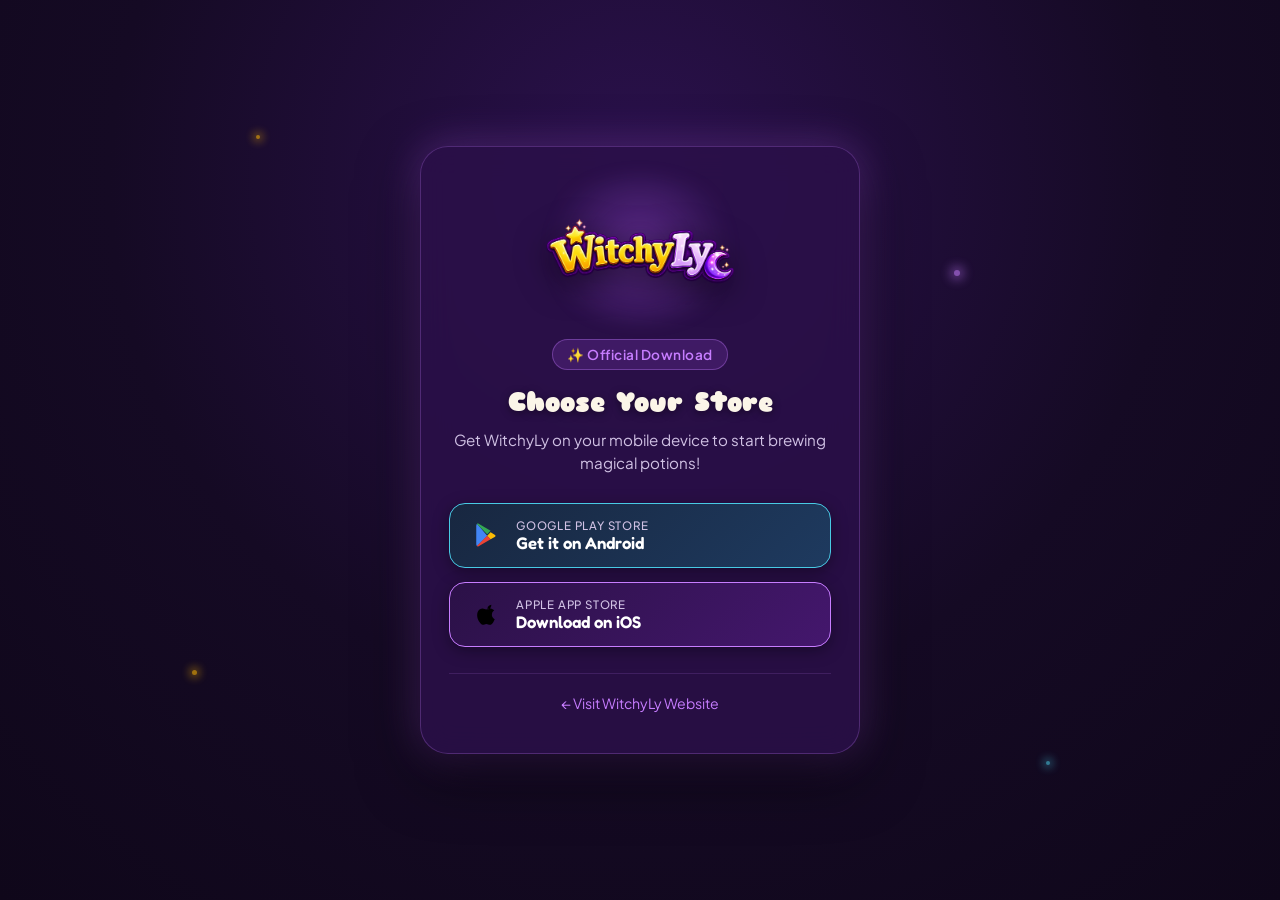
<file: app/index.html>
<!DOCTYPE html>
<html lang="en">
<head>
  <meta charset="UTF-8">
  <meta name="viewport" content="width=device-width, initial-scale=1.0">
  <title>Get WitchyLy — Mobile Game Download</title>
  <meta name="description" content="Download WitchyLy on iOS or Android. Catch falling ingredients, brew potions, explore 8 magical rooms and master 80 levels.">
  <meta name="robots" content="noindex, follow">
  <link rel="canonical" href="https://witchyly.com/app">

  <!-- Open Graph / Social Media Preview -->
  <meta property="og:type" content="website">
  <meta property="og:url" content="https://witchyly.com/app">
  <meta property="og:title" content="Get WitchyLy — Play on iOS & Android">
  <meta property="og:description" content="Enter the magical world of WitchyLy! Available now on Android (Google Play) and iOS (Apple App Store).">
  <meta property="og:image" content="https://witchyly.com/assets/screenshots/app_icon_hero.jpg">
  <meta property="og:site_name" content="WitchyLy">

  <!-- Twitter / X Card -->
  <meta name="twitter:card" content="summary_large_image">
  <meta name="twitter:url" content="https://witchyly.com/app">
  <meta name="twitter:title" content="Get WitchyLy — Play on iOS & Android">
  <meta name="twitter:description" content="Enter the magical world of WitchyLy! Available now on Android (Google Play) and iOS (Apple App Store).">
  <meta name="twitter:image" content="https://witchyly.com/assets/screenshots/app_icon_hero.jpg">

  <!-- Favicons -->
  <link rel="icon" type="image/png" sizes="32x32" href="../assets/logo/favicon-32.png">
  <link rel="icon" type="image/png" sizes="192x192" href="../assets/logo/favicon-192.png">
  <link rel="apple-touch-icon" sizes="180x180" href="../assets/logo/apple-touch-icon.png">

  <!-- Typography -->
  <link rel="preconnect" href="https://fonts.googleapis.com">
  <link rel="preconnect" href="https://fonts.gstatic.com" crossorigin>
  <link href="https://fonts.googleapis.com/css2?family=Fredoka:wght@500;600;700&family=Plus+Jakarta+Sans:wght@400;500;600;700&family=Sniglet:wght@400;800&display=swap" rel="stylesheet">

  <script>
    // Configuration: Official Store Links
    const GOOGLE_PLAY_URL = 'https://play.google.com/store/apps/details?id=com.vespera.witchyly';
    const APPLE_STORE_URL = 'https://apps.apple.com/app/witchyly-witch-potion-maker/id6806779225';

    // Device & Platform Detection
    function getTargetUrl() {
      const urlParams = new URLSearchParams(window.location.search);
      const forced = (urlParams.get('platform') || urlParams.get('store') || urlParams.get('os') || '').toLowerCase();

      if (forced === 'android' || forced === 'google' || forced === 'play') {
        return { target: GOOGLE_PLAY_URL, platform: 'android' };
      }
      if (forced === 'apple' || forced === 'ios' || forced === 'iphone' || forced === 'ipad' || forced === 'mac') {
        return { target: APPLE_STORE_URL, platform: 'apple' };
      }

      const ua = (navigator.userAgent || navigator.vendor || window.opera || '');
      const platform = ((navigator.userAgentData && navigator.userAgentData.platform) || navigator.platform || '');

      // Check Android phone / tablet
      const isAndroid = /android/i.test(ua) || /android/i.test(platform);
      if (isAndroid) {
        return { target: GOOGLE_PLAY_URL, platform: 'android' };
      }

      // Check Apple device (iPhone, iPad, iPod, Mac/macOS, iPadOS)
      const isIOS = /iphone|ipad|ipod/i.test(ua);
      const isIPadOS = (platform === 'MacIntel' || /macintosh/i.test(ua)) && (navigator.maxTouchPoints > 1);
      const isMac = /macintosh|mac os x/i.test(ua) || /mac/i.test(platform);

      if (isIOS || isIPadOS || isMac) {
        return { target: APPLE_STORE_URL, platform: 'apple' };
      }

      return { target: null, platform: 'other' };
    }

    // Execute instant redirection if Android or Apple device
    const detected = getTargetUrl();
    if (detected.target) {
      window.location.replace(detected.target);
    }
  </script>

  <style>
    :root {
      --bg-darkest: #0f071a;
      --bg-deep: #190a2a;
      --bg-surface: #24103c;
      --bg-card: rgba(43, 16, 73, 0.85);
      --accent-gold: #ffb703;
      --accent-gold-hover: #ffca3a;
      --accent-purple-light: #c77dff;
      --accent-purple-vibrant: #9d4edd;
      --accent-purple-glow: rgba(157, 78, 221, 0.45);
      --accent-cyan: #48cae4;
      --text-white: #ffffff;
      --text-cream: #fbf5e8;
      --text-muted: #d0c1e4;
      --border-subtle: rgba(199, 125, 255, 0.25);
    }

    * {
      box-sizing: border-box;
      margin: 0;
      padding: 0;
    }

    body {
      min-height: 100vh;
      display: flex;
      align-items: center;
      justify-content: center;
      font-family: 'Plus Jakarta Sans', system-ui, -apple-system, sans-serif;
      background: radial-gradient(circle at 50% 20%, #2b114d 0%, #150a24 55%, var(--bg-darkest) 100%);
      color: var(--text-white);
      padding: 24px 16px;
      overflow-x: hidden;
      position: relative;
    }

    /* Ambient Magical Sparkles */
    .magic-backdrop {
      position: fixed;
      inset: 0;
      pointer-events: none;
      z-index: 0;
      overflow: hidden;
    }

    .sparkle {
      position: absolute;
      width: 4px;
      height: 4px;
      border-radius: 50%;
      background: var(--accent-gold);
      box-shadow: 0 0 10px 2px var(--accent-gold);
      opacity: 0.6;
      animation: float-sparkle 6s infinite ease-in-out;
    }

    .sparkle:nth-child(1) { top: 15%; left: 20%; animation-delay: 0s; }
    .sparkle:nth-child(2) { top: 30%; right: 25%; animation-delay: 1.5s; width: 6px; height: 6px; background: var(--accent-purple-light); box-shadow: 0 0 12px 3px var(--accent-purple-light); }
    .sparkle:nth-child(3) { bottom: 25%; left: 15%; animation-delay: 3s; width: 5px; height: 5px; }
    .sparkle:nth-child(4) { bottom: 15%; right: 18%; animation-delay: 4.5s; background: var(--accent-cyan); box-shadow: 0 0 10px 2px var(--accent-cyan); }

    @keyframes float-sparkle {
      0%, 100% { transform: translateY(0) scale(0.8); opacity: 0.3; }
      50% { transform: translateY(-20px) scale(1.3); opacity: 0.9; }
    }

    .card {
      position: relative;
      z-index: 1;
      width: 100%;
      max-width: 440px;
      background: var(--bg-card);
      border: 1.5px solid var(--border-subtle);
      border-radius: 28px;
      padding: 40px 28px;
      text-align: center;
      backdrop-filter: blur(16px);
      -webkit-backdrop-filter: blur(16px);
      box-shadow: 0 20px 60px rgba(0, 0, 0, 0.6), 0 0 40px var(--accent-purple-glow);
      animation: card-appear 0.4s ease-out;
    }

    @keyframes card-appear {
      from { opacity: 0; transform: translateY(16px) scale(0.98); }
      to { opacity: 1; transform: translateY(0) scale(1); }
    }

    .logo-wrap {
      display: inline-block;
      margin-bottom: 24px;
      position: relative;
    }

    .logo-wrap::after {
      content: '';
      position: absolute;
      inset: -12px;
      border-radius: 50%;
      background: radial-gradient(circle, var(--accent-purple-glow) 0%, transparent 70%);
      z-index: -1;
      filter: blur(8px);
    }

    .logo-img {
      max-width: 190px;
      height: auto;
      display: block;
      margin: 0 auto;
      filter: drop-shadow(0 8px 16px rgba(0,0,0,0.5));
    }

    .status-badge {
      display: inline-flex;
      align-items: center;
      gap: 8px;
      padding: 6px 14px;
      border-radius: 999px;
      background: rgba(157, 78, 221, 0.2);
      border: 1px solid rgba(199, 125, 255, 0.35);
      color: var(--accent-purple-light);
      font-size: 0.85rem;
      font-weight: 600;
      letter-spacing: 0.5px;
      margin-bottom: 16px;
    }

    .spinner {
      width: 14px;
      height: 14px;
      border: 2px solid rgba(199, 125, 255, 0.3);
      border-top-color: var(--accent-gold);
      border-radius: 50%;
      animation: spin 0.8s linear infinite;
    }

    @keyframes spin {
      to { transform: rotate(360deg); }
    }

    h1 {
      font-family: 'Sniglet', 'Fredoka', cursive;
      font-size: 1.65rem;
      color: var(--text-cream);
      margin-bottom: 10px;
      line-height: 1.25;
      text-shadow: 0 2px 8px rgba(0,0,0,0.4);
    }

    p.subtitle {
      font-size: 0.95rem;
      color: var(--text-muted);
      margin-bottom: 28px;
      line-height: 1.5;
    }

    .buttons-group {
      display: flex;
      flex-direction: column;
      gap: 14px;
    }

    .store-button {
      display: flex;
      align-items: center;
      gap: 14px;
      padding: 14px 20px;
      border-radius: 16px;
      text-decoration: none;
      transition: all 0.25s cubic-bezier(0.2, 0.8, 0.2, 1);
      cursor: pointer;
      border: 1.5px solid transparent;
      box-shadow: 0 4px 16px rgba(0, 0, 0, 0.35);
    }

    .store-button:hover,
    .store-button:focus-visible {
      transform: translateY(-2px) scale(1.02);
      outline: none;
    }

    .store-button-ios {
      background: linear-gradient(135deg, #2b1147 0%, #44176d 100%);
      border-color: var(--accent-purple-light);
    }

    .store-button-ios:hover {
      border-color: #e0aaff;
      box-shadow: 0 8px 24px rgba(157, 78, 221, 0.4);
    }

    .store-button-android {
      background: linear-gradient(135deg, #182740 0%, #1e3a5f 100%);
      border-color: var(--accent-cyan);
    }

    .store-button-android:hover {
      border-color: #90e0ef;
      box-shadow: 0 8px 24px rgba(72, 202, 228, 0.4);
    }

    .store-button-icon {
      width: 32px;
      height: 32px;
      flex-shrink: 0;
      display: flex;
      align-items: center;
      justify-content: center;
    }

    .store-button-icon img {
      width: 26px;
      height: 26px;
      display: block;
    }

    .store-button-texts {
      display: flex;
      flex-direction: column;
      align-items: flex-start;
      text-align: left;
    }

    .store-btn-subtitle {
      font-size: 0.72rem;
      text-transform: uppercase;
      letter-spacing: 0.8px;
      color: var(--text-muted);
      font-weight: 500;
    }

    .store-btn-title {
      font-family: 'Fredoka', sans-serif;
      font-size: 1.05rem;
      color: var(--text-white);
      font-weight: 600;
      line-height: 1.2;
    }

    .redirect-primary-btn {
      display: inline-block;
      width: 100%;
      background: linear-gradient(135deg, var(--accent-gold) 0%, #f77f00 100%);
      color: #1a0826;
      font-family: 'Fredoka', sans-serif;
      font-size: 1.05rem;
      font-weight: 700;
      padding: 15px 20px;
      border-radius: 16px;
      text-decoration: none;
      box-shadow: 0 6px 20px rgba(255, 183, 3, 0.4);
      transition: all 0.25s ease;
      margin-bottom: 14px;
    }

    .redirect-primary-btn:hover {
      transform: translateY(-2px);
      box-shadow: 0 8px 25px rgba(255, 183, 3, 0.6);
      background: linear-gradient(135deg, var(--accent-gold-hover) 0%, #ff8800 100%);
    }

    .footer-actions {
      margin-top: 26px;
      border-top: 1px solid rgba(199, 125, 255, 0.15);
      padding-top: 18px;
    }

    .footer-link {
      color: var(--accent-purple-light);
      font-size: 0.88rem;
      text-decoration: none;
      display: inline-flex;
      align-items: center;
      gap: 6px;
      transition: color 0.2s ease;
    }

    .footer-link:hover {
      color: #ffffff;
      text-decoration: underline;
    }
  </style>
</head>
<body>

  <div class="magic-backdrop" aria-hidden="true">
    <div class="sparkle"></div>
    <div class="sparkle"></div>
    <div class="sparkle"></div>
    <div class="sparkle"></div>
  </div>

  <main class="card" role="main">
    <div class="logo-wrap">
      <img src="../assets/logo/witchyly_logo.png" alt="WitchyLy Logo" class="logo-img" width="190" height="70">
    </div>

    <!-- Active Redirection State (Mobile detected) -->
    <div id="redirect-state" style="display: none;">
      <div class="status-badge">
        <span class="spinner" aria-hidden="true"></span>
        <span>Magic Link</span>
      </div>
      <h1 id="redirect-title">Opening Store...</h1>
      <p class="subtitle" id="redirect-message">
        Redirecting you to the download page. If it doesn't open in a few seconds, tap below:
      </p>

      <a id="direct-store-btn" class="redirect-primary-btn" href="#">Continue to Store</a>

      <div class="footer-actions">
        <a href="../" class="footer-link">← Visit WitchyLy Website</a>
      </div>
    </div>

    <!-- Dual Choice State (Desktop or Unknown device) -->
    <div id="choice-state" style="display: none;">
      <div class="status-badge">
        <span>✨ Official Download</span>
      </div>
      <h1>Choose Your Store</h1>
      <p class="subtitle">
        Get WitchyLy on your mobile device to start brewing magical potions!
      </p>

      <div class="buttons-group">
        <!-- Google Play -->
        <a href="https://play.google.com/store/apps/details?id=com.vespera.witchyly"
           class="store-button store-button-android"
           id="btn-android"
           aria-label="Get it on Google Play">
          <span class="store-button-icon">
            <img src="../assets/icons/google_play_icon.svg" alt="Google Play icon" width="26" height="26">
          </span>
          <span class="store-button-texts">
            <span class="store-btn-subtitle">Google Play Store</span>
            <span class="store-btn-title">Get it on Android</span>
          </span>
        </a>

        <!-- Apple App Store -->
        <a href="https://apps.apple.com/app/witchyly-witch-potion-maker/id6806779225"
           class="store-button store-button-ios"
           id="btn-apple"
           aria-label="Download on the App Store">
          <span class="store-button-icon">
            <img src="../assets/icons/apple_icon.svg" alt="Apple icon" width="24" height="24">
          </span>
          <span class="store-button-texts">
            <span class="store-btn-subtitle">Apple App Store</span>
            <span class="store-btn-title">Download on iOS</span>
          </span>
        </a>
      </div>

      <div class="footer-actions">
        <a href="../" class="footer-link">← Visit WitchyLy Website</a>
      </div>
    </div>

    <noscript>
      <div style="margin-top: 16px;">
        <h1 style="font-size: 1.4rem;">Download WitchyLy</h1>
        <p class="subtitle">Please select your device platform:</p>
        <div class="buttons-group">
          <a href="https://play.google.com/store/apps/details?id=com.vespera.witchyly" class="store-button store-button-android">
            <span class="store-button-icon">
              <img src="../assets/icons/google_play_icon.svg" alt="Google Play icon" width="26" height="26">
            </span>
            <span class="store-button-texts">
              <span class="store-btn-subtitle">Google Play Store</span>
              <span class="store-btn-title">Get it on Android</span>
            </span>
          </a>
          <a href="https://apps.apple.com/app/witchyly-witch-potion-maker/id6806779225" class="store-button store-button-ios">
            <span class="store-button-icon">
              <img src="../assets/icons/apple_icon.svg" alt="Apple icon" width="24" height="24">
            </span>
            <span class="store-button-texts">
              <span class="store-btn-subtitle">Apple App Store</span>
              <span class="store-btn-title">Download on iOS</span>
            </span>
          </a>
        </div>
      </div>
    </noscript>
  </main>

  <script>
    // Setup UI according to detected platform
    (function renderState() {
      const redirectState = document.getElementById('redirect-state');
      const choiceState = document.getElementById('choice-state');
      const directBtn = document.getElementById('direct-store-btn');
      const redirectTitle = document.getElementById('redirect-title');
      const redirectMsg = document.getElementById('redirect-message');

      if (detected.target) {
        redirectState.style.display = 'block';
        directBtn.href = detected.target;

        if (detected.platform === 'android') {
          redirectTitle.textContent = 'Opening Google Play...';
          directBtn.textContent = 'Open Google Play Store';
          redirectMsg.textContent = 'Redirecting to WitchyLy on Google Play. If the store did not open, tap below:';
        } else if (detected.platform === 'apple') {
          redirectTitle.textContent = 'Opening Apple Store...';
          directBtn.textContent = 'Open Apple App Store';
          redirectMsg.textContent = 'Redirecting to WitchyLy on iOS. If the store did not open, tap below:';
        }
      } else {
        choiceState.style.display = 'block';
      }
    })();
  </script>
</body>
</html>
</file>
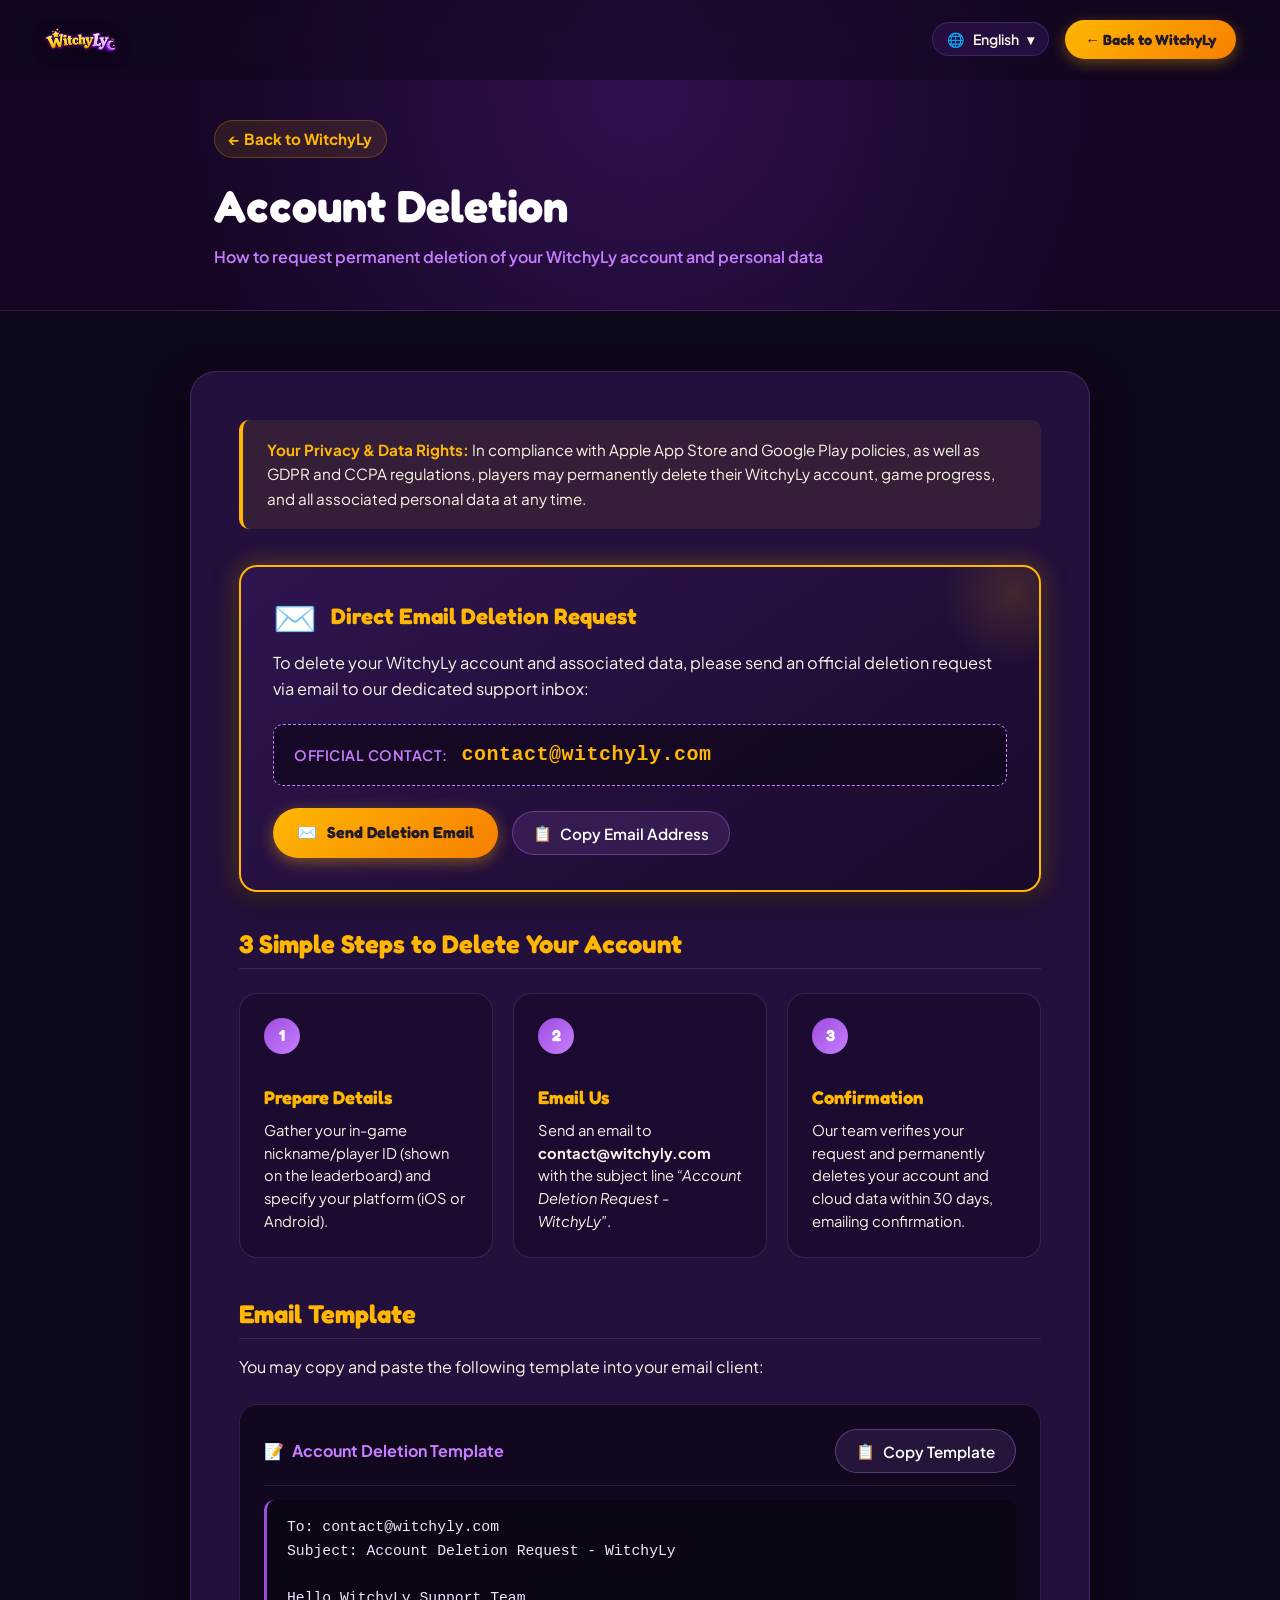
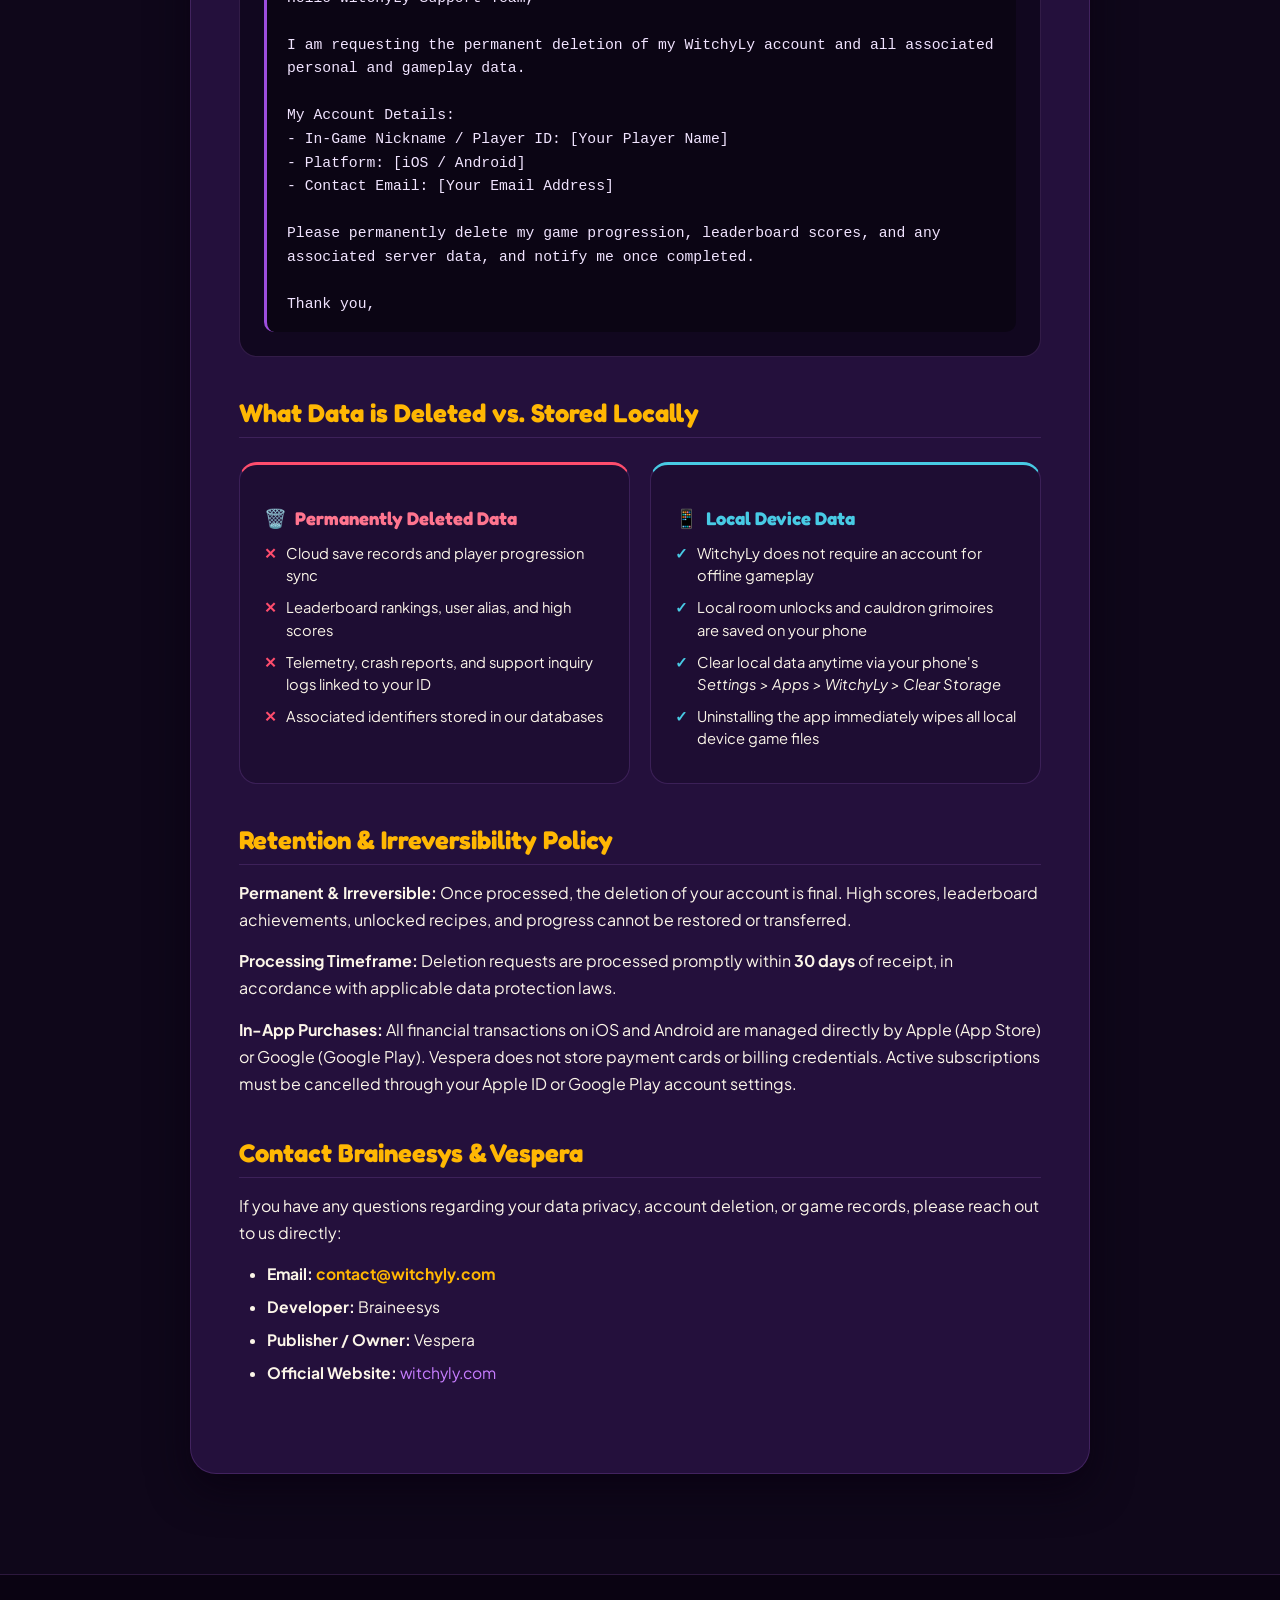
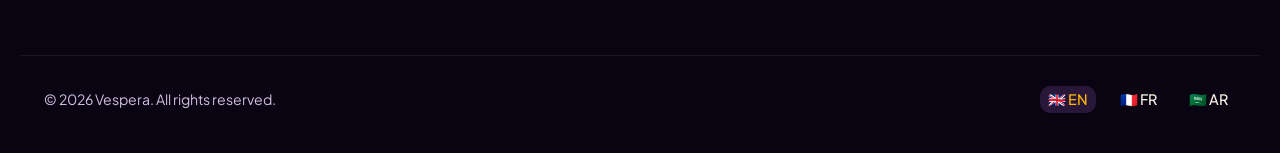
<file: deleteacc/index.html>
<!DOCTYPE html>
<html lang="en" dir="ltr">
<head>
  <meta charset="UTF-8">
  <meta name="viewport" content="width=device-width, initial-scale=1.0">
  <title data-i18n="legal.deleteacc_page_title">Account Deletion — WitchyLy (Vespera)</title>
  <meta name="description" data-i18n="legal.deleteacc_subtitle" content="How to request permanent deletion of your WitchyLy account and personal data.">
  <meta name="robots" content="index, follow">
  <link rel="canonical" href="https://witchyly.com/deleteacc">

  <!-- Favicons -->
  <link rel="icon" type="image/png" sizes="32x32" href="../assets/logo/favicon-32.png">
  <link rel="apple-touch-icon" sizes="180x180" href="../assets/logo/apple-touch-icon.png">

  <!-- Google Fonts -->
  <link rel="preconnect" href="https://fonts.googleapis.com">
  <link rel="preconnect" href="https://fonts.gstatic.com" crossorigin>
  <link href="https://fonts.googleapis.com/css2?family=Cairo:wght@600;700;800&family=Fredoka:wght@500;600;700&family=Plus+Jakarta+Sans:wght@400;500;600;700&family=Tajawal:wght@400;500;700&display=swap" rel="stylesheet">

  <!-- Stylesheets -->
  <link rel="stylesheet" href="../css/style.css">
  <link rel="stylesheet" href="../css/responsive.css">
  <link rel="stylesheet" href="../css/legal.css">

  <style>
    .lang-content { display: none; }
    html[lang="en"] .lang-content-en { display: block; }
    html[lang="fr"] .lang-content-fr { display: block; }
    html[lang="ar"] .lang-content-ar { display: block; }
  </style>
</head>
<body>

  <!-- Site Nav Header -->
  <header class="site-nav" id="main-nav">
    <div class="container nav-container">
      <a href="../index.html" class="nav-brand" aria-label="WitchyLy Home">
        <img src="../assets/logo/witchyly_logo.png" alt="WitchyLy Logo" class="nav-logo-img">
      </a>

      <div class="nav-actions">
        <!-- Language Selector -->
        <div class="lang-dropdown">
          <button class="lang-dropdown-trigger" aria-haspopup="true" aria-expanded="false" aria-label="Select Language">
            <span>🌐</span>
            <span class="current-lang-label">English</span>
            <span>▾</span>
          </button>
          <div class="lang-dropdown-menu" role="menu">
            <button class="lang-option active" data-lang="en" role="menuitem">🇬🇧 English</button>
            <button class="lang-option" data-lang="fr" role="menuitem">🇫🇷 Français</button>
            <button class="lang-option" data-lang="ar" role="menuitem">🇸🇦 العربية</button>
          </div>
        </div>

        <a href="../index.html" class="btn-nav-download" data-i18n="legal.back_home">← Back to WitchyLy</a>
      </div>
    </div>
  </header>

  <!-- Page Banner Header -->
  <section class="legal-page-header">
    <div class="container legal-header-container">
      <a href="../index.html" class="legal-back-link" data-i18n="legal.back_home">← Back to WitchyLy</a>
      <h1 class="legal-doc-title" data-i18n="legal.deleteacc_title">Account Deletion</h1>
      <div class="legal-doc-date" data-i18n="legal.deleteacc_subtitle">How to request permanent deletion of your WitchyLy account and personal data</div>
    </div>
  </section>

  <!-- Main Content -->
  <main class="legal-content-section">
    <div class="container legal-doc-body">

      <!-- ====================================================================
           ENGLISH VERSION
           ==================================================================== -->
      <div class="lang-content lang-content-en">

        <div class="legal-callout-box">
          <strong>Your Privacy &amp; Data Rights:</strong> In compliance with Apple App Store and Google Play policies, as well as GDPR and CCPA regulations, players may permanently delete their WitchyLy account, game progress, and all associated personal data at any time.
        </div>

        <!-- Prominent Deletion Action Card -->
        <div class="deletion-action-card">
          <div class="action-card-header">
            <span class="action-card-icon">✉️</span>
            <h2 class="action-card-title">Direct Email Deletion Request</h2>
          </div>
          <p class="action-card-desc">
            To delete your WitchyLy account and associated data, please send an official deletion request via email to our dedicated support inbox:
          </p>

          <div class="action-email-box">
            <span class="action-email-label">Official Contact:</span>
            <span class="action-email-address" id="email-address-en">contact@witchyly.com</span>
          </div>

          <div class="action-buttons-group">
            <a href="mailto:contact@witchyly.com?subject=Account%20Deletion%20Request%20-%20WitchyLy&body=Hello%20WitchyLy%20Support%20Team%2C%0A%0AI%20would%20like%20to%20request%20the%20permanent%20deletion%20of%20my%20WitchyLy%20account%20and%20all%20associated%20data.%0A%0AAccount%20Details%3A%0A-%20Player%20Nickname%20%2F%20ID%3A%20%0A-%20Platform%20(iOS%20or%20Android)%3A%20%0A-%20Registered%20Email%20(if%20any)%3A%20%0A%0APlease%20confirm%20once%20my%20data%20has%20been%20permanently%20purged.%0A%0AThank%20you!" class="btn-action-primary">
              <span>✉️</span>
              <span>Send Deletion Email</span>
            </a>
            <button type="button" class="btn-action-secondary btn-copy-email" data-email="contact@witchyly.com">
              <span>📋</span>
              <span class="btn-copy-label">Copy Email Address</span>
            </button>
            <span class="copy-feedback-toast" id="copy-toast-en">✨ Copied to clipboard!</span>
          </div>
        </div>

        <!-- Steps to Delete -->
        <div class="legal-section-block">
          <h2>3 Simple Steps to Delete Your Account</h2>
          <div class="steps-grid">
            <div class="step-card">
              <span class="step-badge">1</span>
              <h3>Prepare Details</h3>
              <p>Gather your in-game nickname/player ID (shown on the leaderboard) and specify your platform (iOS or Android).</p>
            </div>
            <div class="step-card">
              <span class="step-badge">2</span>
              <h3>Email Us</h3>
              <p>Send an email to <strong>contact@witchyly.com</strong> with the subject line <em>“Account Deletion Request - WitchyLy”</em>.</p>
            </div>
            <div class="step-card">
              <span class="step-badge">3</span>
              <h3>Confirmation</h3>
              <p>Our team verifies your request and permanently deletes your account and cloud data within 30 days, emailing confirmation.</p>
            </div>
          </div>
        </div>

        <!-- Ready-to-use Template -->
        <div class="legal-section-block">
          <h2>Email Template</h2>
          <p>You may copy and paste the following template into your email client:</p>
          <div class="template-box-wrapper">
            <div class="template-box-header">
              <span class="template-box-title"><span>📝</span> Account Deletion Template</span>
              <button type="button" class="btn-action-secondary btn-copy-template" data-template-id="template-text-en">
                <span>📋</span>
                <span>Copy Template</span>
              </button>
            </div>
            <pre class="template-code-content" id="template-text-en">To: contact@witchyly.com
Subject: Account Deletion Request - WitchyLy

Hello WitchyLy Support Team,

I am requesting the permanent deletion of my WitchyLy account and all associated personal and gameplay data.

My Account Details:
- In-Game Nickname / Player ID: [Your Player Name]
- Platform: [iOS / Android]
- Contact Email: [Your Email Address]

Please permanently delete my game progression, leaderboard scores, and any associated server data, and notify me once completed.

Thank you,</pre>
          </div>
        </div>

        <!-- What Data is Deleted vs Local Storage -->
        <div class="legal-section-block">
          <h2>What Data is Deleted vs. Stored Locally</h2>
          <div class="data-scope-grid">
            <div class="data-scope-card deleted">
              <h3><span>🗑️</span> Permanently Deleted Data</h3>
              <ul>
                <li>Cloud save records and player progression sync</li>
                <li>Leaderboard rankings, user alias, and high scores</li>
                <li>Telemetry, crash reports, and support inquiry logs linked to your ID</li>
                <li>Associated identifiers stored in our databases</li>
              </ul>
            </div>
            <div class="data-scope-card local">
              <h3><span>📱</span> Local Device Data</h3>
              <ul>
                <li>WitchyLy does not require an account for offline gameplay</li>
                <li>Local room unlocks and cauldron grimoires are saved on your phone</li>
                <li>Clear local data anytime via your phone's <em>Settings &gt; Apps &gt; WitchyLy &gt; Clear Storage</em></li>
                <li>Uninstalling the app immediately wipes all local device game files</li>
              </ul>
            </div>
          </div>
        </div>

        <!-- Important Policies -->
        <div class="legal-section-block">
          <h2>Retention &amp; Irreversibility Policy</h2>
          <p><strong>Permanent &amp; Irreversible:</strong> Once processed, the deletion of your account is final. High scores, leaderboard achievements, unlocked recipes, and progress cannot be restored or transferred.</p>
          <p><strong>Processing Timeframe:</strong> Deletion requests are processed promptly within <strong>30 days</strong> of receipt, in accordance with applicable data protection laws.</p>
          <p><strong>In-App Purchases:</strong> All financial transactions on iOS and Android are managed directly by Apple (App Store) or Google (Google Play). Vespera does not store payment cards or billing credentials. Active subscriptions must be cancelled through your Apple ID or Google Play account settings.</p>
        </div>

        <div class="legal-section-block">
          <h2>Contact Braineesys &amp; Vespera</h2>
          <p>If you have any questions regarding your data privacy, account deletion, or game records, please reach out to us directly:</p>
          <ul>
            <li><strong>Email:</strong> <a href="mailto:contact@witchyly.com" style="color: var(--accent-gold); font-weight: 700;">contact@witchyly.com</a></li>
            <li><strong>Developer:</strong> Braineesys</li>
            <li><strong>Publisher / Owner:</strong> Vespera</li>
            <li><strong>Official Website:</strong> <a href="https://witchyly.com" style="color: var(--accent-purple-light);">witchyly.com</a></li>
          </ul>
        </div>

      </div>

      <!-- ====================================================================
           FRENCH VERSION (FRANÇAIS)
           ==================================================================== -->
      <div class="lang-content lang-content-fr">

        <div class="legal-callout-box">
          <strong>Vos droits et confidentialité :</strong> Conformément aux exigences de l'Apple App Store, du Google Play Store et aux réglementations RGPD, les joueurs peuvent demander à tout moment la suppression définitive de leur compte WitchyLy, de leur progression et de l'ensemble de leurs données personnelles.
        </div>

        <!-- Prominent Deletion Action Card FR -->
        <div class="deletion-action-card">
          <div class="action-card-header">
            <span class="action-card-icon">✉️</span>
            <h2 class="action-card-title">Demande de suppression directe par e-mail</h2>
          </div>
          <p class="action-card-desc">
            Pour supprimer votre compte WitchyLy et toutes vos données associées, veuillez envoyer une demande officielle par e-mail à notre support dédié :
          </p>

          <div class="action-email-box">
            <span class="action-email-label">Contact officiel :</span>
            <span class="action-email-address">contact@witchyly.com</span>
          </div>

          <div class="action-buttons-group">
            <a href="mailto:contact@witchyly.com?subject=Demande%20de%20suppression%20de%20compte%20-%20WitchyLy&body=Bonjour%20l%27%C3%A9quipe%20WitchyLy%2C%0A%0AJe%20souhaite%20demander%20la%20suppression%20d%C3%A9finitive%20de%20mon%20compte%20WitchyLy%20et%20de%20toutes%20mes%20donn%C3%A9es%20associ%C3%A9es.%0A%0AInformations%20sur%20le%20compte%20%3A%0A-%20Pseudo%20en%20jeu%20%2F%20Identifiant%20%3A%20%0A-%20Plateforme%20(iOS%20ou%20Android)%20%3A%20%0A-%20Adresse%20e-mail%20de%20contact%20%3A%20%0A%0AMerci%20de%20bien%20vouloir%20me%20confirmer%20la%20suppression%20d%C3%A8s%20qu%27elle%20sera%20effectu%C3%A9e.%0A%0ACordialement%2C" class="btn-action-primary">
              <span>✉️</span>
              <span>Envoyer l'e-mail de suppression</span>
            </a>
            <button type="button" class="btn-action-secondary btn-copy-email" data-email="contact@witchyly.com">
              <span>📋</span>
              <span class="btn-copy-label">Copier l'adresse e-mail</span>
            </button>
            <span class="copy-feedback-toast" id="copy-toast-fr">✨ Adresse copiée !</span>
          </div>
        </div>

        <!-- Steps to Delete FR -->
        <div class="legal-section-block">
          <h2>3 étapes simples pour supprimer votre compte</h2>
          <div class="steps-grid">
            <div class="step-card">
              <span class="step-badge">1</span>
              <h3>Préparez vos informations</h3>
              <p>Indiquez votre pseudo de joueur (visible sur le classement) ainsi que votre plateforme (iOS ou Android).</p>
            </div>
            <div class="step-card">
              <span class="step-badge">2</span>
              <h3>Envoyez un e-mail</h3>
              <p>Envoyez un message à <strong>contact@witchyly.com</strong> avec pour objet <em>« Demande de suppression de compte - WitchyLy »</em>.</p>
            </div>
            <div class="step-card">
              <span class="step-badge">3</span>
              <h3>Confirmation</h3>
              <p>Notre équipe valide votre demande et supprime définitivement votre compte sous 30 jours, avec confirmation par e-mail.</p>
            </div>
          </div>
        </div>

        <!-- Ready-to-use Template FR -->
        <div class="legal-section-block">
          <h2>Modèle d'e-mail à copier</h2>
          <p>Vous pouvez copier et coller le modèle suivant dans votre boîte de messagerie :</p>
          <div class="template-box-wrapper">
            <div class="template-box-header">
              <span class="template-box-title"><span>📝</span> Modèle de suppression de compte</span>
              <button type="button" class="btn-action-secondary btn-copy-template" data-template-id="template-text-fr">
                <span>📋</span>
                <span>Copier le modèle</span>
              </button>
            </div>
            <pre class="template-code-content" id="template-text-fr">À : contact@witchyly.com
Objet : Demande de suppression de compte - WitchyLy

Bonjour l'équipe support WitchyLy,

Je demande par la présente la suppression définitive de mon compte WitchyLy ainsi que de toutes mes données personnelles et données de jeu associées.

Informations de mon compte :
- Pseudo en jeu / Identifiant : [Votre nom de joueur]
- Plateforme : [iOS / Android]
- Adresse e-mail de contact : [Votre adresse e-mail]

Merci de bien vouloir purger définitivement ma progression, mes scores du classement et mes données de serveur, et de me confirmer cette action par e-mail.

Cordialement,</pre>
          </div>
        </div>

        <!-- What Data is Deleted vs Local Storage FR -->
        <div class="legal-section-block">
          <h2>Données supprimées vs Données locales</h2>
          <div class="data-scope-grid">
            <div class="data-scope-card deleted">
              <h3><span>🗑️</span> Données supprimées définitivement</h3>
              <ul>
                <li>Sauvegardes dans le cloud et synchronisation de compte</li>
                <li>Position au classement des sorcières, pseudonyme et meilleurs scores</li>
                <li>Journaux de télémétrie, rapports d'anomalies et historique de support liés à votre compte</li>
                <li>Identifiants de profil stockés dans nos bases</li>
              </ul>
            </div>
            <div class="data-scope-card local">
              <h3><span>📱</span> Données locales de l'appareil</h3>
              <ul>
                <li>WitchyLy ne requiert aucun compte obligatoire pour jouer hors ligne</li>
                <li>Les pièces débloquées et recettes du grimoire sont conservées sur votre smartphone</li>
                <li>Effaçables à tout moment via <em>Paramètres &gt; Applications &gt; WitchyLy &gt; Vider le stockage</em></li>
                <li>La désinstallation de l'application supprime immédiatement tous les fichiers locaux</li>
              </ul>
            </div>
          </div>
        </div>

        <!-- Important Policies FR -->
        <div class="legal-section-block">
          <h2>Délais et caractère irréversible</h2>
          <p><strong>Irréversible et définitif :</strong> Une fois la suppression effectuée, votre progression, vos scores, vos pièces d'or et vos recettes de potions ne pourront en aucun cas être restaurés ou transférés.</p>
          <p><strong>Délai de traitement :</strong> Les demandes de suppression sont traitées dans un délai maximal de <strong>30 jours</strong> à compter de leur réception, conformément à la législation en vigueur (RGPD).</p>
          <p><strong>Achats intégrés :</strong> Les transactions d'achat sont gérées directement par Apple (App Store) ou Google (Google Play). Vespera ne stocke aucune coordonnée bancaire. Les abonnements doivent être gérés via les paramètres de votre compte Apple ou Google.</p>
        </div>

        <div class="legal-section-block">
          <h2>Contact Braineesys &amp; Vespera</h2>
          <p>Pour toute question relative à vos données ou à la suppression de votre compte :</p>
          <ul>
            <li><strong>E-mail :</strong> <a href="mailto:contact@witchyly.com" style="color: var(--accent-gold); font-weight: 700;">contact@witchyly.com</a></li>
            <li><strong>Développeur :</strong> Braineesys</li>
            <li><strong>Éditeur / Propriétaire :</strong> Vespera</li>
            <li><strong>Site officiel :</strong> <a href="https://witchyly.com" style="color: var(--accent-purple-light);">witchyly.com</a></li>
          </ul>
        </div>

      </div>

      <!-- ====================================================================
           ARABIC VERSION (العربية - RTL)
           ==================================================================== -->
      <div class="lang-content lang-content-ar">

        <div class="legal-callout-box">
          <strong>حقوق الخصوصية وحماية البيانات:</strong> وفقاً لمتطلبات متجري Apple App Store و Google Play، ولائحة حماية البيانات العامة (GDPR)، يحق لجميع اللاعبين طلب الحذف الدائم والنهائي لحساباتهم وتقدمهم في لعبة WitchyLy وكافة بياناتهم الشخصية في أي وقت.
        </div>

        <!-- Prominent Deletion Action Card AR -->
        <div class="deletion-action-card">
          <div class="action-card-header">
            <span class="action-card-icon">✉️</span>
            <h2 class="action-card-title">طلب حذف الحساب المباشر عبر البريد الإلكتروني</h2>
          </div>
          <p class="action-card-desc">
            لحذف حسابك في لعبة WitchyLy ومسح جميع بياناتك المرتبطة به نهائياً، يرجى إرسال طلب رسمي عبر البريد الإلكتروني إلى فريق الدعم المخصص:
          </p>

          <div class="action-email-box">
            <span class="action-email-label">البريد الإلكتروني المخصص:</span>
            <span class="action-email-address">contact@witchyly.com</span>
          </div>

          <div class="action-buttons-group">
            <a href="mailto:contact@witchyly.com?subject=%D8%B7%D9%84%D8%A8%20%D8%AD%D8%B0%D9%81%20%D8%A7%D9%84%D8%AD%D8%B3%D8%A7%D8%A8%20-%20WitchyLy&body=%D9%85%D8%B1%D8%AD%D8%A8%D8%A7%D9%8B%20%D9%81%D8%B1%D9%8A%D9%82%20%D8%AF%D8%B9%D9%85%20WitchyLy%D8%8C%0A%0A%D8%A3%D8%B1%D8%BA%D8%A8%20%D9%81%D9%8A%20%D8%B7%D9%84%D8%A8%20%D8%A7%D9%84%D8%AD%D8%B0%D9%81%20%D8%A7%D9%84%D9%86%D9%87%D8%A7%D8%A6%D9%8A%20%D9%84%D8%AD%D8%B3%D8%A7%D8%A8%D9%8A%20%D9%88%D8%AC%D9%85%D9%8A%D8%B9%20%D8%A7%D9%84%D8%A8%D9%8A%D8%A7%D9%86%D8%A7%D8%AA%20%D8%A7%D9%84%D8%B4%D8%AE%D8%B5%D9%8A%D8%A9%20%D9%88%D8%A8%D9%8A%D8%A7%D9%86%D8%A7%D8%AA%20%D8%A7%D9%84%D9%84%D8%B9%D8%A8%D8%A9%20%D8%A7%D9%84%D9%85%D8%B1%D8%AA%D8%A8%D8%B7%D8%A9%20%D8%A8%D9%87.%0A%0A%D8%A8%D9%8A%D8%A7%D9%86%D8%A7%D8%AA%20%D8%A7%D9%84%D8%AD%D8%B3%D8%A7%D8%A8%3A%0A-%20%D8%A7%D9%84%D8%A7%D8%Bro%D9%85%20%D8%A7%D9%84%D9%85%D8%B3%D8%AA%D8%B9%D8%A7%D8%B1%20%D9%81%D9%8A%20%D8%A7%D9%84%D9%84%D8%B9%D8%A8%D8%A9%20%2F%20%D9%85%D8%B9%D8%B1%D9%81%20%D8%A7%D9%84%D9%84%D8%A7%D8%B9%D8%A8%3A%20%0A-%20%D9%86%D8%B8%D8%A7%D9%85%20%D8%A7%D9%84%D8%AA%D8%B4%D8%BA%D9%8A%D9%84%20(iOS%20%D8%A3%D9%88%20Android)%3A%20%0A-%20%D8%A7%D9%84%D8%A8%D8%B1%D9%8A%D8%AF%20%D8%A7%D9%84%D8%A5%D9%84%D9%83%D8%AA%D8%B1%D9%88%D9%86%D9%8A%20%D9%84%D9%84%D8%AA%D9%88%D8%A7%D8%B5%D9%84%3A%20%0A%0A%D9%8A%D8%B1%D8%AC%D9%89%20%D8%AA%D8%A3%D9%83%D9%8A%D8%AF%20%D8%A7%D9%84%D8%AD%D8%B0%D9%81%20%D8%A8%D8%B9%D8%AF%20%D8%A7%D9%83%D8%AA%D9%85%D8%A7%D9%84%D9%87.%0A%0A%D8%B4%D9%83%D8%B1%D8%A7%D9%8B%20%D9%84%D9%83%D9%85!" class="btn-action-primary">
              <span>✉️</span>
              <span>إرسال بريد طلب الحذف</span>
            </a>
            <button type="button" class="btn-action-secondary btn-copy-email" data-email="contact@witchyly.com">
              <span>📋</span>
              <span class="btn-copy-label">نسخ البريد الإلكتروني</span>
            </button>
            <span class="copy-feedback-toast" id="copy-toast-ar">✨ تم نسخ البريد بنجاح!</span>
          </div>
        </div>

        <!-- Steps AR -->
        <div class="legal-section-block">
          <h2>3 خطوات بسيطة لحذف حسابك</h2>
          <div class="steps-grid">
            <div class="step-card">
              <span class="step-badge">1</span>
              <h3>تجهيز البيانات</h3>
              <p>جهّز اسمك المستعار في اللعبة (الظاهر في لوحة الصدارة) وحدد نوع جهازك (iOS أو Android).</p>
            </div>
            <div class="step-card">
              <span class="step-badge">2</span>
              <h3>إرسال الرسالة</h3>
              <p>أرسل بريداً إلكترونياً إلى <strong>contact@witchyly.com</strong> بعنوان <em>«طلب حذف حساب - WitchyLy»</em>.</p>
            </div>
            <div class="step-card">
              <span class="step-badge">3</span>
              <h3>التأكيد والحذف</h3>
              <p>يتحقق فريقنا من طلبك ويقوم بحذف بياناتك وحسابك نهائياً خلال 30 يوماً مع إشعارك باكتمال الحذف.</p>
            </div>
          </div>
        </div>

        <!-- Template AR -->
        <div class="legal-section-block">
          <h2>نموذج البريد الإلكتروني الجاهز</h2>
          <p>يمكنك نسخ النص التالي ولصقه مباشرة في برنامج البريد الخاص بك:</p>
          <div class="template-box-wrapper">
            <div class="template-box-header">
              <span class="template-box-title"><span>📝</span> نموذج طلب الحذف</span>
              <button type="button" class="btn-action-secondary btn-copy-template" data-template-id="template-text-ar">
                <span>📋</span>
                <span>نسخ النموذج</span>
              </button>
            </div>
            <pre class="template-code-content" id="template-text-ar">إلى: contact@witchyly.com
الموضوع: طلب حذف حساب - WitchyLy

مرحباً فريق دعم WitchyLy،

أطلب بموجب هذا الحذف النهائي لحسابي في لعبة WitchyLy وجميع البيانات الشخصية وبيانات اللعبة المرتبطة به.

معلومات الحساب:
- الاسم المستعار في اللعبة / المعرّف: [اسمك في اللعبة]
- المنصة: [iOS / Android]
- البريد الإلكتروني للتواصل: [بريدك الإلكتروني]

يرجى حذف تقدمي باللعبة ونتائجي في لوحة الصدارة وبيانات الخادم نهائياً، وتأكيد ذلك عند اكتمال الإجراء.

مع خالص الشكر والتقدير،</pre>
          </div>
        </div>

        <!-- What Data is Deleted vs Local Storage AR -->
        <div class="legal-section-block">
          <h2>البيانات المحذوفة نهائياً مقابل البيانات المحلية</h2>
          <div class="data-scope-grid">
            <div class="data-scope-card deleted">
              <h3><span>🗑️</span> البيانات المحذوفة نهائياً</h3>
              <ul>
                <li>ملفات الحفظ والمزامنة السحابية الخاصة بالتقدم في اللعبة</li>
                <li>الترتيب في لوحة صدارة السحرة والاسم المستعار وأعلى الدرجات</li>
                <li>سجلات التشخيص وتقارير الأعطال وسجلات الدعم الفني المرتبطة بمعرفك</li>
                <li>جميع المعرّفات المحفوظة في قواعد بياناتنا</li>
              </ul>
            </div>
            <div class="data-scope-card local">
              <h3><span>📱</span> البيانات المخزنة محلياً على الهاتف</h3>
              <ul>
                <li>لعبة WitchyLy لا تلزم اللاعب بإنشاء حساب للاستمتاع باللعب دون اتصال</li>
                <li>الغرف المفتوحة ووصفات كتاب التعاويذ تُخزن محلياً على ذاكرة هاتفك</li>
                <li>يمكنك مسحها فوراً عبر <em>إعدادات الهاتف &gt; التطبيقات &gt; WitchyLy &gt; مسح التخزين</em></li>
                <li>إلغاء تثبيت اللعبة من الجهاز يحذف مباشرة كل الملفات المحلية المرتبطة بها</li>
              </ul>
            </div>
          </div>
        </div>

        <!-- Important Policies AR -->
        <div class="legal-section-block">
          <h2>المهلة والأثر النهائي للحذف</h2>
          <p><strong>حذف نهائي لا يمكن الرجوع عنه:</strong> بمجرد معالجة طلب الحذف، يصبح الإجراء نهائياً وغير قابل للاسترجاع. لا يمكن استعادة النقاط أو المراحل المفتوحة أو العملات السحرية بعد الحذف.</p>
          <p><strong>مدة معالجة الطلب:</strong> تتم معالجة طلبات الحذف في غضون <strong>30 يوماً</strong> كحد أقصى من تاريخ استلام الطلب، وفقاً للأنظمة الدولية لحماية البيانات.</p>
          <p><strong>المشتريات داخل التطبيق:</strong> تتم إدارة جميع المدفوعات عبر Apple (App Store) أو Google (Google Play). لا تخزن Vespera أي معلومات بطاقات دفع. يمكن إلغاء الاشتراكات عبر إعدادات حسابك في Apple أو Google.</p>
        </div>

        <div class="legal-section-block">
          <h2>معلومات التواصل مع Braineesys و Vespera</h2>
          <p>لأي استفسارات بخصوص خصوصية بياناتك أو إجراءات حذف الحساب:</p>
          <ul>
            <li><strong>البريد الإلكتروني:</strong> <a href="mailto:contact@witchyly.com" style="color: var(--accent-gold); font-weight: 700;">contact@witchyly.com</a></li>
            <li><strong>المطوّر:</strong> Braineesys</li>
            <li><strong>المالك / الناشر:</strong> Vespera</li>
            <li><strong>الموقع الرسمي:</strong> <a href="https://witchyly.com" style="color: var(--accent-purple-light);">witchyly.com</a></li>
          </ul>
        </div>

      </div>

    </div>
  </main>

  <!-- Footer -->
  <footer class="site-footer">
    <div class="container footer-bottom-bar">
      <div data-i18n="footer.copyright">© 2026 Vespera. All rights reserved.</div>
      <div style="display: flex; gap: 16px;">
        <button class="lang-option" data-lang="en" style="width: auto; padding: 4px 8px;">🇬🇧 EN</button>
        <button class="lang-option" data-lang="fr" style="width: auto; padding: 4px 8px;">🇫🇷 FR</button>
        <button class="lang-option" data-lang="ar" style="width: auto; padding: 4px 8px;">🇸🇦 AR</button>
      </div>
    </div>
  </footer>

  <script src="../js/i18n.js"></script>
  <script>
    // Copy helper functions
    function copyTextToClipboard(text, successCallback) {
      if (navigator.clipboard && window.isSecureContext) {
        navigator.clipboard.writeText(text).then(successCallback).catch(() => {
          fallbackCopyText(text, successCallback);
        });
      } else {
        fallbackCopyText(text, successCallback);
      }
    }

    function fallbackCopyText(text, successCallback) {
      const textArea = document.createElement("textarea");
      textArea.value = text;
      textArea.style.position = "fixed";
      textArea.style.left = "-999999px";
      textArea.style.top = "-999999px";
      document.body.appendChild(textArea);
      textArea.focus();
      textArea.select();
      try {
        document.execCommand('copy');
        if (successCallback) successCallback();
      } catch (err) {
        console.warn("Unable to copy", err);
      }
      document.body.removeChild(textArea);
    }

    // Attach copy email handlers
    document.querySelectorAll('.btn-copy-email').forEach(btn => {
      btn.addEventListener('click', () => {
        const email = btn.getAttribute('data-email') || 'contact@witchyly.com';
        copyTextToClipboard(email, () => {
          const currentLang = document.documentElement.lang || 'en';
          const toast = document.getElementById('copy-toast-' + currentLang) || document.getElementById('copy-toast-en');
          if (toast) {
            toast.classList.add('show');
            setTimeout(() => toast.classList.remove('show'), 2500);
          }
          const label = btn.querySelector('.btn-copy-label');
          if (label) {
            const original = label.textContent;
            label.textContent = currentLang === 'fr' ? 'Copié ! ✨' : (currentLang === 'ar' ? 'تم النسخ! ✨' : 'Copied! ✨');
            setTimeout(() => label.textContent = original, 2500);
          }
        });
      });
    });

    // Attach copy template handlers
    document.querySelectorAll('.btn-copy-template').forEach(btn => {
      btn.addEventListener('click', () => {
        const templateId = btn.getAttribute('data-template-id');
        const templateEl = document.getElementById(templateId);
        if (templateEl) {
          copyTextToClipboard(templateEl.textContent.trim(), () => {
            const span = btn.querySelector('span:last-child');
            if (span) {
              const currentLang = document.documentElement.lang || 'en';
              const original = span.textContent;
              span.textContent = currentLang === 'fr' ? 'Copié ! ✨' : (currentLang === 'ar' ? 'تم النسخ! ✨' : 'Copied! ✨');
              setTimeout(() => span.textContent = original, 2500);
            }
          });
        }
      });
    });
  </script>
</body>
</html>
</file>
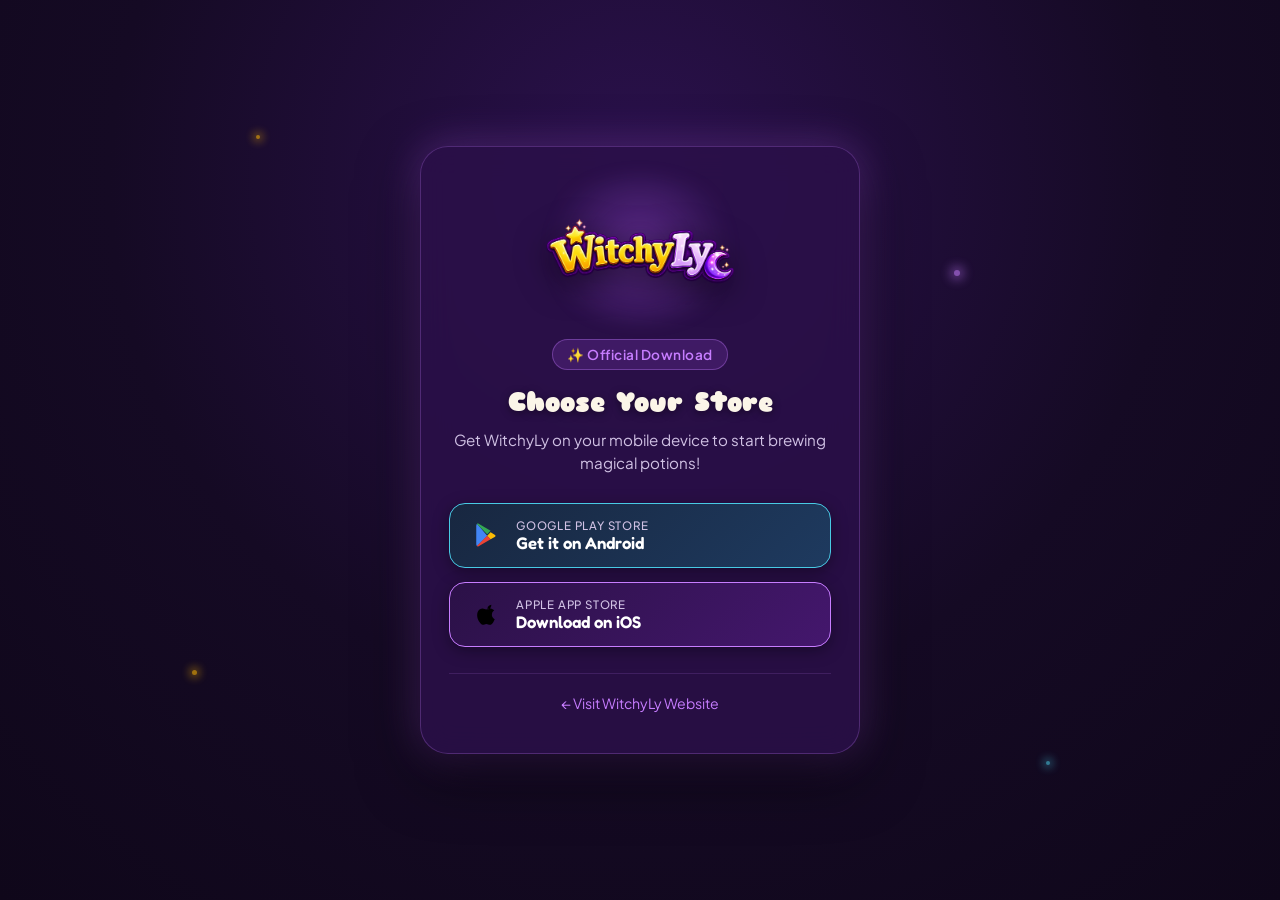
<file: app.html>
<!DOCTYPE html>
<html lang="en">
<head>
  <meta charset="UTF-8">
  <meta name="viewport" content="width=device-width, initial-scale=1.0">
  <title>Get WitchyLy — Mobile Game Download</title>
  <meta name="description" content="Download WitchyLy on iOS or Android. Catch falling ingredients, brew potions, explore 8 magical rooms and master 80 levels.">
  <meta name="robots" content="noindex, follow">
  <link rel="canonical" href="https://witchyly.com/app">

  <!-- Open Graph / Social Media Preview -->
  <meta property="og:type" content="website">
  <meta property="og:url" content="https://witchyly.com/app">
  <meta property="og:title" content="Get WitchyLy — Play on iOS & Android">
  <meta property="og:description" content="Enter the magical world of WitchyLy! Available now on Android (Google Play) and iOS (Apple App Store).">
  <meta property="og:image" content="https://witchyly.com/assets/screenshots/app_icon_hero.jpg">
  <meta property="og:site_name" content="WitchyLy">

  <!-- Twitter / X Card -->
  <meta name="twitter:card" content="summary_large_image">
  <meta name="twitter:url" content="https://witchyly.com/app">
  <meta name="twitter:title" content="Get WitchyLy — Play on iOS & Android">
  <meta name="twitter:description" content="Enter the magical world of WitchyLy! Available now on Android (Google Play) and iOS (Apple App Store).">
  <meta name="twitter:image" content="https://witchyly.com/assets/screenshots/app_icon_hero.jpg">

  <!-- Favicons -->
  <link rel="icon" type="image/png" sizes="32x32" href="assets/logo/favicon-32.png">
  <link rel="icon" type="image/png" sizes="192x192" href="assets/logo/favicon-192.png">
  <link rel="apple-touch-icon" sizes="180x180" href="assets/logo/apple-touch-icon.png">

  <!-- Typography -->
  <link rel="preconnect" href="https://fonts.googleapis.com">
  <link rel="preconnect" href="https://fonts.gstatic.com" crossorigin>
  <link href="https://fonts.googleapis.com/css2?family=Fredoka:wght@500;600;700&family=Plus+Jakarta+Sans:wght@400;500;600;700&family=Sniglet:wght@400;800&display=swap" rel="stylesheet">

  <script>
    // Configuration: Official Store Links
    const GOOGLE_PLAY_URL = 'https://play.google.com/store/apps/details?id=com.vespera.witchyly';
    const APPLE_STORE_URL = 'https://apps.apple.com/app/witchyly-witch-potion-maker/id6806779225';

    // Device & Platform Detection
    function getTargetUrl() {
      const urlParams = new URLSearchParams(window.location.search);
      const forced = (urlParams.get('platform') || urlParams.get('store') || urlParams.get('os') || '').toLowerCase();

      if (forced === 'android' || forced === 'google' || forced === 'play') {
        return { target: GOOGLE_PLAY_URL, platform: 'android' };
      }
      if (forced === 'apple' || forced === 'ios' || forced === 'iphone' || forced === 'ipad' || forced === 'mac') {
        return { target: APPLE_STORE_URL, platform: 'apple' };
      }

      const ua = (navigator.userAgent || navigator.vendor || window.opera || '');
      const platform = ((navigator.userAgentData && navigator.userAgentData.platform) || navigator.platform || '');

      // Check Android phone / tablet
      const isAndroid = /android/i.test(ua) || /android/i.test(platform);
      if (isAndroid) {
        return { target: GOOGLE_PLAY_URL, platform: 'android' };
      }

      // Check Apple device (iPhone, iPad, iPod, Mac/macOS, iPadOS)
      const isIOS = /iphone|ipad|ipod/i.test(ua);
      const isIPadOS = (platform === 'MacIntel' || /macintosh/i.test(ua)) && (navigator.maxTouchPoints > 1);
      const isMac = /macintosh|mac os x/i.test(ua) || /mac/i.test(platform);

      if (isIOS || isIPadOS || isMac) {
        return { target: APPLE_STORE_URL, platform: 'apple' };
      }

      return { target: null, platform: 'other' };
    }

    // Execute instant redirection if Android or Apple device
    const detected = getTargetUrl();
    if (detected.target) {
      window.location.replace(detected.target);
    }
  </script>

  <style>
    :root {
      --bg-darkest: #0f071a;
      --bg-deep: #190a2a;
      --bg-surface: #24103c;
      --bg-card: rgba(43, 16, 73, 0.85);
      --accent-gold: #ffb703;
      --accent-gold-hover: #ffca3a;
      --accent-purple-light: #c77dff;
      --accent-purple-vibrant: #9d4edd;
      --accent-purple-glow: rgba(157, 78, 221, 0.45);
      --accent-cyan: #48cae4;
      --text-white: #ffffff;
      --text-cream: #fbf5e8;
      --text-muted: #d0c1e4;
      --border-subtle: rgba(199, 125, 255, 0.25);
    }

    * {
      box-sizing: border-box;
      margin: 0;
      padding: 0;
    }

    body {
      min-height: 100vh;
      display: flex;
      align-items: center;
      justify-content: center;
      font-family: 'Plus Jakarta Sans', system-ui, -apple-system, sans-serif;
      background: radial-gradient(circle at 50% 20%, #2b114d 0%, #150a24 55%, var(--bg-darkest) 100%);
      color: var(--text-white);
      padding: 24px 16px;
      overflow-x: hidden;
      position: relative;
    }

    /* Ambient Magical Sparkles */
    .magic-backdrop {
      position: fixed;
      inset: 0;
      pointer-events: none;
      z-index: 0;
      overflow: hidden;
    }

    .sparkle {
      position: absolute;
      width: 4px;
      height: 4px;
      border-radius: 50%;
      background: var(--accent-gold);
      box-shadow: 0 0 10px 2px var(--accent-gold);
      opacity: 0.6;
      animation: float-sparkle 6s infinite ease-in-out;
    }

    .sparkle:nth-child(1) { top: 15%; left: 20%; animation-delay: 0s; }
    .sparkle:nth-child(2) { top: 30%; right: 25%; animation-delay: 1.5s; width: 6px; height: 6px; background: var(--accent-purple-light); box-shadow: 0 0 12px 3px var(--accent-purple-light); }
    .sparkle:nth-child(3) { bottom: 25%; left: 15%; animation-delay: 3s; width: 5px; height: 5px; }
    .sparkle:nth-child(4) { bottom: 15%; right: 18%; animation-delay: 4.5s; background: var(--accent-cyan); box-shadow: 0 0 10px 2px var(--accent-cyan); }

    @keyframes float-sparkle {
      0%, 100% { transform: translateY(0) scale(0.8); opacity: 0.3; }
      50% { transform: translateY(-20px) scale(1.3); opacity: 0.9; }
    }

    .card {
      position: relative;
      z-index: 1;
      width: 100%;
      max-width: 440px;
      background: var(--bg-card);
      border: 1.5px solid var(--border-subtle);
      border-radius: 28px;
      padding: 40px 28px;
      text-align: center;
      backdrop-filter: blur(16px);
      -webkit-backdrop-filter: blur(16px);
      box-shadow: 0 20px 60px rgba(0, 0, 0, 0.6), 0 0 40px var(--accent-purple-glow);
      animation: card-appear 0.4s ease-out;
    }

    @keyframes card-appear {
      from { opacity: 0; transform: translateY(16px) scale(0.98); }
      to { opacity: 1; transform: translateY(0) scale(1); }
    }

    .logo-wrap {
      display: inline-block;
      margin-bottom: 24px;
      position: relative;
    }

    .logo-wrap::after {
      content: '';
      position: absolute;
      inset: -12px;
      border-radius: 50%;
      background: radial-gradient(circle, var(--accent-purple-glow) 0%, transparent 70%);
      z-index: -1;
      filter: blur(8px);
    }

    .logo-img {
      max-width: 190px;
      height: auto;
      display: block;
      margin: 0 auto;
      filter: drop-shadow(0 8px 16px rgba(0,0,0,0.5));
    }

    .status-badge {
      display: inline-flex;
      align-items: center;
      gap: 8px;
      padding: 6px 14px;
      border-radius: 999px;
      background: rgba(157, 78, 221, 0.2);
      border: 1px solid rgba(199, 125, 255, 0.35);
      color: var(--accent-purple-light);
      font-size: 0.85rem;
      font-weight: 600;
      letter-spacing: 0.5px;
      margin-bottom: 16px;
    }

    .spinner {
      width: 14px;
      height: 14px;
      border: 2px solid rgba(199, 125, 255, 0.3);
      border-top-color: var(--accent-gold);
      border-radius: 50%;
      animation: spin 0.8s linear infinite;
    }

    @keyframes spin {
      to { transform: rotate(360deg); }
    }

    h1 {
      font-family: 'Sniglet', 'Fredoka', cursive;
      font-size: 1.65rem;
      color: var(--text-cream);
      margin-bottom: 10px;
      line-height: 1.25;
      text-shadow: 0 2px 8px rgba(0,0,0,0.4);
    }

    p.subtitle {
      font-size: 0.95rem;
      color: var(--text-muted);
      margin-bottom: 28px;
      line-height: 1.5;
    }

    .buttons-group {
      display: flex;
      flex-direction: column;
      gap: 14px;
    }

    .store-button {
      display: flex;
      align-items: center;
      gap: 14px;
      padding: 14px 20px;
      border-radius: 16px;
      text-decoration: none;
      transition: all 0.25s cubic-bezier(0.2, 0.8, 0.2, 1);
      cursor: pointer;
      border: 1.5px solid transparent;
      box-shadow: 0 4px 16px rgba(0, 0, 0, 0.35);
    }

    .store-button:hover,
    .store-button:focus-visible {
      transform: translateY(-2px) scale(1.02);
      outline: none;
    }

    .store-button-ios {
      background: linear-gradient(135deg, #2b1147 0%, #44176d 100%);
      border-color: var(--accent-purple-light);
    }

    .store-button-ios:hover {
      border-color: #e0aaff;
      box-shadow: 0 8px 24px rgba(157, 78, 221, 0.4);
    }

    .store-button-android {
      background: linear-gradient(135deg, #182740 0%, #1e3a5f 100%);
      border-color: var(--accent-cyan);
    }

    .store-button-android:hover {
      border-color: #90e0ef;
      box-shadow: 0 8px 24px rgba(72, 202, 228, 0.4);
    }

    .store-button-icon {
      width: 32px;
      height: 32px;
      flex-shrink: 0;
      display: flex;
      align-items: center;
      justify-content: center;
    }

    .store-button-icon img {
      width: 26px;
      height: 26px;
      display: block;
    }

    .store-button-texts {
      display: flex;
      flex-direction: column;
      align-items: flex-start;
      text-align: left;
    }

    .store-btn-subtitle {
      font-size: 0.72rem;
      text-transform: uppercase;
      letter-spacing: 0.8px;
      color: var(--text-muted);
      font-weight: 500;
    }

    .store-btn-title {
      font-family: 'Fredoka', sans-serif;
      font-size: 1.05rem;
      color: var(--text-white);
      font-weight: 600;
      line-height: 1.2;
    }

    .redirect-primary-btn {
      display: inline-block;
      width: 100%;
      background: linear-gradient(135deg, var(--accent-gold) 0%, #f77f00 100%);
      color: #1a0826;
      font-family: 'Fredoka', sans-serif;
      font-size: 1.05rem;
      font-weight: 700;
      padding: 15px 20px;
      border-radius: 16px;
      text-decoration: none;
      box-shadow: 0 6px 20px rgba(255, 183, 3, 0.4);
      transition: all 0.25s ease;
      margin-bottom: 14px;
    }

    .redirect-primary-btn:hover {
      transform: translateY(-2px);
      box-shadow: 0 8px 25px rgba(255, 183, 3, 0.6);
      background: linear-gradient(135deg, var(--accent-gold-hover) 0%, #ff8800 100%);
    }

    .footer-actions {
      margin-top: 26px;
      border-top: 1px solid rgba(199, 125, 255, 0.15);
      padding-top: 18px;
    }

    .footer-link {
      color: var(--accent-purple-light);
      font-size: 0.88rem;
      text-decoration: none;
      display: inline-flex;
      align-items: center;
      gap: 6px;
      transition: color 0.2s ease;
    }

    .footer-link:hover {
      color: #ffffff;
      text-decoration: underline;
    }
  </style>
</head>
<body>

  <div class="magic-backdrop" aria-hidden="true">
    <div class="sparkle"></div>
    <div class="sparkle"></div>
    <div class="sparkle"></div>
    <div class="sparkle"></div>
  </div>

  <main class="card" role="main">
    <div class="logo-wrap">
      <img src="assets/logo/witchyly_logo.png" alt="WitchyLy Logo" class="logo-img" width="190" height="70">
    </div>

    <!-- Active Redirection State (Mobile detected) -->
    <div id="redirect-state" style="display: none;">
      <div class="status-badge">
        <span class="spinner" aria-hidden="true"></span>
        <span>Magic Link</span>
      </div>
      <h1 id="redirect-title">Opening Store...</h1>
      <p class="subtitle" id="redirect-message">
        Redirecting you to the download page. If it doesn't open in a few seconds, tap below:
      </p>

      <a id="direct-store-btn" class="redirect-primary-btn" href="#">Continue to Store</a>

      <div class="footer-actions">
        <a href="./" class="footer-link">← Visit WitchyLy Website</a>
      </div>
    </div>

    <!-- Dual Choice State (Desktop or Unknown device) -->
    <div id="choice-state" style="display: none;">
      <div class="status-badge">
        <span>✨ Official Download</span>
      </div>
      <h1>Choose Your Store</h1>
      <p class="subtitle">
        Get WitchyLy on your mobile device to start brewing magical potions!
      </p>

      <div class="buttons-group">
        <!-- Google Play -->
        <a href="https://play.google.com/store/apps/details?id=com.vespera.witchyly"
           class="store-button store-button-android"
           id="btn-android"
           aria-label="Get it on Google Play">
          <span class="store-button-icon">
            <img src="assets/icons/google_play_icon.svg" alt="Google Play icon" width="26" height="26">
          </span>
          <span class="store-button-texts">
            <span class="store-btn-subtitle">Google Play Store</span>
            <span class="store-btn-title">Get it on Android</span>
          </span>
        </a>

        <!-- Apple App Store -->
        <a href="https://apps.apple.com/app/witchyly-witch-potion-maker/id6806779225"
           class="store-button store-button-ios"
           id="btn-apple"
           aria-label="Download on the App Store">
          <span class="store-button-icon">
            <img src="assets/icons/apple_icon.svg" alt="Apple icon" width="24" height="24">
          </span>
          <span class="store-button-texts">
            <span class="store-btn-subtitle">Apple App Store</span>
            <span class="store-btn-title">Download on iOS</span>
          </span>
        </a>
      </div>

      <div class="footer-actions">
        <a href="./" class="footer-link">← Visit WitchyLy Website</a>
      </div>
    </div>

    <noscript>
      <div style="margin-top: 16px;">
        <h1 style="font-size: 1.4rem;">Download WitchyLy</h1>
        <p class="subtitle">Please select your device platform:</p>
        <div class="buttons-group">
          <a href="https://play.google.com/store/apps/details?id=com.vespera.witchyly" class="store-button store-button-android">
            <span class="store-button-icon">
              <img src="assets/icons/google_play_icon.svg" alt="Google Play icon" width="26" height="26">
            </span>
            <span class="store-button-texts">
              <span class="store-btn-subtitle">Google Play Store</span>
              <span class="store-btn-title">Get it on Android</span>
            </span>
          </a>
          <a href="https://apps.apple.com/app/witchyly-witch-potion-maker/id6806779225" class="store-button store-button-ios">
            <span class="store-button-icon">
              <img src="assets/icons/apple_icon.svg" alt="Apple icon" width="24" height="24">
            </span>
            <span class="store-button-texts">
              <span class="store-btn-subtitle">Apple App Store</span>
              <span class="store-btn-title">Download on iOS</span>
            </span>
          </a>
        </div>
      </div>
    </noscript>
  </main>

  <script>
    // Setup UI according to detected platform
    (function renderState() {
      const redirectState = document.getElementById('redirect-state');
      const choiceState = document.getElementById('choice-state');
      const directBtn = document.getElementById('direct-store-btn');
      const redirectTitle = document.getElementById('redirect-title');
      const redirectMsg = document.getElementById('redirect-message');

      if (detected.target) {
        redirectState.style.display = 'block';
        directBtn.href = detected.target;

        if (detected.platform === 'android') {
          redirectTitle.textContent = 'Opening Google Play...';
          directBtn.textContent = 'Open Google Play Store';
          redirectMsg.textContent = 'Redirecting to WitchyLy on Google Play. If the store did not open, tap below:';
        } else if (detected.platform === 'apple') {
          redirectTitle.textContent = 'Opening Apple Store...';
          directBtn.textContent = 'Open Apple App Store';
          redirectMsg.textContent = 'Redirecting to WitchyLy on iOS. If the store did not open, tap below:';
        }
      } else {
        choiceState.style.display = 'block';
      }
    })();
  </script>
</body>
</html>
</file>
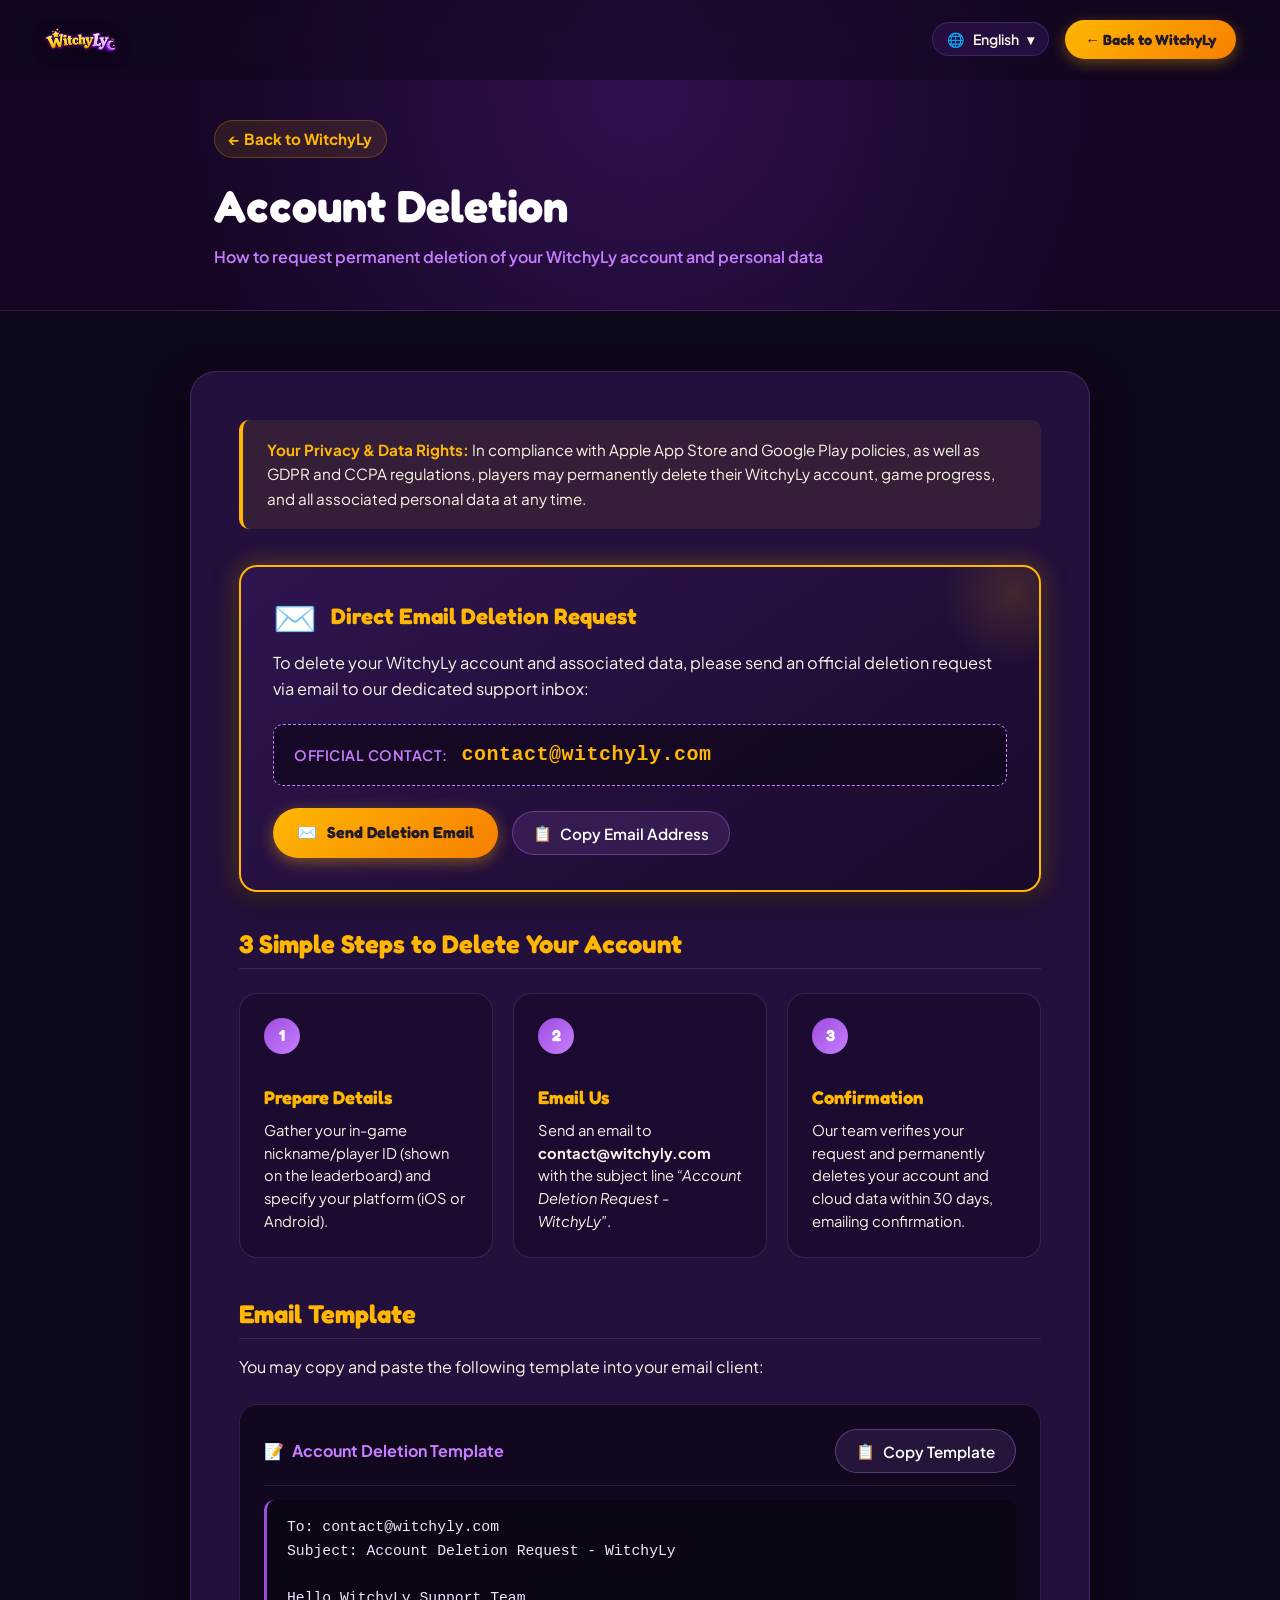
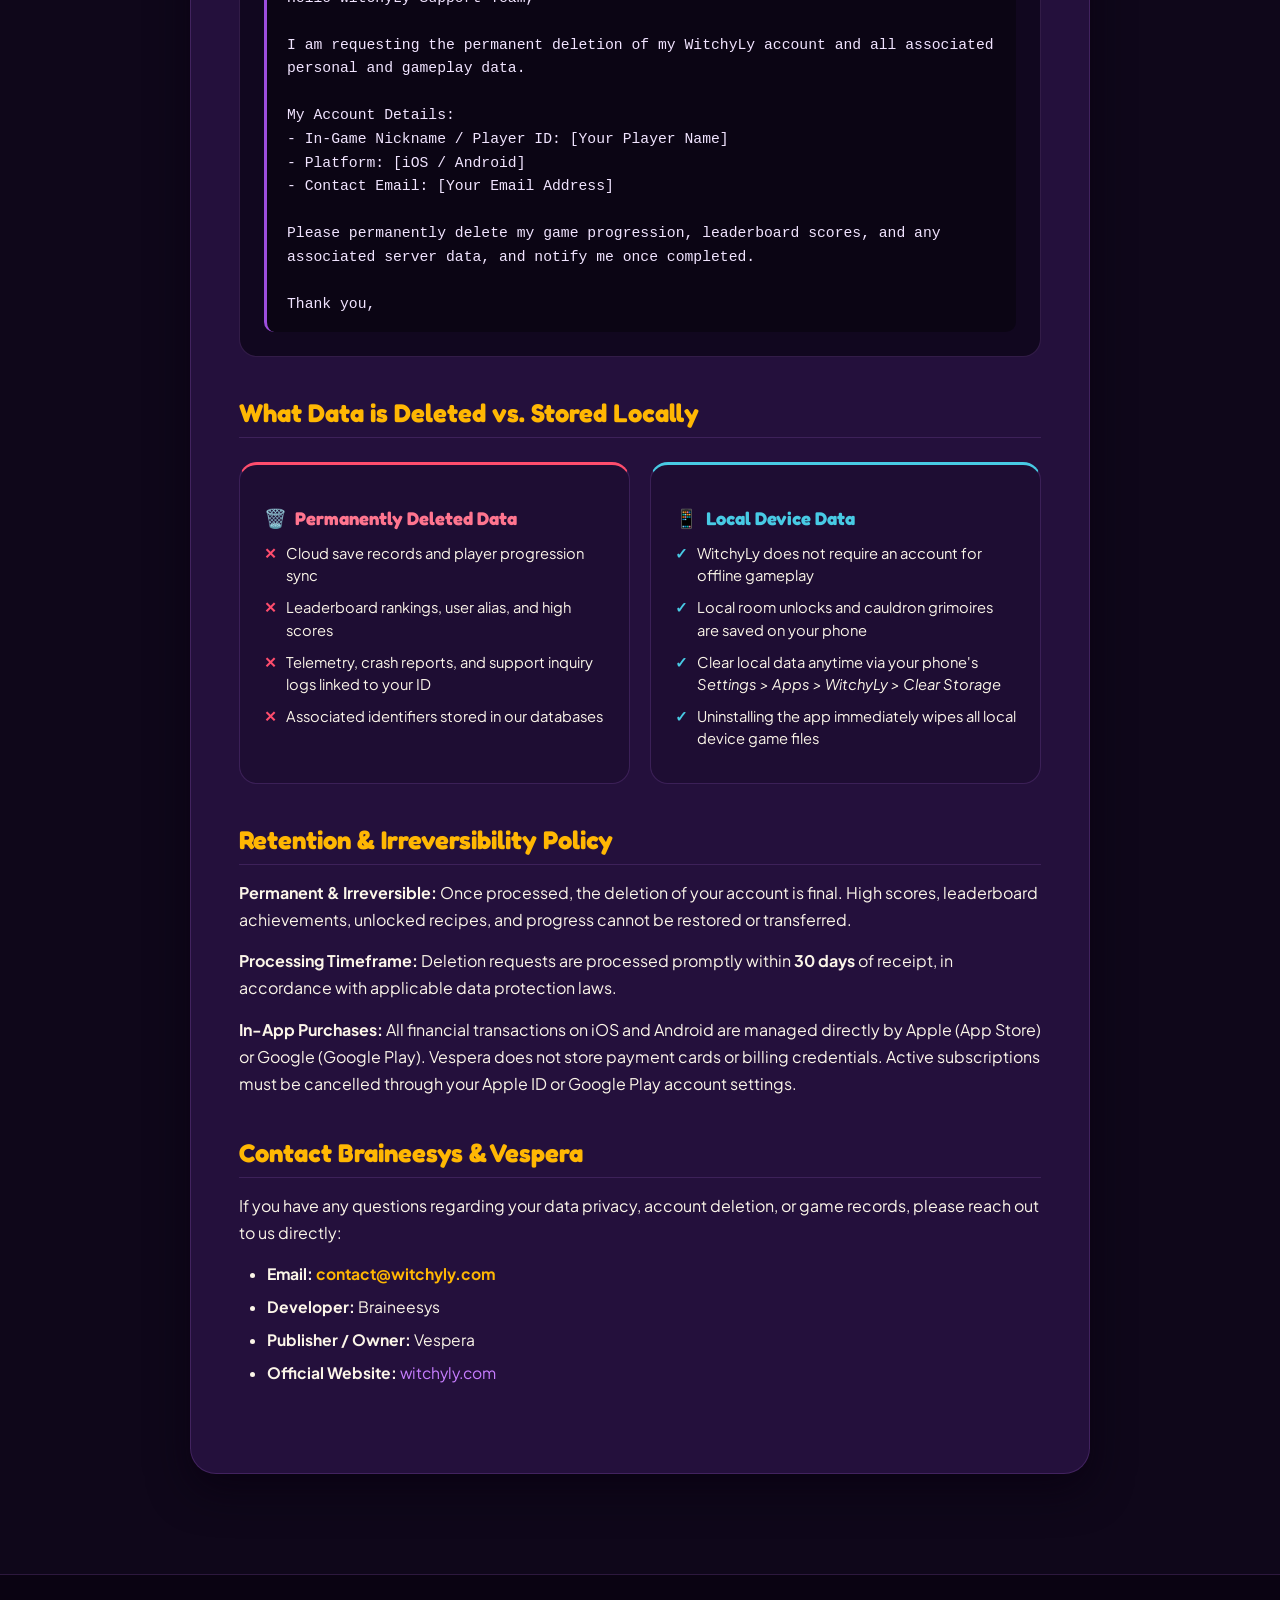
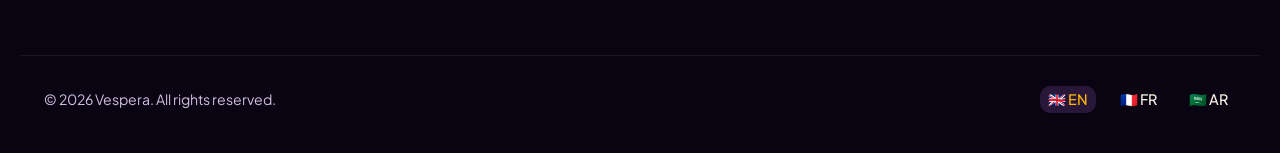
<file: deleteacc.html>
<!DOCTYPE html>
<html lang="en" dir="ltr">
<head>
  <meta charset="UTF-8">
  <meta name="viewport" content="width=device-width, initial-scale=1.0">
  <title data-i18n="legal.deleteacc_page_title">Account Deletion — WitchyLy (Vespera)</title>
  <meta name="description" data-i18n="legal.deleteacc_subtitle" content="How to request permanent deletion of your WitchyLy account and personal data.">
  <meta name="robots" content="index, follow">
  <link rel="canonical" href="https://witchyly.com/deleteacc">

  <!-- Favicons -->
  <link rel="icon" type="image/png" sizes="32x32" href="assets/logo/favicon-32.png">
  <link rel="apple-touch-icon" sizes="180x180" href="assets/logo/apple-touch-icon.png">

  <!-- Google Fonts -->
  <link rel="preconnect" href="https://fonts.googleapis.com">
  <link rel="preconnect" href="https://fonts.gstatic.com" crossorigin>
  <link href="https://fonts.googleapis.com/css2?family=Cairo:wght@600;700;800&family=Fredoka:wght@500;600;700&family=Plus+Jakarta+Sans:wght@400;500;600;700&family=Tajawal:wght@400;500;700&display=swap" rel="stylesheet">

  <!-- Stylesheets -->
  <link rel="stylesheet" href="css/style.css">
  <link rel="stylesheet" href="css/responsive.css">
  <link rel="stylesheet" href="css/legal.css">

  <style>
    .lang-content { display: none; }
    html[lang="en"] .lang-content-en { display: block; }
    html[lang="fr"] .lang-content-fr { display: block; }
    html[lang="ar"] .lang-content-ar { display: block; }
  </style>
</head>
<body>

  <!-- Site Nav Header -->
  <header class="site-nav" id="main-nav">
    <div class="container nav-container">
      <a href="index.html" class="nav-brand" aria-label="WitchyLy Home">
        <img src="assets/logo/witchyly_logo.png" alt="WitchyLy Logo" class="nav-logo-img">
      </a>

      <div class="nav-actions">
        <!-- Language Selector -->
        <div class="lang-dropdown">
          <button class="lang-dropdown-trigger" aria-haspopup="true" aria-expanded="false" aria-label="Select Language">
            <span>🌐</span>
            <span class="current-lang-label">English</span>
            <span>▾</span>
          </button>
          <div class="lang-dropdown-menu" role="menu">
            <button class="lang-option active" data-lang="en" role="menuitem">🇬🇧 English</button>
            <button class="lang-option" data-lang="fr" role="menuitem">🇫🇷 Français</button>
            <button class="lang-option" data-lang="ar" role="menuitem">🇸🇦 العربية</button>
          </div>
        </div>

        <a href="index.html" class="btn-nav-download" data-i18n="legal.back_home">← Back to WitchyLy</a>
      </div>
    </div>
  </header>

  <!-- Page Banner Header -->
  <section class="legal-page-header">
    <div class="container legal-header-container">
      <a href="index.html" class="legal-back-link" data-i18n="legal.back_home">← Back to WitchyLy</a>
      <h1 class="legal-doc-title" data-i18n="legal.deleteacc_title">Account Deletion</h1>
      <div class="legal-doc-date" data-i18n="legal.deleteacc_subtitle">How to request permanent deletion of your WitchyLy account and personal data</div>
    </div>
  </section>

  <!-- Main Content -->
  <main class="legal-content-section">
    <div class="container legal-doc-body">

      <!-- ====================================================================
           ENGLISH VERSION
           ==================================================================== -->
      <div class="lang-content lang-content-en">

        <div class="legal-callout-box">
          <strong>Your Privacy &amp; Data Rights:</strong> In compliance with Apple App Store and Google Play policies, as well as GDPR and CCPA regulations, players may permanently delete their WitchyLy account, game progress, and all associated personal data at any time.
        </div>

        <!-- Prominent Deletion Action Card -->
        <div class="deletion-action-card">
          <div class="action-card-header">
            <span class="action-card-icon">✉️</span>
            <h2 class="action-card-title">Direct Email Deletion Request</h2>
          </div>
          <p class="action-card-desc">
            To delete your WitchyLy account and associated data, please send an official deletion request via email to our dedicated support inbox:
          </p>

          <div class="action-email-box">
            <span class="action-email-label">Official Contact:</span>
            <span class="action-email-address" id="email-address-en">contact@witchyly.com</span>
          </div>

          <div class="action-buttons-group">
            <a href="mailto:contact@witchyly.com?subject=Account%20Deletion%20Request%20-%20WitchyLy&body=Hello%20WitchyLy%20Support%20Team%2C%0A%0AI%20would%20like%20to%20request%20the%20permanent%20deletion%20of%20my%20WitchyLy%20account%20and%20all%20associated%20data.%0A%0AAccount%20Details%3A%0A-%20Player%20Nickname%20%2F%20ID%3A%20%0A-%20Platform%20(iOS%20or%20Android)%3A%20%0A-%20Registered%20Email%20(if%20any)%3A%20%0A%0APlease%20confirm%20once%20my%20data%20has%20been%20permanently%20purged.%0A%0AThank%20you!" class="btn-action-primary">
              <span>✉️</span>
              <span>Send Deletion Email</span>
            </a>
            <button type="button" class="btn-action-secondary btn-copy-email" data-email="contact@witchyly.com">
              <span>📋</span>
              <span class="btn-copy-label">Copy Email Address</span>
            </button>
            <span class="copy-feedback-toast" id="copy-toast-en">✨ Copied to clipboard!</span>
          </div>
        </div>

        <!-- Steps to Delete -->
        <div class="legal-section-block">
          <h2>3 Simple Steps to Delete Your Account</h2>
          <div class="steps-grid">
            <div class="step-card">
              <span class="step-badge">1</span>
              <h3>Prepare Details</h3>
              <p>Gather your in-game nickname/player ID (shown on the leaderboard) and specify your platform (iOS or Android).</p>
            </div>
            <div class="step-card">
              <span class="step-badge">2</span>
              <h3>Email Us</h3>
              <p>Send an email to <strong>contact@witchyly.com</strong> with the subject line <em>“Account Deletion Request - WitchyLy”</em>.</p>
            </div>
            <div class="step-card">
              <span class="step-badge">3</span>
              <h3>Confirmation</h3>
              <p>Our team verifies your request and permanently deletes your account and cloud data within 30 days, emailing confirmation.</p>
            </div>
          </div>
        </div>

        <!-- Ready-to-use Template -->
        <div class="legal-section-block">
          <h2>Email Template</h2>
          <p>You may copy and paste the following template into your email client:</p>
          <div class="template-box-wrapper">
            <div class="template-box-header">
              <span class="template-box-title"><span>📝</span> Account Deletion Template</span>
              <button type="button" class="btn-action-secondary btn-copy-template" data-template-id="template-text-en">
                <span>📋</span>
                <span>Copy Template</span>
              </button>
            </div>
            <pre class="template-code-content" id="template-text-en">To: contact@witchyly.com
Subject: Account Deletion Request - WitchyLy

Hello WitchyLy Support Team,

I am requesting the permanent deletion of my WitchyLy account and all associated personal and gameplay data.

My Account Details:
- In-Game Nickname / Player ID: [Your Player Name]
- Platform: [iOS / Android]
- Contact Email: [Your Email Address]

Please permanently delete my game progression, leaderboard scores, and any associated server data, and notify me once completed.

Thank you,</pre>
          </div>
        </div>

        <!-- What Data is Deleted vs Local Storage -->
        <div class="legal-section-block">
          <h2>What Data is Deleted vs. Stored Locally</h2>
          <div class="data-scope-grid">
            <div class="data-scope-card deleted">
              <h3><span>🗑️</span> Permanently Deleted Data</h3>
              <ul>
                <li>Cloud save records and player progression sync</li>
                <li>Leaderboard rankings, user alias, and high scores</li>
                <li>Telemetry, crash reports, and support inquiry logs linked to your ID</li>
                <li>Associated identifiers stored in our databases</li>
              </ul>
            </div>
            <div class="data-scope-card local">
              <h3><span>📱</span> Local Device Data</h3>
              <ul>
                <li>WitchyLy does not require an account for offline gameplay</li>
                <li>Local room unlocks and cauldron grimoires are saved on your phone</li>
                <li>Clear local data anytime via your phone's <em>Settings &gt; Apps &gt; WitchyLy &gt; Clear Storage</em></li>
                <li>Uninstalling the app immediately wipes all local device game files</li>
              </ul>
            </div>
          </div>
        </div>

        <!-- Important Policies -->
        <div class="legal-section-block">
          <h2>Retention &amp; Irreversibility Policy</h2>
          <p><strong>Permanent &amp; Irreversible:</strong> Once processed, the deletion of your account is final. High scores, leaderboard achievements, unlocked recipes, and progress cannot be restored or transferred.</p>
          <p><strong>Processing Timeframe:</strong> Deletion requests are processed promptly within <strong>30 days</strong> of receipt, in accordance with applicable data protection laws.</p>
          <p><strong>In-App Purchases:</strong> All financial transactions on iOS and Android are managed directly by Apple (App Store) or Google (Google Play). Vespera does not store payment cards or billing credentials. Active subscriptions must be cancelled through your Apple ID or Google Play account settings.</p>
        </div>

        <div class="legal-section-block">
          <h2>Contact Braineesys &amp; Vespera</h2>
          <p>If you have any questions regarding your data privacy, account deletion, or game records, please reach out to us directly:</p>
          <ul>
            <li><strong>Email:</strong> <a href="mailto:contact@witchyly.com" style="color: var(--accent-gold); font-weight: 700;">contact@witchyly.com</a></li>
            <li><strong>Developer:</strong> Braineesys</li>
            <li><strong>Publisher / Owner:</strong> Vespera</li>
            <li><strong>Official Website:</strong> <a href="https://witchyly.com" style="color: var(--accent-purple-light);">witchyly.com</a></li>
          </ul>
        </div>

      </div>

      <!-- ====================================================================
           FRENCH VERSION (FRANÇAIS)
           ==================================================================== -->
      <div class="lang-content lang-content-fr">

        <div class="legal-callout-box">
          <strong>Vos droits et confidentialité :</strong> Conformément aux exigences de l'Apple App Store, du Google Play Store et aux réglementations RGPD, les joueurs peuvent demander à tout moment la suppression définitive de leur compte WitchyLy, de leur progression et de l'ensemble de leurs données personnelles.
        </div>

        <!-- Prominent Deletion Action Card FR -->
        <div class="deletion-action-card">
          <div class="action-card-header">
            <span class="action-card-icon">✉️</span>
            <h2 class="action-card-title">Demande de suppression directe par e-mail</h2>
          </div>
          <p class="action-card-desc">
            Pour supprimer votre compte WitchyLy et toutes vos données associées, veuillez envoyer une demande officielle par e-mail à notre support dédié :
          </p>

          <div class="action-email-box">
            <span class="action-email-label">Contact officiel :</span>
            <span class="action-email-address">contact@witchyly.com</span>
          </div>

          <div class="action-buttons-group">
            <a href="mailto:contact@witchyly.com?subject=Demande%20de%20suppression%20de%20compte%20-%20WitchyLy&body=Bonjour%20l%27%C3%A9quipe%20WitchyLy%2C%0A%0AJe%20souhaite%20demander%20la%20suppression%20d%C3%A9finitive%20de%20mon%20compte%20WitchyLy%20et%20de%20toutes%20mes%20donn%C3%A9es%20associ%C3%A9es.%0A%0AInformations%20sur%20le%20compte%20%3A%0A-%20Pseudo%20en%20jeu%20%2F%20Identifiant%20%3A%20%0A-%20Plateforme%20(iOS%20ou%20Android)%20%3A%20%0A-%20Adresse%20e-mail%20de%20contact%20%3A%20%0A%0AMerci%20de%20bien%20vouloir%20me%20confirmer%20la%20suppression%20d%C3%A8s%20qu%27elle%20sera%20effectu%C3%A9e.%0A%0ACordialement%2C" class="btn-action-primary">
              <span>✉️</span>
              <span>Envoyer l'e-mail de suppression</span>
            </a>
            <button type="button" class="btn-action-secondary btn-copy-email" data-email="contact@witchyly.com">
              <span>📋</span>
              <span class="btn-copy-label">Copier l'adresse e-mail</span>
            </button>
            <span class="copy-feedback-toast" id="copy-toast-fr">✨ Adresse copiée !</span>
          </div>
        </div>

        <!-- Steps to Delete FR -->
        <div class="legal-section-block">
          <h2>3 étapes simples pour supprimer votre compte</h2>
          <div class="steps-grid">
            <div class="step-card">
              <span class="step-badge">1</span>
              <h3>Préparez vos informations</h3>
              <p>Indiquez votre pseudo de joueur (visible sur le classement) ainsi que votre plateforme (iOS ou Android).</p>
            </div>
            <div class="step-card">
              <span class="step-badge">2</span>
              <h3>Envoyez un e-mail</h3>
              <p>Envoyez un message à <strong>contact@witchyly.com</strong> avec pour objet <em>« Demande de suppression de compte - WitchyLy »</em>.</p>
            </div>
            <div class="step-card">
              <span class="step-badge">3</span>
              <h3>Confirmation</h3>
              <p>Notre équipe valide votre demande et supprime définitivement votre compte sous 30 jours, avec confirmation par e-mail.</p>
            </div>
          </div>
        </div>

        <!-- Ready-to-use Template FR -->
        <div class="legal-section-block">
          <h2>Modèle d'e-mail à copier</h2>
          <p>Vous pouvez copier et coller le modèle suivant dans votre boîte de messagerie :</p>
          <div class="template-box-wrapper">
            <div class="template-box-header">
              <span class="template-box-title"><span>📝</span> Modèle de suppression de compte</span>
              <button type="button" class="btn-action-secondary btn-copy-template" data-template-id="template-text-fr">
                <span>📋</span>
                <span>Copier le modèle</span>
              </button>
            </div>
            <pre class="template-code-content" id="template-text-fr">À : contact@witchyly.com
Objet : Demande de suppression de compte - WitchyLy

Bonjour l'équipe support WitchyLy,

Je demande par la présente la suppression définitive de mon compte WitchyLy ainsi que de toutes mes données personnelles et données de jeu associées.

Informations de mon compte :
- Pseudo en jeu / Identifiant : [Votre nom de joueur]
- Plateforme : [iOS / Android]
- Adresse e-mail de contact : [Votre adresse e-mail]

Merci de bien vouloir purger définitivement ma progression, mes scores du classement et mes données de serveur, et de me confirmer cette action par e-mail.

Cordialement,</pre>
          </div>
        </div>

        <!-- What Data is Deleted vs Local Storage FR -->
        <div class="legal-section-block">
          <h2>Données supprimées vs Données locales</h2>
          <div class="data-scope-grid">
            <div class="data-scope-card deleted">
              <h3><span>🗑️</span> Données supprimées définitivement</h3>
              <ul>
                <li>Sauvegardes dans le cloud et synchronisation de compte</li>
                <li>Position au classement des sorcières, pseudonyme et meilleurs scores</li>
                <li>Journaux de télémétrie, rapports d'anomalies et historique de support liés à votre compte</li>
                <li>Identifiants de profil stockés dans nos bases</li>
              </ul>
            </div>
            <div class="data-scope-card local">
              <h3><span>📱</span> Données locales de l'appareil</h3>
              <ul>
                <li>WitchyLy ne requiert aucun compte obligatoire pour jouer hors ligne</li>
                <li>Les pièces débloquées et recettes du grimoire sont conservées sur votre smartphone</li>
                <li>Effaçables à tout moment via <em>Paramètres &gt; Applications &gt; WitchyLy &gt; Vider le stockage</em></li>
                <li>La désinstallation de l'application supprime immédiatement tous les fichiers locaux</li>
              </ul>
            </div>
          </div>
        </div>

        <!-- Important Policies FR -->
        <div class="legal-section-block">
          <h2>Délais et caractère irréversible</h2>
          <p><strong>Irréversible et définitif :</strong> Une fois la suppression effectuée, votre progression, vos scores, vos pièces d'or et vos recettes de potions ne pourront en aucun cas être restaurés ou transférés.</p>
          <p><strong>Délai de traitement :</strong> Les demandes de suppression sont traitées dans un délai maximal de <strong>30 jours</strong> à compter de leur réception, conformément à la législation en vigueur (RGPD).</p>
          <p><strong>Achats intégrés :</strong> Les transactions d'achat sont gérées directement par Apple (App Store) ou Google (Google Play). Vespera ne stocke aucune coordonnée bancaire. Les abonnements doivent être gérés via les paramètres de votre compte Apple ou Google.</p>
        </div>

        <div class="legal-section-block">
          <h2>Contact Braineesys &amp; Vespera</h2>
          <p>Pour toute question relative à vos données ou à la suppression de votre compte :</p>
          <ul>
            <li><strong>E-mail :</strong> <a href="mailto:contact@witchyly.com" style="color: var(--accent-gold); font-weight: 700;">contact@witchyly.com</a></li>
            <li><strong>Développeur :</strong> Braineesys</li>
            <li><strong>Éditeur / Propriétaire :</strong> Vespera</li>
            <li><strong>Site officiel :</strong> <a href="https://witchyly.com" style="color: var(--accent-purple-light);">witchyly.com</a></li>
          </ul>
        </div>

      </div>

      <!-- ====================================================================
           ARABIC VERSION (العربية - RTL)
           ==================================================================== -->
      <div class="lang-content lang-content-ar">

        <div class="legal-callout-box">
          <strong>حقوق الخصوصية وحماية البيانات:</strong> وفقاً لمتطلبات متجري Apple App Store و Google Play، ولائحة حماية البيانات العامة (GDPR)، يحق لجميع اللاعبين طلب الحذف الدائم والنهائي لحساباتهم وتقدمهم في لعبة WitchyLy وكافة بياناتهم الشخصية في أي وقت.
        </div>

        <!-- Prominent Deletion Action Card AR -->
        <div class="deletion-action-card">
          <div class="action-card-header">
            <span class="action-card-icon">✉️</span>
            <h2 class="action-card-title">طلب حذف الحساب المباشر عبر البريد الإلكتروني</h2>
          </div>
          <p class="action-card-desc">
            لحذف حسابك في لعبة WitchyLy ومسح جميع بياناتك المرتبطة به نهائياً، يرجى إرسال طلب رسمي عبر البريد الإلكتروني إلى فريق الدعم المخصص:
          </p>

          <div class="action-email-box">
            <span class="action-email-label">البريد الإلكتروني المخصص:</span>
            <span class="action-email-address">contact@witchyly.com</span>
          </div>

          <div class="action-buttons-group">
            <a href="mailto:contact@witchyly.com?subject=%D8%B7%D9%84%D8%A8%20%D8%AD%D8%B0%D9%81%20%D8%A7%D9%84%D8%AD%D8%B3%D8%A7%D8%A8%20-%20WitchyLy&body=%D9%85%D8%B1%D8%AD%D8%A8%D8%A7%D9%8B%20%D9%81%D8%B1%D9%8A%D9%82%20%D8%AF%D8%B9%D9%85%20WitchyLy%D8%8C%0A%0A%D8%A3%D8%B1%D8%BA%D8%A8%20%D9%81%D9%8A%20%D8%B7%D9%84%D8%A8%20%D8%A7%D9%84%D8%AD%D8%B0%D9%81%20%D8%A7%D9%84%D9%86%D9%87%D8%A7%D8%A6%D9%8A%20%D9%84%D8%AD%D8%B3%D8%A7%D8%A8%D9%8A%20%D9%88%D8%AC%D9%85%D9%8A%D8%B9%20%D8%A7%D9%84%D8%A8%D9%8A%D8%A7%D9%86%D8%A7%D8%AA%20%D8%A7%D9%84%D8%B4%D8%AE%D8%B5%D9%8A%D8%A9%20%D9%88%D8%A8%D9%8A%D8%A7%D9%86%D8%A7%D8%AA%20%D8%A7%D9%84%D9%84%D8%B9%D8%A8%D8%A9%20%D8%A7%D9%84%D9%85%D8%B1%D8%AA%D8%A8%D8%B7%D8%A9%20%D8%A8%D9%87.%0A%0A%D8%A8%D9%8A%D8%A7%D9%86%D8%A7%D8%AA%20%D8%A7%D9%84%D8%AD%D8%B3%D8%A7%D8%A8%3A%0A-%20%D8%A7%D9%84%D8%A7%D8%Bro%D9%85%20%D8%A7%D9%84%D9%85%D8%B3%D8%AA%D8%B9%D8%A7%D8%B1%20%D9%81%D9%8A%20%D8%A7%D9%84%D9%84%D8%B9%D8%A8%D8%A9%20%2F%20%D9%85%D8%B9%D8%B1%D9%81%20%D8%A7%D9%84%D9%84%D8%A7%D8%B9%D8%A8%3A%20%0A-%20%D9%86%D8%B8%D8%A7%D9%85%20%D8%A7%D9%84%D8%AA%D8%B4%D8%BA%D9%8A%D9%84%20(iOS%20%D8%A3%D9%88%20Android)%3A%20%0A-%20%D8%A7%D9%84%D8%A8%D8%B1%D9%8A%D8%AF%20%D8%A7%D9%84%D8%A5%D9%84%D9%83%D8%AA%D8%B1%D9%88%D9%86%D9%8A%20%D9%84%D9%84%D8%AA%D9%88%D8%A7%D8%B5%D9%84%3A%20%0A%0A%D9%8A%D8%B1%D8%AC%D9%89%20%D8%AA%D8%A3%D9%83%D9%8A%D8%AF%20%D8%A7%D9%84%D8%AD%D8%B0%D9%81%20%D8%A8%D8%B9%D8%AF%20%D8%A7%D9%83%D8%AA%D9%85%D8%A7%D9%84%D9%87.%0A%0A%D8%B4%D9%83%D8%B1%D8%A7%D9%8B%20%D9%84%D9%83%D9%85!" class="btn-action-primary">
              <span>✉️</span>
              <span>إرسال بريد طلب الحذف</span>
            </a>
            <button type="button" class="btn-action-secondary btn-copy-email" data-email="contact@witchyly.com">
              <span>📋</span>
              <span class="btn-copy-label">نسخ البريد الإلكتروني</span>
            </button>
            <span class="copy-feedback-toast" id="copy-toast-ar">✨ تم نسخ البريد بنجاح!</span>
          </div>
        </div>

        <!-- Steps AR -->
        <div class="legal-section-block">
          <h2>3 خطوات بسيطة لحذف حسابك</h2>
          <div class="steps-grid">
            <div class="step-card">
              <span class="step-badge">1</span>
              <h3>تجهيز البيانات</h3>
              <p>جهّز اسمك المستعار في اللعبة (الظاهر في لوحة الصدارة) وحدد نوع جهازك (iOS أو Android).</p>
            </div>
            <div class="step-card">
              <span class="step-badge">2</span>
              <h3>إرسال الرسالة</h3>
              <p>أرسل بريداً إلكترونياً إلى <strong>contact@witchyly.com</strong> بعنوان <em>«طلب حذف حساب - WitchyLy»</em>.</p>
            </div>
            <div class="step-card">
              <span class="step-badge">3</span>
              <h3>التأكيد والحذف</h3>
              <p>يتحقق فريقنا من طلبك ويقوم بحذف بياناتك وحسابك نهائياً خلال 30 يوماً مع إشعارك باكتمال الحذف.</p>
            </div>
          </div>
        </div>

        <!-- Template AR -->
        <div class="legal-section-block">
          <h2>نموذج البريد الإلكتروني الجاهز</h2>
          <p>يمكنك نسخ النص التالي ولصقه مباشرة في برنامج البريد الخاص بك:</p>
          <div class="template-box-wrapper">
            <div class="template-box-header">
              <span class="template-box-title"><span>📝</span> نموذج طلب الحذف</span>
              <button type="button" class="btn-action-secondary btn-copy-template" data-template-id="template-text-ar">
                <span>📋</span>
                <span>نسخ النموذج</span>
              </button>
            </div>
            <pre class="template-code-content" id="template-text-ar">إلى: contact@witchyly.com
الموضوع: طلب حذف حساب - WitchyLy

مرحباً فريق دعم WitchyLy،

أطلب بموجب هذا الحذف النهائي لحسابي في لعبة WitchyLy وجميع البيانات الشخصية وبيانات اللعبة المرتبطة به.

معلومات الحساب:
- الاسم المستعار في اللعبة / المعرّف: [اسمك في اللعبة]
- المنصة: [iOS / Android]
- البريد الإلكتروني للتواصل: [بريدك الإلكتروني]

يرجى حذف تقدمي باللعبة ونتائجي في لوحة الصدارة وبيانات الخادم نهائياً، وتأكيد ذلك عند اكتمال الإجراء.

مع خالص الشكر والتقدير،</pre>
          </div>
        </div>

        <!-- What Data is Deleted vs Local Storage AR -->
        <div class="legal-section-block">
          <h2>البيانات المحذوفة نهائياً مقابل البيانات المحلية</h2>
          <div class="data-scope-grid">
            <div class="data-scope-card deleted">
              <h3><span>🗑️</span> البيانات المحذوفة نهائياً</h3>
              <ul>
                <li>ملفات الحفظ والمزامنة السحابية الخاصة بالتقدم في اللعبة</li>
                <li>الترتيب في لوحة صدارة السحرة والاسم المستعار وأعلى الدرجات</li>
                <li>سجلات التشخيص وتقارير الأعطال وسجلات الدعم الفني المرتبطة بمعرفك</li>
                <li>جميع المعرّفات المحفوظة في قواعد بياناتنا</li>
              </ul>
            </div>
            <div class="data-scope-card local">
              <h3><span>📱</span> البيانات المخزنة محلياً على الهاتف</h3>
              <ul>
                <li>لعبة WitchyLy لا تلزم اللاعب بإنشاء حساب للاستمتاع باللعب دون اتصال</li>
                <li>الغرف المفتوحة ووصفات كتاب التعاويذ تُخزن محلياً على ذاكرة هاتفك</li>
                <li>يمكنك مسحها فوراً عبر <em>إعدادات الهاتف &gt; التطبيقات &gt; WitchyLy &gt; مسح التخزين</em></li>
                <li>إلغاء تثبيت اللعبة من الجهاز يحذف مباشرة كل الملفات المحلية المرتبطة بها</li>
              </ul>
            </div>
          </div>
        </div>

        <!-- Important Policies AR -->
        <div class="legal-section-block">
          <h2>المهلة والأثر النهائي للحذف</h2>
          <p><strong>حذف نهائي لا يمكن الرجوع عنه:</strong> بمجرد معالجة طلب الحذف، يصبح الإجراء نهائياً وغير قابل للاسترجاع. لا يمكن استعادة النقاط أو المراحل المفتوحة أو العملات السحرية بعد الحذف.</p>
          <p><strong>مدة معالجة الطلب:</strong> تتم معالجة طلبات الحذف في غضون <strong>30 يوماً</strong> كحد أقصى من تاريخ استلام الطلب، وفقاً للأنظمة الدولية لحماية البيانات.</p>
          <p><strong>المشتريات داخل التطبيق:</strong> تتم إدارة جميع المدفوعات عبر Apple (App Store) أو Google (Google Play). لا تخزن Vespera أي معلومات بطاقات دفع. يمكن إلغاء الاشتراكات عبر إعدادات حسابك في Apple أو Google.</p>
        </div>

        <div class="legal-section-block">
          <h2>معلومات التواصل مع Braineesys و Vespera</h2>
          <p>لأي استفسارات بخصوص خصوصية بياناتك أو إجراءات حذف الحساب:</p>
          <ul>
            <li><strong>البريد الإلكتروني:</strong> <a href="mailto:contact@witchyly.com" style="color: var(--accent-gold); font-weight: 700;">contact@witchyly.com</a></li>
            <li><strong>المطوّر:</strong> Braineesys</li>
            <li><strong>المالك / الناشر:</strong> Vespera</li>
            <li><strong>الموقع الرسمي:</strong> <a href="https://witchyly.com" style="color: var(--accent-purple-light);">witchyly.com</a></li>
          </ul>
        </div>

      </div>

    </div>
  </main>

  <!-- Footer -->
  <footer class="site-footer">
    <div class="container footer-bottom-bar">
      <div data-i18n="footer.copyright">© 2026 Vespera. All rights reserved.</div>
      <div style="display: flex; gap: 16px;">
        <button class="lang-option" data-lang="en" style="width: auto; padding: 4px 8px;">🇬🇧 EN</button>
        <button class="lang-option" data-lang="fr" style="width: auto; padding: 4px 8px;">🇫🇷 FR</button>
        <button class="lang-option" data-lang="ar" style="width: auto; padding: 4px 8px;">🇸🇦 AR</button>
      </div>
    </div>
  </footer>

  <script src="js/i18n.js"></script>
  <script>
    // Copy helper functions
    function copyTextToClipboard(text, successCallback) {
      if (navigator.clipboard && window.isSecureContext) {
        navigator.clipboard.writeText(text).then(successCallback).catch(() => {
          fallbackCopyText(text, successCallback);
        });
      } else {
        fallbackCopyText(text, successCallback);
      }
    }

    function fallbackCopyText(text, successCallback) {
      const textArea = document.createElement("textarea");
      textArea.value = text;
      textArea.style.position = "fixed";
      textArea.style.left = "-999999px";
      textArea.style.top = "-999999px";
      document.body.appendChild(textArea);
      textArea.focus();
      textArea.select();
      try {
        document.execCommand('copy');
        if (successCallback) successCallback();
      } catch (err) {
        console.warn("Unable to copy", err);
      }
      document.body.removeChild(textArea);
    }

    // Attach copy email handlers
    document.querySelectorAll('.btn-copy-email').forEach(btn => {
      btn.addEventListener('click', () => {
        const email = btn.getAttribute('data-email') || 'contact@witchyly.com';
        copyTextToClipboard(email, () => {
          const currentLang = document.documentElement.lang || 'en';
          const toast = document.getElementById('copy-toast-' + currentLang) || document.getElementById('copy-toast-en');
          if (toast) {
            toast.classList.add('show');
            setTimeout(() => toast.classList.remove('show'), 2500);
          }
          const label = btn.querySelector('.btn-copy-label');
          if (label) {
            const original = label.textContent;
            label.textContent = currentLang === 'fr' ? 'Copié ! ✨' : (currentLang === 'ar' ? 'تم النسخ! ✨' : 'Copied! ✨');
            setTimeout(() => label.textContent = original, 2500);
          }
        });
      });
    });

    // Attach copy template handlers
    document.querySelectorAll('.btn-copy-template').forEach(btn => {
      btn.addEventListener('click', () => {
        const templateId = btn.getAttribute('data-template-id');
        const templateEl = document.getElementById(templateId);
        if (templateEl) {
          copyTextToClipboard(templateEl.textContent.trim(), () => {
            const span = btn.querySelector('span:last-child');
            if (span) {
              const currentLang = document.documentElement.lang || 'en';
              const original = span.textContent;
              span.textContent = currentLang === 'fr' ? 'Copié ! ✨' : (currentLang === 'ar' ? 'تم النسخ! ✨' : 'Copied! ✨');
              setTimeout(() => span.textContent = original, 2500);
            }
          });
        }
      });
    });
  </script>
</body>
</html>
</file>
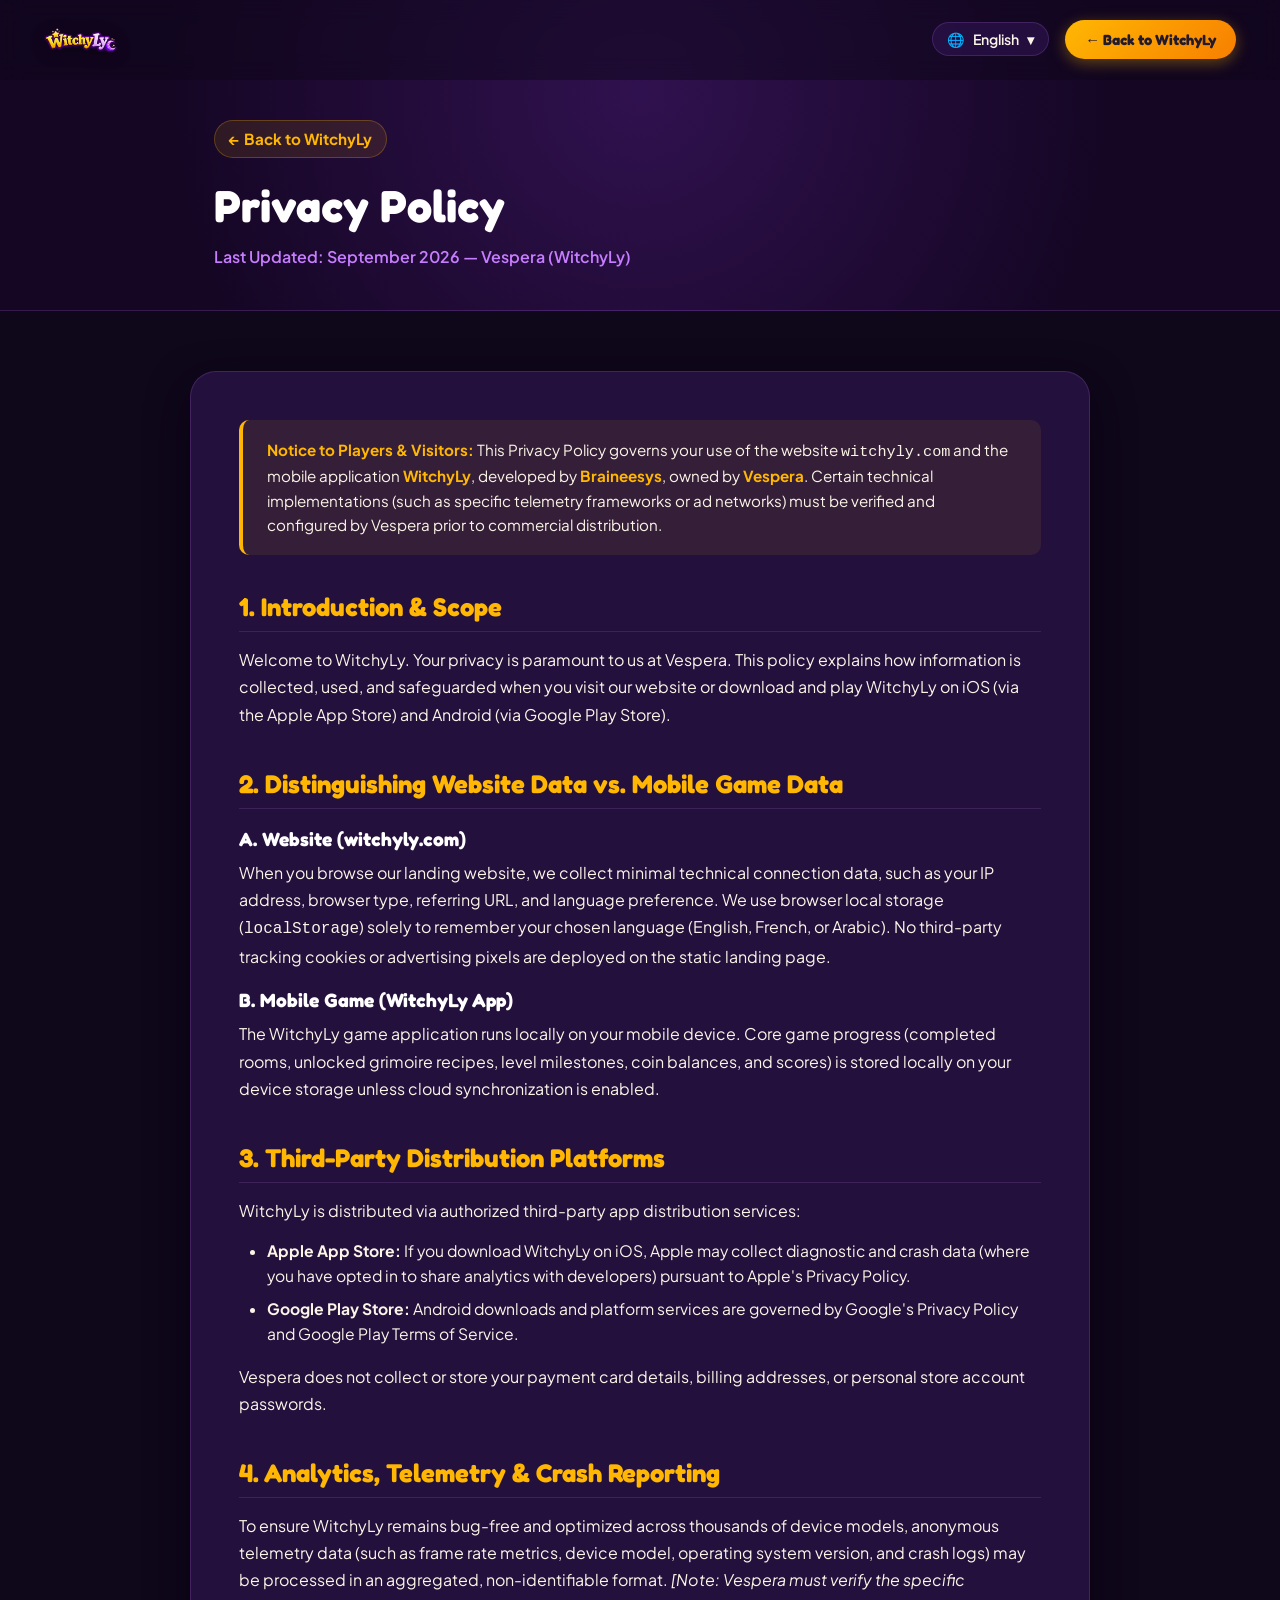
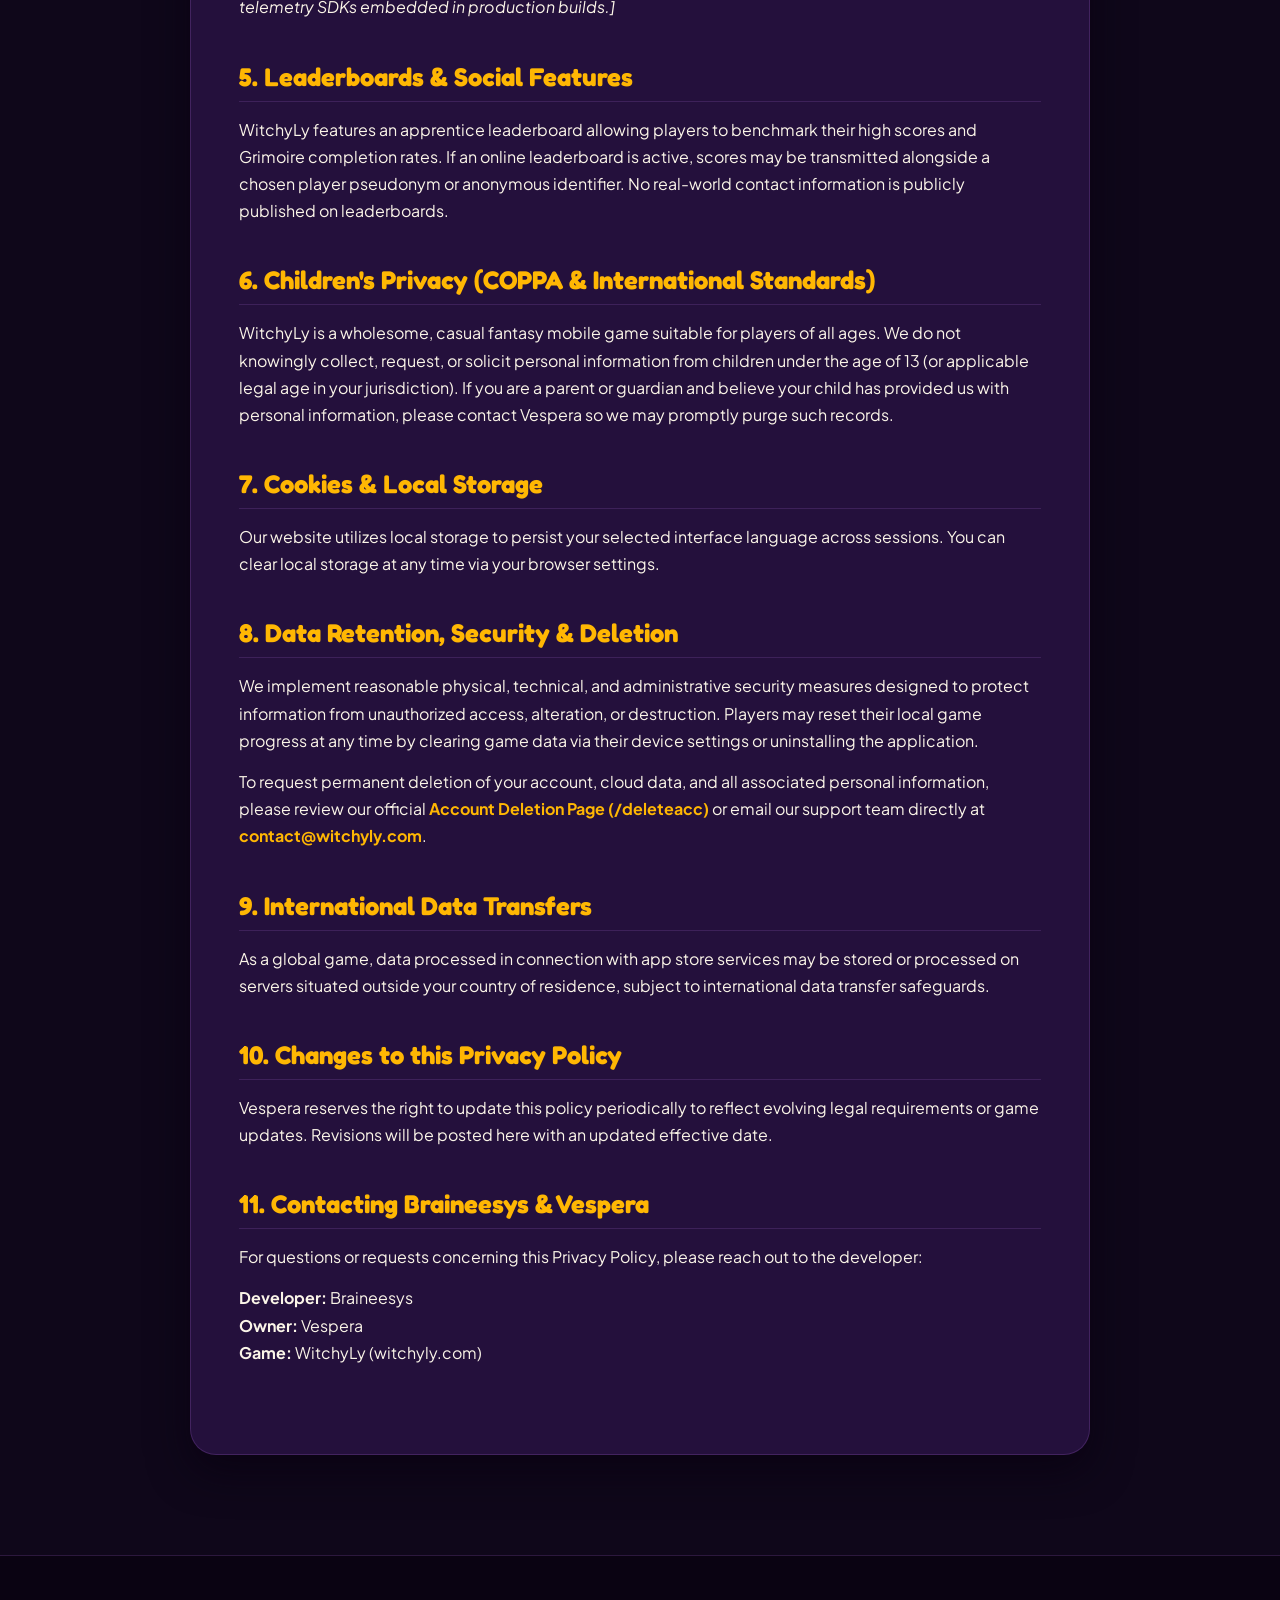
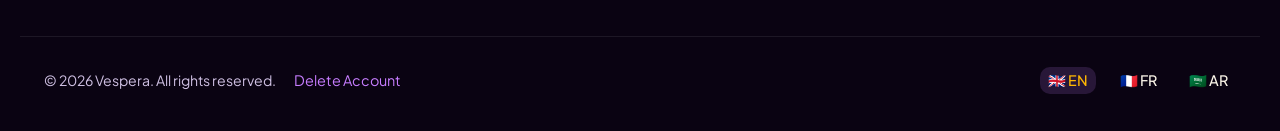
<file: privacy-policy.html>
<!DOCTYPE html>
<html lang="en" dir="ltr">
<head>
  <meta charset="UTF-8">
  <meta name="viewport" content="width=device-width, initial-scale=1.0">
  <title>Privacy Policy — WitchyLy (Vespera)</title>
  <meta name="description" content="Privacy Policy for WitchyLy and the witchyly.com website, developed by Braineesys, owned by Vespera.">
  <meta name="robots" content="noindex, follow">
  <link rel="canonical" href="https://witchyly.com/privacy-policy.html">

  <link rel="icon" type="image/png" sizes="32x32" href="assets/logo/favicon-32.png">
  <link rel="apple-touch-icon" sizes="180x180" href="assets/logo/apple-touch-icon.png">

  <link rel="preconnect" href="https://fonts.googleapis.com">
  <link rel="preconnect" href="https://fonts.gstatic.com" crossorigin>
  <link href="https://fonts.googleapis.com/css2?family=Cairo:wght@600;700;800&family=Fredoka:wght@500;600;700&family=Plus+Jakarta+Sans:wght@400;500;600;700&family=Tajawal:wght@400;500;700&display=swap" rel="stylesheet">

  <link rel="stylesheet" href="css/style.css">
  <link rel="stylesheet" href="css/responsive.css">
  <link rel="stylesheet" href="css/legal.css">
  <style>
    .lang-content { display: none; }
    html[lang="en"] .lang-content-en { display: block; }
    html[lang="fr"] .lang-content-fr { display: block; }
    html[lang="ar"] .lang-content-ar { display: block; }
  </style>
</head>
<body>

  <!-- Site Nav Header -->
  <header class="site-nav" id="main-nav">
    <div class="container nav-container">
      <a href="index.html" class="nav-brand" aria-label="WitchyLy Home">
        <img src="assets/logo/witchyly_logo.png" alt="WitchyLy Logo" class="nav-logo-img">
      </a>

      <div class="nav-actions">
        <!-- Language Selector -->
        <div class="lang-dropdown">
          <button class="lang-dropdown-trigger" aria-haspopup="true" aria-expanded="false" aria-label="Select Language">
            <span>🌐</span>
            <span class="current-lang-label">🇬🇧 English</span>
            <span>▾</span>
          </button>
          <div class="lang-dropdown-menu" role="menu">
            <button class="lang-option active" data-lang="en" role="menuitem">🇬🇧 English</button>
            <button class="lang-option" data-lang="fr" role="menuitem">🇫🇷 Français</button>
            <button class="lang-option" data-lang="ar" role="menuitem">🇸🇦 العربية</button>
          </div>
        </div>

        <a href="index.html" class="btn-nav-download" data-i18n="legal.back_home">← Back to WitchyLy</a>
      </div>
    </div>
  </header>

  <!-- Legal Page Banner -->
  <section class="legal-page-header">
    <div class="container legal-header-container">
      <a href="index.html" class="legal-back-link" data-i18n="legal.back_home">← Back to WitchyLy</a>
      <h1 class="legal-doc-title" data-i18n="legal.privacy_title">Privacy Policy</h1>
      <div class="legal-doc-date" data-i18n="legal.privacy_subtitle">Last Updated: September 2026 — Vespera (WitchyLy)</div>
    </div>
  </section>

  <!-- Content Section -->
  <main class="legal-content-section">
    <div class="container legal-doc-body">

      <!-- ENGLISH VERSION -->
      <div class="lang-content lang-content-en">
        <div class="legal-callout-box">
          <strong>Notice to Players &amp; Visitors:</strong> This Privacy Policy governs your use of the website <code>witchyly.com</code> and the mobile application <strong>WitchyLy</strong>, developed by <strong>Braineesys</strong>, owned by <strong>Vespera</strong>. Certain technical implementations (such as specific telemetry frameworks or ad networks) must be verified and configured by Vespera prior to commercial distribution.
        </div>

        <div class="legal-section-block">
          <h2>1. Introduction &amp; Scope</h2>
          <p>Welcome to WitchyLy. Your privacy is paramount to us at Vespera. This policy explains how information is collected, used, and safeguarded when you visit our website or download and play WitchyLy on iOS (via the Apple App Store) and Android (via Google Play Store).</p>
        </div>

        <div class="legal-section-block">
          <h2>2. Distinguishing Website Data vs. Mobile Game Data</h2>
          <h3>A. Website (witchyly.com)</h3>
          <p>When you browse our landing website, we collect minimal technical connection data, such as your IP address, browser type, referring URL, and language preference. We use browser local storage (<code>localStorage</code>) solely to remember your chosen language (English, French, or Arabic). No third-party tracking cookies or advertising pixels are deployed on the static landing page.</p>

          <h3>B. Mobile Game (WitchyLy App)</h3>
          <p>The WitchyLy game application runs locally on your mobile device. Core game progress (completed rooms, unlocked grimoire recipes, level milestones, coin balances, and scores) is stored locally on your device storage unless cloud synchronization is enabled.</p>
        </div>

        <div class="legal-section-block">
          <h2>3. Third-Party Distribution Platforms</h2>
          <p>WitchyLy is distributed via authorized third-party app distribution services:</p>
          <ul>
            <li><strong>Apple App Store:</strong> If you download WitchyLy on iOS, Apple may collect diagnostic and crash data (where you have opted in to share analytics with developers) pursuant to Apple's Privacy Policy.</li>
            <li><strong>Google Play Store:</strong> Android downloads and platform services are governed by Google's Privacy Policy and Google Play Terms of Service.</li>
          </ul>
          <p>Vespera does not collect or store your payment card details, billing addresses, or personal store account passwords.</p>
        </div>

        <div class="legal-section-block">
          <h2>4. Analytics, Telemetry &amp; Crash Reporting</h2>
          <p>To ensure WitchyLy remains bug-free and optimized across thousands of device models, anonymous telemetry data (such as frame rate metrics, device model, operating system version, and crash logs) may be processed in an aggregated, non-identifiable format. <em>[Note: Vespera must verify the specific telemetry SDKs embedded in production builds.]</em></p>
        </div>

        <div class="legal-section-block">
          <h2>5. Leaderboards &amp; Social Features</h2>
          <p>WitchyLy features an apprentice leaderboard allowing players to benchmark their high scores and Grimoire completion rates. If an online leaderboard is active, scores may be transmitted alongside a chosen player pseudonym or anonymous identifier. No real-world contact information is publicly published on leaderboards.</p>
        </div>

        <div class="legal-section-block">
          <h2>6. Children's Privacy (COPPA &amp; International Standards)</h2>
          <p>WitchyLy is a wholesome, casual fantasy mobile game suitable for players of all ages. We do not knowingly collect, request, or solicit personal information from children under the age of 13 (or applicable legal age in your jurisdiction). If you are a parent or guardian and believe your child has provided us with personal information, please contact Vespera so we may promptly purge such records.</p>
        </div>

        <div class="legal-section-block">
          <h2>7. Cookies &amp; Local Storage</h2>
          <p>Our website utilizes local storage to persist your selected interface language across sessions. You can clear local storage at any time via your browser settings.</p>
        </div>

        <div class="legal-section-block">
          <h2>8. Data Retention, Security &amp; Deletion</h2>
          <p>We implement reasonable physical, technical, and administrative security measures designed to protect information from unauthorized access, alteration, or destruction. Players may reset their local game progress at any time by clearing game data via their device settings or uninstalling the application.</p>
          <p>To request permanent deletion of your account, cloud data, and all associated personal information, please review our official <a href="deleteacc.html" style="color: var(--accent-gold); font-weight: 700;">Account Deletion Page (/deleteacc)</a> or email our support team directly at <a href="mailto:contact@witchyly.com" style="color: var(--accent-gold); font-weight: 700;">contact@witchyly.com</a>.</p>
        </div>

        <div class="legal-section-block">
          <h2>9. International Data Transfers</h2>
          <p>As a global game, data processed in connection with app store services may be stored or processed on servers situated outside your country of residence, subject to international data transfer safeguards.</p>
        </div>

        <div class="legal-section-block">
          <h2>10. Changes to this Privacy Policy</h2>
          <p>Vespera reserves the right to update this policy periodically to reflect evolving legal requirements or game updates. Revisions will be posted here with an updated effective date.</p>
        </div>

        <div class="legal-section-block">
          <h2>11. Contacting Braineesys &amp; Vespera</h2>
          <p>For questions or requests concerning this Privacy Policy, please reach out to the developer:</p>
          <p><strong>Developer:</strong> Braineesys<br>
          <strong>Owner:</strong> Vespera<br>
          <strong>Game:</strong> WitchyLy (witchyly.com)</p>
        </div>
      </div>

      <!-- FRENCH VERSION -->
      <div class="lang-content lang-content-fr">
        <div class="legal-callout-box">
          <strong>Avis aux joueurs et visiteurs :</strong> La présente Politique de Confidentialité régit l'utilisation du site <code>witchyly.com</code> et du jeu mobile <strong>WitchyLy</strong>, développé par <strong>Braineesys</strong>, propriété de <strong>Vespera</strong>. Les informations techniques relatives aux SDK tiers doivent être validées par Vespera avant toute publication commerciale.
        </div>

        <div class="legal-section-block">
          <h2>1. Introduction et Champ d'Application</h2>
          <p>Bienvenue sur WitchyLy. La protection de votre vie privée est essentielle pour Vespera. Cette politique décrit la collecte, l'utilisation et la protection de vos données lors de l'accès à notre site web ou lors du téléchargement de WitchyLy sur iOS (via l'App Store d'Apple) et Android (via Google Play).</p>
        </div>

        <div class="legal-section-block">
          <h2>2. Données du Site Web vs. Données du Jeu Mobile</h2>
          <h3>A. Site Web (witchyly.com)</h3>
          <p>La navigation sur notre site de présentation ne requiert aucune inscription. Nous utilisons le stockage local de votre navigateur (<code>localStorage</code>) uniquement pour mémoriser votre préférence linguistique (anglais, français ou arabe). Aucun cookie publicitaire tiers n'est utilisé sur ce site statique.</p>

          <h3>B. Jeu Mobile (Application WitchyLy)</h3>
          <p>WitchyLy s'exécute localement sur votre smartphone ou tablette. Votre progression de jeu (pièces explorées, recettes du grimoire, niveaux franchis et score) est stockée localement sur votre appareil.</p>
        </div>

        <div class="legal-section-block">
          <h2>3. Plateformes de Téléchargement Tierces</h2>
          <p>WitchyLy est mis à disposition via des services tiers reconnus :</p>
          <ul>
            <li><strong>Apple App Store :</strong> Si vous téléchargez WitchyLy sur iOS, Apple peut collecter des données de diagnostic et de plantage (si vous avez accepté de partager les analyses avec les développeurs) conformément à la politique de confidentialité d'Apple.</li>
            <li><strong>Google Play Store :</strong> Les téléchargements Android sont régis par les conditions d'utilisation et la politique de confidentialité de Google.</li>
          </ul>
          <p>Vespera ne stocke aucune coordonnée bancaire ni mot de passe lié à vos comptes de magasins d'applications.</p>
        </div>

        <div class="legal-section-block">
          <h2>4. Données Analytiques et Rapports de Plantage</h2>
          <p>Afin de garantir des performances fluides sur tous les modèles d'appareils, des données techniques anonymisées (type d'appareil, version du système d'exploitation, fréquences d'images) peuvent être agrégées pour corriger d'éventuels bugs.</p>
        </div>

        <div class="legal-section-block">
          <h2>5. Classements des Apprentis</h2>
          <p>WitchyLy propose un classement permettant aux joueurs de comparer leurs scores et leur complétion du Grimoire. Les scores sont associés à un pseudonyme choisi sans afficher d'informations nominatives.</p>
        </div>

        <div class="legal-section-block">
          <h2>6. Protection des Enfants (RGPD &amp; COPPA)</h2>
          <p>WitchyLy est un jeu casual convivial destiné à tous les âges. Nous ne collectons pas sciemment de données personnelles identifiables auprès d'enfants de moins de 13 ans (ou de l'âge légal en vigueur dans votre pays).</p>
        </div>

        <div class="legal-section-block">
          <h2>7. Sécurité, Rétention et Suppression des Données</h2>
          <p>Vous pouvez à tout moment réinitialiser ou supprimer votre progression locale en effaçant les données de l'application dans les paramètres de votre appareil ou en désinstallant le jeu.</p>
          <p>Pour demander la suppression définitive de votre compte et de toutes vos données en ligne, consultez notre <a href="deleteacc.html" style="color: var(--accent-gold); font-weight: 700;">Page de Suppression de Compte (/deleteacc)</a> ou écrivez-nous directement à <a href="mailto:contact@witchyly.com" style="color: var(--accent-gold); font-weight: 700;">contact@witchyly.com</a>.</p>
        </div>

        <div class="legal-section-block">
          <h2>8. Contact</h2>
          <p>Pour toute demande relative à la présente politique de confidentialité :<br>
          <strong>Développeur :</strong> Braineesys<br>
          <strong>Propriétaire :</strong> Vespera<br>
          <strong>Jeu :</strong> WitchyLy (witchyly.com)</p>
        </div>
      </div>

      <!-- ARABIC VERSION -->
      <div class="lang-content lang-content-ar">
        <div class="legal-callout-box">
          <strong>إشعار للاعبين والزوار:</strong> تحكم سياسة الخصوصية هذه استخدامك لموقع <code>witchyly.com</code> ولعبة الهاتف المحمول <strong>WitchyLy</strong>، المطورة من قِبل شركة <strong>Braineesys</strong>، المملوكة لشركة <strong>Vespera</strong>. تخضع البنود التقنية لمراجعة Vespera قبل أي نشر تجاري واسع.
        </div>

        <div class="legal-section-block">
          <h2>1. مقدمة ونطاق التطبيق</h2>
          <p>أهلاً بكم في WitchyLy. خصوصيتكم تهمنا كثيراً في Vespera. توضح هذه السياسة كيفية جمع البيانات واستخدامها وحمايتها عند تصفح موقعنا الإلكتروني أو تنزيل اللعبة على iOS (عبر متجر Apple App Store) و Android (عبر متجر Google Play).</p>
        </div>

        <div class="legal-section-block">
          <h2>2. التمييز بين بيانات الموقع وبيانات اللعبة</h2>
          <h3>أ. الموقع الإلكتروني (witchyly.com)</h3>
          <p>لا يتطلب تصفح موقعنا أي تسجيل أو تقديم بيانات شخصية. نستخدم التخزين المحلي للمتصفح (<code>localStorage</code>) فقط لحفظ لغتكم المفضلة (الإنجليزية، الفرنسية، أو العربية). لا توجد ملفات تعريف ارتباط إعلانية أو تتبعية في الموقع.</p>

          <h3>ب. لعبة الهاتف (تطبيق WitchyLy)</h3>
          <p>تعمل لعبة WitchyLy محلياً على جهازكم. يتم تخزين تقدمكم في المراحل، والوصفات المكتشفة في كتاب التعاويذ، والمستويات المفتوحة داخل وحدة التخزين المحلية بجهازكم.</p>
        </div>

        <div class="legal-section-block">
          <h2>3. منصات التوزيع التابعة لجهات خارجية</h2>
          <p>تتوفر لعبة WitchyLy عبر منصات التوزيع المعتمدة:</p>
          <ul>
            <li><strong>Apple App Store:</strong> عند تنزيل WitchyLy على نظام iOS، قد تجمع Apple بيانات تشخيصية وبيانات الأعطال (في حال موافقتكم على مشاركتها مع المطورين) وفقاً لسياسة خصوصية Apple.</li>
            <li><strong>Google Play Store:</strong> تخضع عمليات التنزيل على أندرويد لسياسة خصوصية Google وشروط خدمة Google Play.</li>
          </ul>
          <p>لا تحتفظ Vespera بأي بيانات دفع أو معلومات بطاقات مصرفية أو كلمات مرور حسابات المتاجر.</p>
        </div>

        <div class="legal-section-block">
          <h2>4. التحليلات وسجلات الأخطاء</h2>
          <p>لضمان تجربة لعب خالية من الأخطاء التقنية، قد تتم معالجة بيانات مجهولة الهوية مثل طراز الجهاز ونظام التشغيل وسجلات الأعطال لأغراض تحسين الأداء فقط.</p>
        </div>

        <div class="legal-section-block">
          <h2>5. لوحة الصدارة والتنافس</h2>
          <p>تحتوي لعبة WitchyLy على لوحة صدارة للمتدربات السحرة تمكنكم من مقارنة أعلى النتائج. تظهر النتائج إلى جانب اسم مستعار يختاره اللاعب دون الكشف عن أي بيانات هوية شخصية.</p>
        </div>

        <div class="legal-section-block">
          <h2>6. خصوصية الأطفال</h2>
          <p>تعتبر WitchyLy لعبة خيالية عائلية لطيفة ومناسبة لجميع الفئات العمرية. نحن لا نجمع عن عمد أي بيانات تعريفية شخصية من الأطفال دون سن 13 عاماً.</p>
        </div>

        <div class="legal-section-block">
          <h2>7. حذف البيانات والاحتفاظ بها</h2>
          <p>يمكن للاعبين في أي وقت إعادة تعيين أو مسح تقدمهم المحلي داخل اللعبة عبر مسح بيانات التطبيق من إعدادات الهاتف أو إلغاء تثبيت اللعبة.</p>
          <p>لطلب الحذف النهائي لحسابكم وكافة بياناتكم السحابية المرتبطة، يرجى زيارة <a href="deleteacc.html" style="color: var(--accent-gold); font-weight: 700;">صفحة حذف الحساب (/deleteacc)</a> أو التواصل مباشرة مع فريق الدعم عبر <a href="mailto:contact@witchyly.com" style="color: var(--accent-gold); font-weight: 700;">contact@witchyly.com</a>.</p>
        </div>

        <div class="legal-section-block">
          <h2>8. التواصل مع Braineesys و Vespera</h2>
          <p>لأي استفسارات تتعلق بسياسة الخصوصية هذه:<br>
          <strong>الجهة المطورة:</strong> Braineesys<br>
          <strong>المالك:</strong> Vespera<br>
          <strong>اللعبة:</strong> WitchyLy (witchyly.com)</p>
        </div>
      </div>

    </div>
  </main>

  <!-- Footer -->
  <footer class="site-footer">
    <div class="container footer-bottom-bar">
      <div style="display: flex; gap: 18px; align-items: center; flex-wrap: wrap;">
        <div data-i18n="footer.copyright">© 2026 Vespera. All rights reserved.</div>
        <a href="deleteacc.html" class="footer-link" data-i18n="nav.deleteacc" style="color: var(--accent-purple-light); font-size: 0.9rem;">Delete Account</a>
      </div>
      <div style="display: flex; gap: 16px;">
        <button class="lang-option" data-lang="en" style="width: auto; padding: 4px 8px;">🇬🇧 EN</button>
        <button class="lang-option" data-lang="fr" style="width: auto; padding: 4px 8px;">🇫🇷 FR</button>
        <button class="lang-option" data-lang="ar" style="width: auto; padding: 4px 8px;">🇸🇦 AR</button>
      </div>
    </div>
  </footer>

  <script src="js/i18n.js"></script>
</body>
</html>
</file>
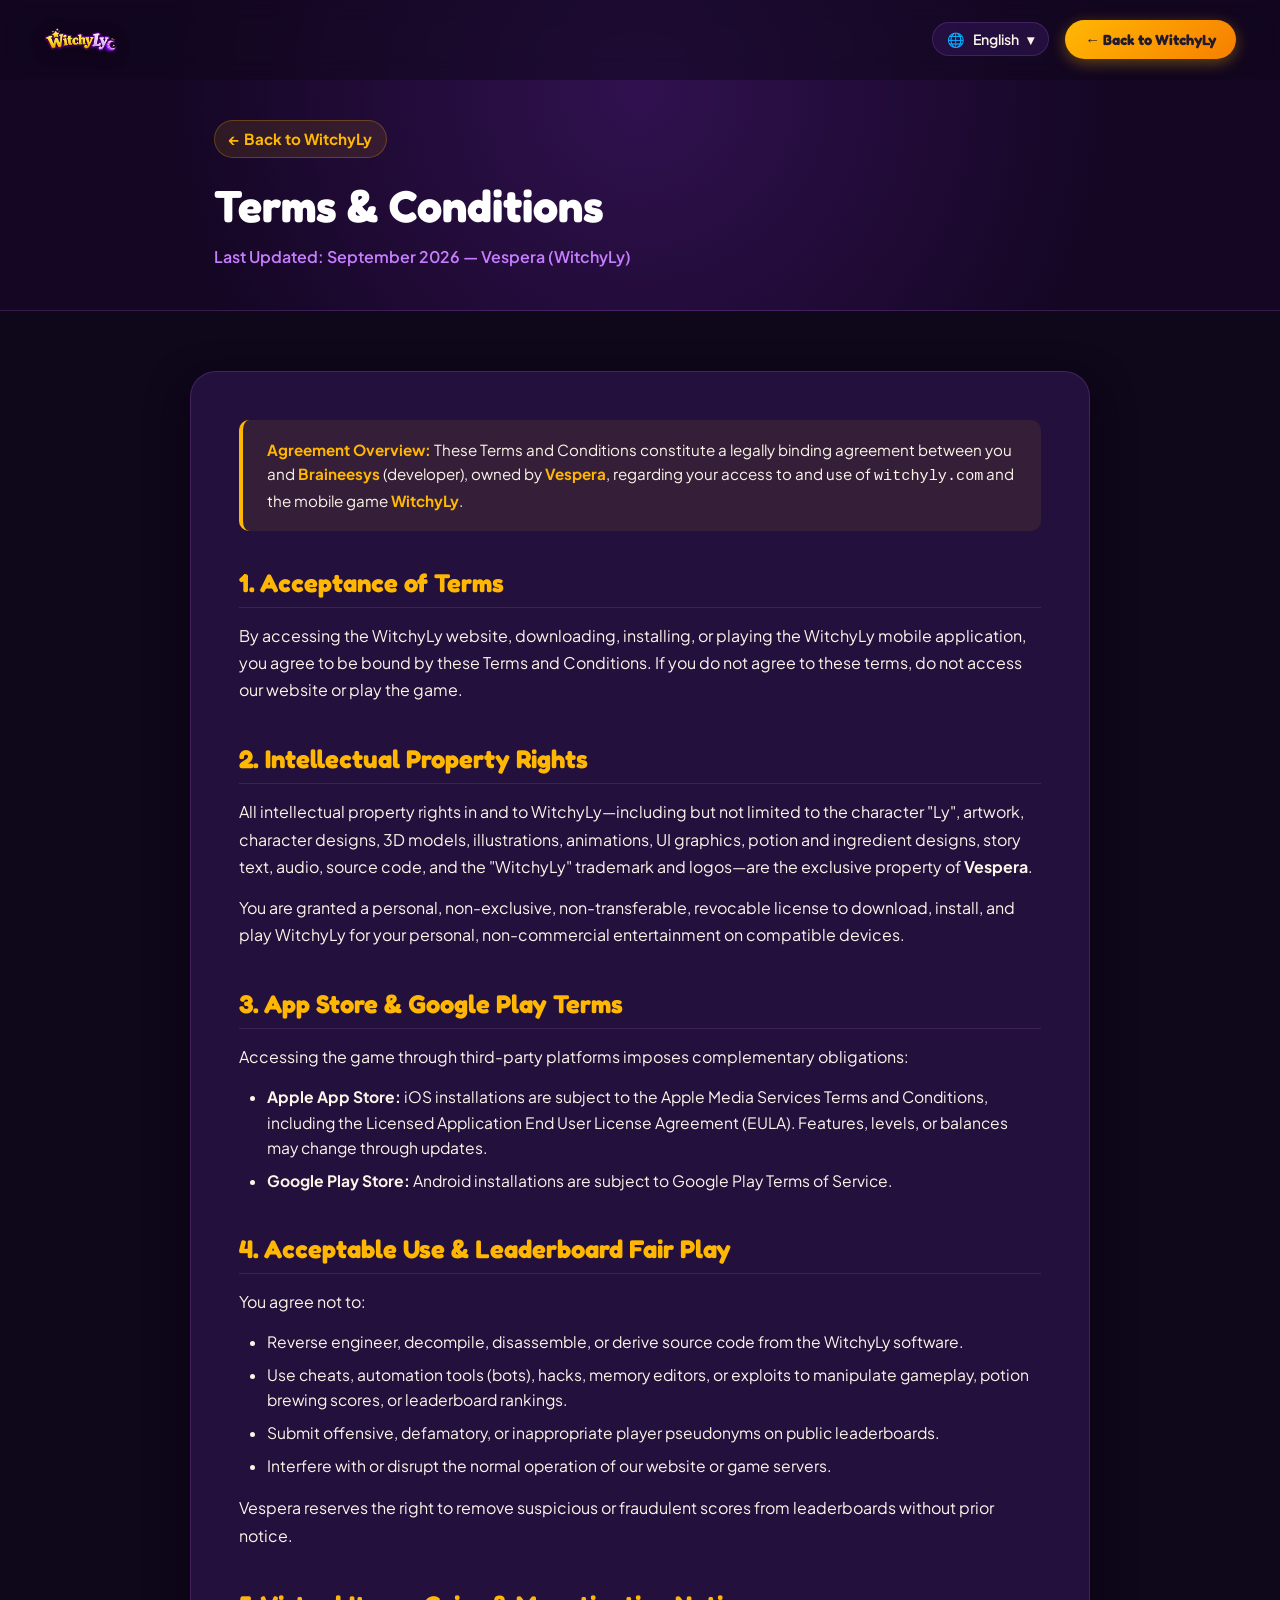
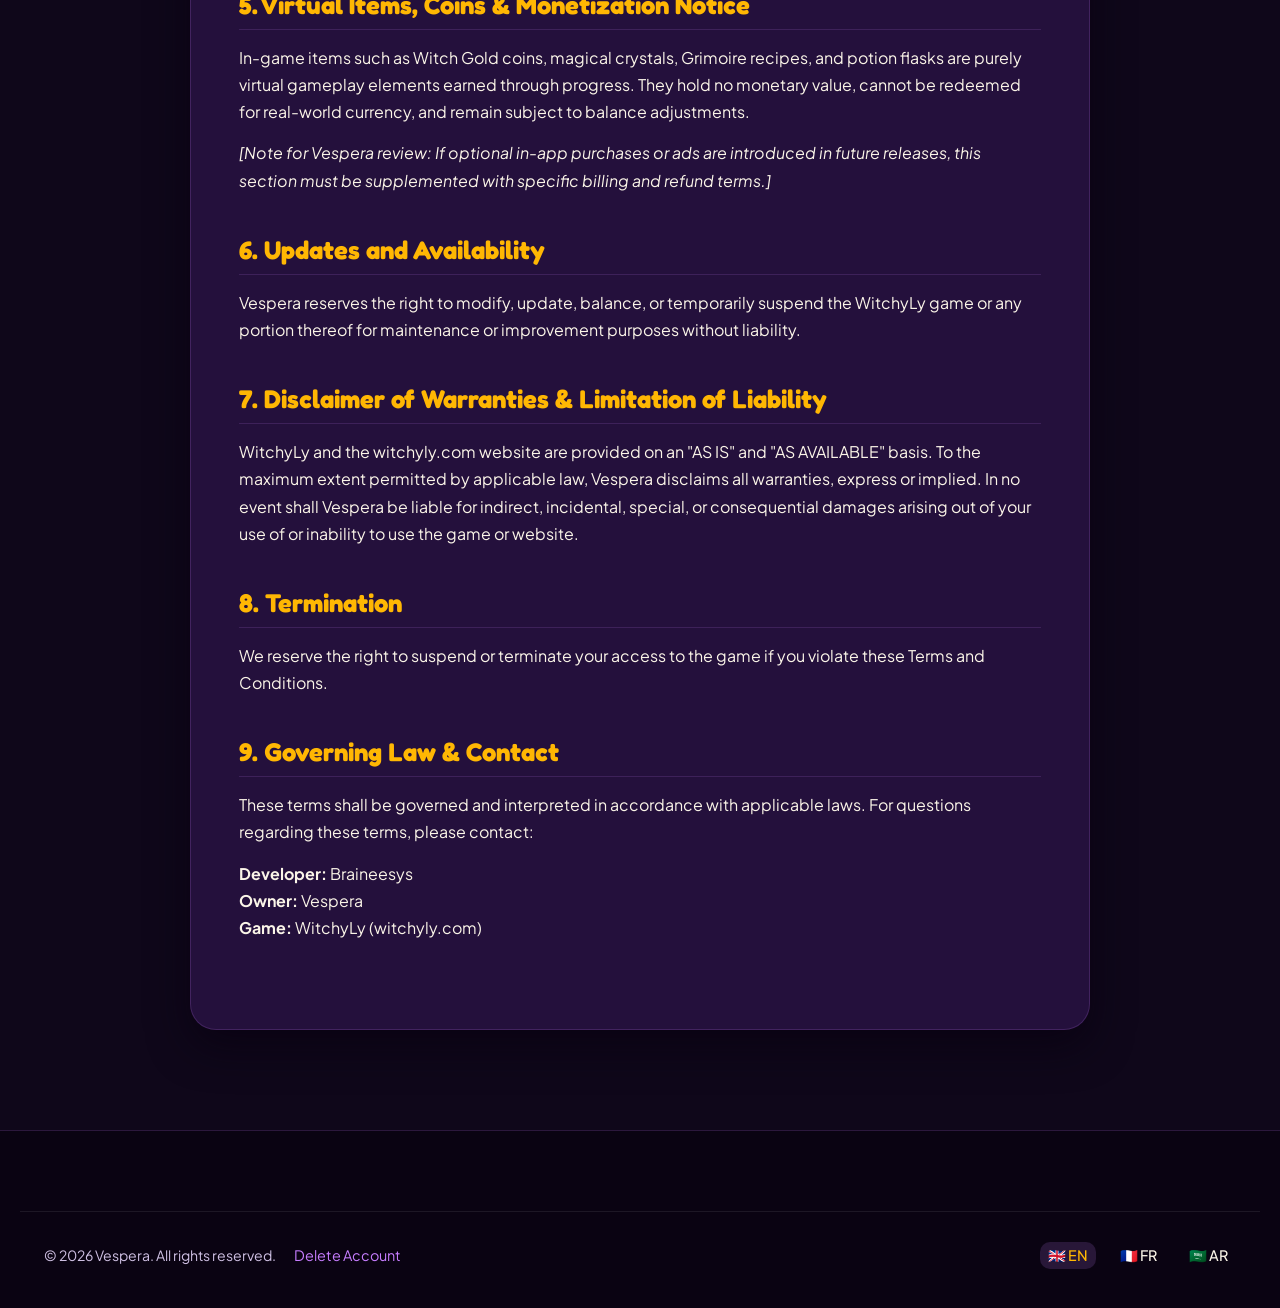
<file: terms.html>
<!DOCTYPE html>
<html lang="en" dir="ltr">

<head>
  <meta charset="UTF-8">
  <meta name="viewport" content="width=device-width, initial-scale=1.0">
  <title>Terms &amp; Conditions — WitchyLy (Vespera)</title>
  <meta name="description"
    content="Terms and Conditions for WitchyLy and the witchyly.com website, developed by Braineesys, owned by Vespera.">
  <meta name="robots" content="noindex, follow">
  <link rel="canonical" href="https://witchyly.com/terms.html">

  <link rel="icon" type="image/png" sizes="32x32" href="assets/logo/favicon-32.png">
  <link rel="apple-touch-icon" sizes="180x180" href="assets/logo/apple-touch-icon.png">

  <link rel="preconnect" href="https://fonts.googleapis.com">
  <link rel="preconnect" href="https://fonts.gstatic.com" crossorigin>
  <link
    href="https://fonts.googleapis.com/css2?family=Cairo:wght@600;700;800&family=Fredoka:wght@500;600;700&family=Plus+Jakarta+Sans:wght@400;500;600;700&family=Tajawal:wght@400;500;700&display=swap"
    rel="stylesheet">

  <link rel="stylesheet" href="css/style.css">
  <link rel="stylesheet" href="css/responsive.css">
  <link rel="stylesheet" href="css/legal.css">
  <style>
    .lang-content {
      display: none;
    }

    html[lang="en"] .lang-content-en {
      display: block;
    }

    html[lang="fr"] .lang-content-fr {
      display: block;
    }

    html[lang="ar"] .lang-content-ar {
      display: block;
    }
  </style>
</head>

<body>

  <!-- Site Nav Header -->
  <header class="site-nav" id="main-nav">
    <div class="container nav-container">
      <a href="index.html" class="nav-brand" aria-label="WitchyLy Home">
        <img src="assets/logo/witchyly_logo.png" alt="WitchyLy Logo" class="nav-logo-img">
      </a>

      <div class="nav-actions">
        <!-- Language Selector -->
        <div class="lang-dropdown">
          <button class="lang-dropdown-trigger" aria-haspopup="true" aria-expanded="false" aria-label="Select Language">
            <span>🌐</span>
            <span class="current-lang-label">English</span>
            <span>▾</span>
          </button>
          <div class="lang-dropdown-menu" role="menu">
            <button class="lang-option active" data-lang="en" role="menuitem">English</button>
            <button class="lang-option" data-lang="fr" role="menuitem">Français</button>
            <button class="lang-option" data-lang="ar" role="menuitem">العربية</button>
          </div>
        </div>

        <a href="index.html" class="btn-nav-download" data-i18n="legal.back_home">← Back to WitchyLy</a>
      </div>
    </div>
  </header>

  <!-- Legal Page Banner -->
  <section class="legal-page-header">
    <div class="container legal-header-container">
      <a href="index.html" class="legal-back-link" data-i18n="legal.back_home">← Back to WitchyLy</a>
      <h1 class="legal-doc-title" data-i18n="legal.terms_title">Terms &amp; Conditions</h1>
      <div class="legal-doc-date" data-i18n="legal.terms_subtitle">Last Updated: September 2026 — Vespera (WitchyLy)
      </div>
    </div>
  </section>

  <!-- Content Section -->
  <main class="legal-content-section">
    <div class="container legal-doc-body">

      <!-- ENGLISH VERSION -->
      <div class="lang-content lang-content-en">
        <div class="legal-callout-box">
          <strong>Agreement Overview:</strong> These Terms and Conditions constitute a legally binding agreement between
          you and <strong>Braineesys</strong> (developer), owned by <strong>Vespera</strong>, regarding your access to and use of <code>witchyly.com</code> and the mobile
          game <strong>WitchyLy</strong>.
        </div>

        <div class="legal-section-block">
          <h2>1. Acceptance of Terms</h2>
          <p>By accessing the WitchyLy website, downloading, installing, or playing the WitchyLy mobile application, you
            agree to be bound by these Terms and Conditions. If you do not agree to these terms, do not access our
            website or play the game.</p>
        </div>

        <div class="legal-section-block">
          <h2>2. Intellectual Property Rights</h2>
          <p>All intellectual property rights in and to WitchyLy—including but not limited to the character "Ly",
            artwork, character designs, 3D models, illustrations, animations, UI graphics, potion and ingredient
            designs, story text, audio, source code, and the "WitchyLy" trademark and logos—are the exclusive property
            of <strong>Vespera</strong>.</p>
          <p>You are granted a personal, non-exclusive, non-transferable, revocable license to download, install, and
            play WitchyLy for your personal, non-commercial entertainment on compatible devices.</p>
        </div>

        <div class="legal-section-block">
          <h2>3. App Store &amp; Google Play Terms</h2>
          <p>Accessing the game through third-party platforms imposes complementary obligations:</p>
          <ul>
            <li><strong>Apple App Store:</strong> iOS installations are subject to the Apple Media Services Terms and
              Conditions, including the Licensed Application End User License Agreement (EULA). Features, levels, or
              balances may change through updates.</li>
            <li><strong>Google Play Store:</strong> Android installations are subject to Google Play Terms of Service.
            </li>
          </ul>
        </div>

        <div class="legal-section-block">
          <h2>4. Acceptable Use &amp; Leaderboard Fair Play</h2>
          <p>You agree not to:</p>
          <ul>
            <li>Reverse engineer, decompile, disassemble, or derive source code from the WitchyLy software.</li>
            <li>Use cheats, automation tools (bots), hacks, memory editors, or exploits to manipulate gameplay, potion
              brewing scores, or leaderboard rankings.</li>
            <li>Submit offensive, defamatory, or inappropriate player pseudonyms on public leaderboards.</li>
            <li>Interfere with or disrupt the normal operation of our website or game servers.</li>
          </ul>
          <p>Vespera reserves the right to remove suspicious or fraudulent scores from leaderboards without prior
            notice.</p>
        </div>

        <div class="legal-section-block">
          <h2>5. Virtual Items, Coins &amp; Monetization Notice</h2>
          <p>In-game items such as Witch Gold coins, magical crystals, Grimoire recipes, and potion flasks are purely
            virtual gameplay elements earned through progress. They hold no monetary value, cannot be redeemed for
            real-world currency, and remain subject to balance adjustments.</p>
          <p><em>[Note for Vespera review: If optional in-app purchases or ads are introduced in future releases, this
              section must be supplemented with specific billing and refund terms.]</em></p>
        </div>

        <div class="legal-section-block">
          <h2>6. Updates and Availability</h2>
          <p>Vespera reserves the right to modify, update, balance, or temporarily suspend the WitchyLy game or any
            portion thereof for maintenance or improvement purposes without liability.</p>
        </div>

        <div class="legal-section-block">
          <h2>7. Disclaimer of Warranties &amp; Limitation of Liability</h2>
          <p>WitchyLy and the witchyly.com website are provided on an "AS IS" and "AS AVAILABLE" basis. To the maximum
            extent permitted by applicable law, Vespera disclaims all warranties, express or implied. In no event shall
            Vespera be liable for indirect, incidental, special, or consequential damages arising out of your use of or
            inability to use the game or website.</p>
        </div>

        <div class="legal-section-block">
          <h2>8. Termination</h2>
          <p>We reserve the right to suspend or terminate your access to the game if you violate these Terms and
            Conditions.</p>
        </div>

        <div class="legal-section-block">
          <h2>9. Governing Law &amp; Contact</h2>
          <p>These terms shall be governed and interpreted in accordance with applicable laws. For questions regarding
            these terms, please contact:</p>
          <p><strong>Developer:</strong> Braineesys<br>
            <strong>Owner:</strong> Vespera<br>
            <strong>Game:</strong> WitchyLy (witchyly.com)
          </p>
        </div>
      </div>

      <!-- FRENCH VERSION -->
      <div class="lang-content lang-content-fr">
        <div class="legal-callout-box">
          <strong>Aperçu du Contrat :</strong> Les présentes Conditions Générales régissent votre accès et votre
          utilisation du site <code>witchyly.com</code> ainsi que du jeu mobile <strong>WitchyLy</strong>, développé par
          <strong>Braineesys</strong>, propriété de <strong>Vespera</strong>.
        </div>

        <div class="legal-section-block">
          <h2>1. Acceptation des Conditions</h2>
          <p>En naviguant sur le site web ou en téléchargeant, installant et jouant à WitchyLy, vous acceptez d'être lié
            par les présentes conditions. Si vous n'acceptez pas ces conditions, veuillez ne pas utiliser nos services.
          </p>
        </div>

        <div class="legal-section-block">
          <h2>2. Propriété Intellectuelle</h2>
          <p>L'ensemble des éléments du jeu WitchyLy — incluant le personnage « Ly », les illustrations, les graphismes,
            le chaudron, les animations, les potions et le code source — est la propriété exclusive de
            <strong>Vespera</strong>.</p>
          <p>Il vous est concédé une licence personnelle, non exclusive, non transférable et révocable pour utiliser le
            jeu à des fins strictement personnelles et non commerciales.</p>
        </div>

        <div class="legal-section-block">
          <h2>3. Plateformes de Téléchargement</h2>
          <p>Les installations sur iOS via l'App Store sont soumises aux Conditions générales des services multimédias
            d'Apple (y compris le CLUF des applications sous licence), et les installations Android aux Conditions
            d'utilisation de Google Play. Les niveaux, équilibrages et fonctionnalités peuvent évoluer lors de mises à
            jour ultérieures.</p>
        </div>

        <div class="legal-section-block">
          <h2>4. Règles de Conduite et Classement Équitable</h2>
          <p>Il est strictement interdit de modifier le code du jeu, d'utiliser des logiciels de triche ou des robots
            pour fausser les scores ou manipuler le classement des apprenties sorcières. Vespera se réserve le droit de
            retirer tout score obtenu de manière frauduleuse.</p>
        </div>

        <div class="legal-section-block">
          <h2>5. Éléments Virtuels et Pièces de Jeu</h2>
          <p>Les pièces d'or de sorcière et les cristaux violets collectés dans le jeu sont des éléments virtuels sans
            valeur monétaire réelle. Ils ne peuvent en aucun cas être convertis ou échangés contre de l'argent réel.</p>
        </div>

        <div class="legal-section-block">
          <h2>6. Limitation de Responsabilité</h2>
          <p>Dans la mesure permise par la législation applicable, Vespera décline toute responsabilité pour tout
            dommage indirect ou perte découlant de l'utilisation du jeu ou du site.</p>
        </div>

        <div class="legal-section-block">
          <h2>7. Contact</h2>
          <p>Pour toute question concernant les présentes conditions d'utilisation :<br>
            <strong>Développeur :</strong> Braineesys<br>
            <strong>Propriétaire :</strong> Vespera<br>
            <strong>Jeu :</strong> WitchyLy (witchyly.com)
          </p>
        </div>
      </div>

      <!-- ARABIC VERSION -->
      <div class="lang-content lang-content-ar">
        <div class="legal-callout-box">
          <strong>ملخص الاتفاقية:</strong> تشكل هذه الشروط والأحكام عقداً ملزماً قانوناً بينكم وبين شركة
          <strong>Braineesys</strong> (الجهة المطورة)، المملوكة لشركة <strong>Vespera</strong>، بخصوص استخدامكم لموقع <code>witchyly.com</code> ولعبة الهاتف المحمول
          <strong>WitchyLy</strong>.
        </div>

        <div class="legal-section-block">
          <h2>1. قبول الشروط</h2>
          <p>بمجرد وصولكم إلى موقع WitchyLy أو تنزيل اللعبة وتثبيتها وتشغيلها، فإنكم توافقون على الالتزام بهذه الشروط
            والأحكام. إذا كنتم لا توافقون عليها، يُرجى عدم استخدام الموقع أو اللعبة.</p>
        </div>

        <div class="legal-section-block">
          <h2>2. حقوق الملكية الفكرية</h2>
          <p>جميع حقوق الملكية الفكرية المرتبطة بلعبة WitchyLy — بما في ذلك شخصية «لي»، والرسومات، والرسوم المتحركة،
            والشعارات، والجرعات، وتصميم كتاب التعاويذ، والأكواد البرمجية — هي ملكية حصرية لشركة
            <strong>Vespera</strong>.</p>
          <p>يُمنح اللاعبون ترخيصاً شخصياً غير حصري وغير قابل للتحويل للعب اللعبة لأغراض الترفيه الشخصي غير التجاري.</p>
        </div>

        <div class="legal-section-block">
          <h2>3. متاجر التطبيقات</h2>
          <p>تخضع عمليات التنزيل على نظام iOS عبر متجر Apple App Store لشروط وأحكام خدمات Apple الإعلامية (بما في ذلك
            اتفاقية ترخيص المستخدم النهائي)، وتخضع عمليات التنزيل على Android لشروط خدمة Google Play. قد تتغير المراحل
            والميزات من خلال التحديثات.</p>
        </div>

        <div class="legal-section-block">
          <h2>4. الاستخدام المقبول واللعب النزيه</h2>
          <p>يُحظر تماماً استخدام برامج التلاعب أو القرصنة أو الحيل لتعديل نتائج اللعبة أو التلاعب بترتيب لوحة الصدارة.
            تحتفظ Vespera بالحق في شطب أي نتائج مشبوهة أو غير عادلة دون سابق إنذار.</p>
        </div>

        <div class="legal-section-block">
          <h2>5. العملات والعناصر الافتراضية</h2>
          <p>العملات الذهبية والبلورات السحرية المكتسبة داخل اللعبة هي عناصر لعب افتراضية بحتة لا تحمل أي قيمة نقدية
            حقيقية ولا يمكن استبدالها بأموال حقيقية.</p>
        </div>

        <div class="legal-section-block">
          <h2>6. حدود المسؤولية</h2>
          <p>إلى الحد الأقصى الذي يسمح به القانون، تُقدَّم اللعبة والموقع "كما هما"، وتخلي Vespera مسؤوليتها عن أي أضرار
            غير مباشرة تنشأ عن استخدام اللعبة أو عدم القدرة على استخدامها.</p>
        </div>

        <div class="legal-section-block">
          <h2>7. التواصل مع Braineesys و Vespera</h2>
          <p>لأي استفسارات بخصوص هذه الشروط والأحكام:<br>
            <strong>الجهة المطورة:</strong> Braineesys<br>
            <strong>المالك:</strong> Vespera<br>
            <strong>اللعبة:</strong> WitchyLy (witchyly.com)
          </p>
        </div>
      </div>

    </div>
  </main>

  <!-- Footer -->
  <footer class="site-footer">
    <div class="container footer-bottom-bar">
      <div style="display: flex; gap: 18px; align-items: center; flex-wrap: wrap;">
        <div data-i18n="footer.copyright">© 2026 Vespera. All rights reserved.</div>
        <a href="deleteacc.html" class="footer-link" data-i18n="nav.deleteacc" style="color: var(--accent-purple-light); font-size: 0.9rem;">Delete Account</a>
      </div>
      <div style="display: flex; gap: 16px;">
        <button class="lang-option" data-lang="en" style="width: auto; padding: 4px 8px;">🇬🇧 EN</button>
        <button class="lang-option" data-lang="fr" style="width: auto; padding: 4px 8px;">🇫🇷 FR</button>
        <button class="lang-option" data-lang="ar" style="width: auto; padding: 4px 8px;">🇸🇦 AR</button>
      </div>
    </div>
  </footer>

  <script src="js/i18n.js"></script>
</body>

</html>
</file>
<file: css/style.css>
/* ==========================================================================
   WitchyLy — Premium Game Landing Website Stylesheet
   Design Direction: Storybook Whimsical Fantasy + Cozy Witch Aesthetic
   Palette: Night Purples, Mystic Ambers, Potion Greens, Celestial Cyan
   ========================================================================== */

:root {
  /* Core Color Tokens */
  --bg-darkest: #0f071a;
  --bg-deep: #190a2a;
  --bg-surface: #24103c;
  --bg-surface-elevated: #311552;
  --bg-card: rgba(43, 16, 73, 0.75);
  --bg-card-hover: rgba(58, 22, 98, 0.9);
  --bg-glass: rgba(30, 12, 54, 0.65);

  /* Accents & Potions */
  --accent-gold: #ffb703;
  --accent-gold-hover: #ffca3a;
  --accent-gold-glow: rgba(255, 183, 3, 0.35);
  --accent-purple-light: #c77dff;
  --accent-purple-vibrant: #9d4edd;
  --accent-purple-glow: rgba(157, 78, 221, 0.4);
  --accent-green-potion: #70e000;
  --accent-green-glow: rgba(112, 224, 0, 0.3);
  --accent-cyan-ethereal: #48cae4;
  --accent-cyan-glow: rgba(72, 202, 228, 0.3);
  --accent-pink-sweet: #ff4d8d;
  --accent-dark-shadow: #120521;

  /* Parchment & Text */
  --text-white: #ffffff;
  --text-cream: #fbf5e8;
  --text-muted: #d0c1e4;
  --text-dark: #221a2d;
  --parchment-light: #fef8eb;
  --parchment-dark: #ecd9b9;

  /* Borders & Shadows */
  --border-subtle: rgba(199, 125, 255, 0.18);
  --border-bright: rgba(255, 183, 3, 0.45);
  --border-glass: rgba(255, 255, 255, 0.12);
  --shadow-sm: 0 4px 12px rgba(0, 0, 0, 0.25);
  --shadow-md: 0 8px 24px rgba(10, 4, 18, 0.45);
  --shadow-lg: 0 16px 40px rgba(8, 2, 16, 0.65);
  --shadow-glow-gold: 0 0 25px rgba(255, 183, 3, 0.35);
  --shadow-glow-purple: 0 0 30px rgba(157, 78, 221, 0.35);

  /* Typography Stacks */
  --font-heading: 'Fredoka', 'Sniglet', -apple-system, BlinkMacSystemFont, 'Segoe UI', cursive, sans-serif;
  --font-body: 'Plus Jakarta Sans', -apple-system, BlinkMacSystemFont, 'Segoe UI', Roboto, sans-serif;
  --font-arabic-heading: 'Cairo', 'Tajawal', sans-serif;
  --font-arabic-body: 'Tajawal', 'Cairo', sans-serif;

  /* Transitions & Radii */
  --radius-sm: 10px;
  --radius-md: 18px;
  --radius-lg: 26px;
  --radius-pill: 9999px;
  --transition-fast: 0.2s cubic-bezier(0.2, 0, 0.2, 1);
  --transition-normal: 0.35s cubic-bezier(0.25, 1, 0.5, 1);
  --transition-bounce: 0.5s cubic-bezier(0.34, 1.56, 0.64, 1);

  --nav-height: 80px;
}

/* ==========================================================================
   Base & Reset
   ========================================================================== */
*,
*::before,
*::after {
  box-sizing: border-box;
  margin: 0;
  padding: 0;
}

html {
  scroll-behavior: smooth;
  font-size: 16px;
  -webkit-font-smoothing: antialiased;
  -moz-osx-font-smoothing: grayscale;
}

body {
  background-color: var(--bg-darkest);
  color: var(--text-cream);
  font-family: var(--font-body);
  line-height: 1.6;
  overflow-x: hidden;
  position: relative;
  min-height: 100vh;
}

/* Arabic typography overrides */
html[lang="ar"] body,
body.rtl-mode {
  font-family: var(--font-arabic-body);
}

html[lang="ar"] h1,
html[lang="ar"] h2,
html[lang="ar"] h3,
html[lang="ar"] h4,
html[lang="ar"] .logo-text,
body.rtl-mode h1,
body.rtl-mode h2,
body.rtl-mode h3,
body.rtl-mode h4 {
  font-family: var(--font-arabic-heading);
}

/* Typography Defaults */
h1,
h2,
h3,
h4,
h5,
h6 {
  font-family: var(--font-heading);
  color: var(--text-white);
  font-weight: 700;
  line-height: 1.25;
}

a {
  color: inherit;
  text-decoration: none;
  transition: color var(--transition-fast);
}

img {
  max-width: 100%;
  height: auto;
  display: block;
}

button {
  font-family: inherit;
  cursor: pointer;
  border: none;
  background: none;
}

.container {
  width: 100%;
  max-width: 1240px;
  margin: 0 auto;
  padding: 0 24px;
}

/* Section Header Typography */
.section-badge {
  display: inline-flex;
  align-items: center;
  gap: 8px;
  padding: 6px 16px;
  background: rgba(199, 125, 255, 0.14);
  border: 1px solid var(--border-subtle);
  border-radius: var(--radius-pill);
  color: var(--accent-purple-light);
  font-size: 0.88rem;
  font-weight: 600;
  letter-spacing: 0.04em;
  text-transform: uppercase;
  margin-bottom: 14px;
  backdrop-filter: blur(8px);
}

.section-header {
  text-align: center;
  max-width: 780px;
  margin: 0 auto 50px auto;
}

.section-title {
  font-size: 2.5rem;
  margin-bottom: 16px;
  color: var(--text-white);
  text-shadow: 0 2px 14px rgba(0, 0, 0, 0.4);
}

.section-subtitle {
  font-size: 1.12rem;
  color: var(--text-muted);
  line-height: 1.65;
}

/* ==========================================================================
   Navigation Bar
   ========================================================================== */
.site-nav {
  position: fixed;
  top: 0;
  left: 0;
  width: 100%;
  height: var(--nav-height);
  z-index: 1000;
  transition: all var(--transition-normal);
  background: rgba(15, 7, 26, 0.5);
  backdrop-filter: blur(12px);
  -webkit-backdrop-filter: blur(12px);
  border-bottom: 1px solid transparent;
}

.site-nav.scrolled {
  background: rgba(19, 9, 36, 0.92);
  border-bottom: 1px solid var(--border-subtle);
  box-shadow: var(--shadow-md);
  height: 72px;
}

.nav-container {
  display: flex;
  align-items: center;
  justify-content: space-between;
  height: 100%;
}

.nav-brand {
  display: flex;
  align-items: center;
  gap: 12px;
}

.nav-logo-img {
  height: 48px;
  width: auto;
  object-fit: contain;
  filter: drop-shadow(0 2px 8px rgba(0, 0, 0, 0.4));
  transition: transform var(--transition-bounce);
}

.nav-brand:hover .nav-logo-img {
  transform: scale(1.05) rotate(-2deg);
}

.nav-menu {
  display: flex;
  align-items: center;
  gap: 28px;
  list-style: none;
}

.nav-link {
  font-size: 0.96rem;
  font-weight: 600;
  color: var(--text-cream);
  position: relative;
  padding: 6px 0;
  transition: color var(--transition-fast);
}

.nav-link::after {
  content: '';
  position: absolute;
  bottom: 0;
  left: 0;
  width: 0;
  height: 2px;
  background: linear-gradient(90deg, var(--accent-gold), var(--accent-purple-light));
  border-radius: 2px;
  transition: width var(--transition-normal);
}

.nav-link:hover,
.nav-link.active {
  color: var(--accent-gold);
}

.nav-link:hover::after,
.nav-link.active::after {
  width: 100%;
}

.nav-actions {
  display: flex;
  align-items: center;
  gap: 16px;
}

/* Language Switcher Component */
.lang-dropdown {
  position: relative;
}

.lang-dropdown-trigger {
  display: flex;
  align-items: center;
  gap: 8px;
  padding: 7px 14px;
  background: rgba(49, 21, 82, 0.6);
  border: 1px solid var(--border-subtle);
  border-radius: var(--radius-pill);
  color: var(--text-cream);
  font-size: 0.88rem;
  font-weight: 600;
  transition: all var(--transition-fast);
}

.lang-dropdown-trigger:hover {
  background: rgba(77, 27, 120, 0.8);
  border-color: var(--accent-purple-light);
}

.lang-dropdown-menu {
  position: absolute;
  top: calc(100% + 8px);
  right: 0;
  background: var(--bg-surface);
  border: 1px solid var(--border-subtle);
  border-radius: var(--radius-md);
  box-shadow: var(--shadow-lg);
  padding: 6px;
  display: flex;
  flex-direction: column;
  gap: 4px;
  min-width: 140px;
  opacity: 0;
  visibility: hidden;
  transform: translateY(-8px);
  transition: all var(--transition-normal);
  z-index: 1010;
}

.lang-dropdown:hover .lang-dropdown-menu,
.lang-dropdown:focus-within .lang-dropdown-menu,
.lang-dropdown-menu.open {
  opacity: 1;
  visibility: visible;
  transform: translateY(0);
}

.lang-option {
  display: flex;
  align-items: center;
  gap: 8px;
  padding: 8px 12px;
  border-radius: var(--radius-sm);
  color: var(--text-cream);
  font-size: 0.9rem;
  font-weight: 500;
  text-align: left;
  transition: all var(--transition-fast);
  width: 100%;
}

.lang-option:hover,
.lang-option.active {
  background: rgba(199, 125, 255, 0.16);
  color: var(--accent-gold);
}

/* Nav CTA Button */
.btn-nav-download {
  display: inline-flex;
  align-items: center;
  gap: 8px;
  padding: 8px 20px;
  background: linear-gradient(135deg, var(--accent-gold) 0%, #f77f00 100%);
  color: var(--text-dark);
  font-family: var(--font-heading);
  font-weight: 700;
  font-size: 0.92rem;
  border-radius: var(--radius-pill);
  box-shadow: 0 4px 15px rgba(255, 183, 3, 0.35);
  transition: all var(--transition-bounce);
}

.btn-nav-download:hover {
  transform: translateY(-2px);
  box-shadow: 0 6px 20px rgba(255, 183, 3, 0.55);
}

/* Mobile Hamburger */
.mobile-menu-toggle {
  display: none;
  flex-direction: column;
  justify-content: center;
  gap: 5px;
  width: 40px;
  height: 40px;
  border-radius: var(--radius-sm);
  background: rgba(49, 21, 82, 0.6);
  border: 1px solid var(--border-subtle);
  padding: 9px;
  color: var(--text-white);
}

.hamburger-line {
  display: block;
  width: 100%;
  height: 2px;
  background: currentColor;
  border-radius: 2px;
  transition: transform var(--transition-fast), opacity var(--transition-fast);
}

/* ==========================================================================
   Hero Section
   ========================================================================== */
.hero-section {
  position: relative;
  min-height: 100vh;
  padding: calc(var(--nav-height) + 40px) 0 80px 0;
  display: flex;
  align-items: center;
  background: radial-gradient(circle at 50% 20%, #3a1457 0%, #1a082c 45%, #0f071a 100%);
  overflow: hidden;
}

#hero-sparkles-canvas {
  position: absolute;
  top: 0;
  left: 0;
  width: 100%;
  height: 100%;
  pointer-events: none;
  z-index: 1;
}

.hero-bg-stars {
  position: absolute;
  top: 0;
  left: 0;
  width: 100%;
  height: 100%;
  background-image:
    radial-gradient(1.5px 1.5px at 20px 30px, #ffffff, rgba(0, 0, 0, 0)),
    radial-gradient(1.5px 1.5px at 150px 180px, #ffd166, rgba(0, 0, 0, 0)),
    radial-gradient(2px 2px at 300px 90px, #c77dff, rgba(0, 0, 0, 0)),
    radial-gradient(1px 1px at 450px 240px, #ffffff, rgba(0, 0, 0, 0)),
    radial-gradient(2px 2px at 620px 140px, #ffd166, rgba(0, 0, 0, 0)),
    radial-gradient(1.5px 1.5px at 800px 320px, #48cae4, rgba(0, 0, 0, 0));
  background-repeat: repeat;
  background-size: 550px 550px;
  opacity: 0.55;
  pointer-events: none;
  z-index: 1;
}

.hero-glow-orb {
  position: absolute;
  border-radius: 50%;
  filter: blur(80px);
  pointer-events: none;
  z-index: 1;
  opacity: 0.45;
}

.hero-glow-1 {
  width: 450px;
  height: 450px;
  background: #7209b7;
  top: 10%;
  right: 5%;
}

.hero-glow-2 {
  width: 380px;
  height: 380px;
  background: #ffb703;
  bottom: 10%;
  left: 5%;
  opacity: 0.25;
}

.hero-grid {
  position: relative;
  z-index: 2;
  display: grid;
  grid-template-columns: 1.15fr 0.85fr;
  align-items: center;
  gap: 48px;
}

.hero-content {
  display: flex;
  flex-direction: column;
  align-items: flex-start;
}

.hero-badge-pill {
  display: inline-flex;
  align-items: center;
  gap: 8px;
  padding: 8px 18px;
  background: rgba(255, 183, 3, 0.12);
  border: 1px solid var(--border-bright);
  border-radius: var(--radius-pill);
  color: var(--accent-gold);
  font-size: 0.95rem;
  font-weight: 700;
  box-shadow: 0 0 20px rgba(255, 183, 3, 0.2);
  margin-bottom: 20px;
  animation: pulse-glow 3s infinite alternate ease-in-out;
}

@keyframes pulse-glow {
  0% {
    box-shadow: 0 0 15px rgba(255, 183, 3, 0.2);
  }

  100% {
    box-shadow: 0 0 28px rgba(255, 183, 3, 0.45);
  }
}

.hero-logo-box {
  margin-bottom: 20px;
}

.hero-official-logo {
  max-width: 360px;
  height: auto;
  filter: drop-shadow(0 8px 24px rgba(0, 0, 0, 0.6));
}

.hero-headline {
  font-size: 3.4rem;
  font-weight: 800;
  line-height: 1.15;
  margin-bottom: 18px;
  background: linear-gradient(135deg, #ffffff 0%, #ffd166 60%, #c77dff 100%);
  -webkit-background-clip: text;
  -webkit-text-fill-color: transparent;
  filter: drop-shadow(0 2px 10px rgba(0, 0, 0, 0.4));
}

.hero-subtitle {
  font-size: 1.25rem;
  color: var(--text-cream);
  margin-bottom: 34px;
  line-height: 1.6;
  max-width: 580px;
}

/* Download Buttons */
.hero-cta-group {
  display: flex;
  flex-wrap: wrap;
  align-items: center;
  gap: 16px;
  margin-bottom: 36px;
}

.store-button {
  display: inline-flex;
  align-items: center;
  gap: 14px;
  padding: 12px 24px;
  border-radius: var(--radius-md);
  text-decoration: none;
  transition: all var(--transition-bounce);
  position: relative;
  overflow: hidden;
}

.store-button-ios {
  background: linear-gradient(135deg, #2b1147 0%, #44176d 100%);
  border: 1.5px solid var(--accent-purple-light);
  color: var(--text-white);
  box-shadow: 0 6px 20px rgba(157, 78, 221, 0.35);
}

.store-button-ios:hover {
  transform: translateY(-3px) scale(1.02);
  border-color: #e0aaff;
  box-shadow: 0 10px 28px rgba(199, 125, 255, 0.55);
}

.store-button-android {
  background: linear-gradient(135deg, #1f2a44 0%, #1e3a5f 100%);
  border: 1.5px solid #48cae4;
  color: var(--text-white);
  box-shadow: 0 6px 20px rgba(72, 202, 228, 0.35);
}

.store-button-android:hover {
  transform: translateY(-3px) scale(1.02);
  border-color: #90e0ef;
  box-shadow: 0 10px 28px rgba(72, 202, 228, 0.55);
}

.store-button-icon {
  width: 32px;
  height: 32px;
  display: flex;
  align-items: center;
  justify-content: center;
  flex-shrink: 0;
}

.store-button-texts {
  display: flex;
  flex-direction: column;
}

.store-btn-subtitle {
  font-size: 0.72rem;
  letter-spacing: 0.05em;
  text-transform: uppercase;
  color: var(--text-muted);
}

.store-btn-title {
  font-family: var(--font-heading);
  font-size: 1.15rem;
  font-weight: 700;
  line-height: 1.1;
  color: var(--text-white);
}

/* Hero Feature Pills */
.hero-pills {
  display: flex;
  flex-wrap: wrap;
  gap: 12px;
}

.hero-pill-item {
  display: flex;
  align-items: center;
  gap: 8px;
  padding: 6px 14px;
  background: rgba(49, 21, 82, 0.5);
  border: 1px solid var(--border-subtle);
  border-radius: var(--radius-pill);
  font-size: 0.88rem;
  font-weight: 600;
  color: var(--text-muted);
}

.hero-pill-item span {
  color: var(--accent-gold);
}

/* Hero Character Stage */
.hero-visual-stage {
  position: relative;
  display: flex;
  justify-content: center;
  align-items: center;
}

.hero-visual-frame {
  position: relative;
  width: 100%;
  max-width: 440px;
  border-radius: 36px;
  overflow: hidden;
  box-shadow: 0 20px 50px rgba(0, 0, 0, 0.7), 0 0 40px rgba(157, 78, 221, 0.4);
  border: 3px solid rgba(199, 125, 255, 0.4);
  background: #1c0930;
  transition: transform var(--transition-normal);
}

.hero-visual-frame:hover {
  transform: translateY(-6px) scale(1.01);
}

.hero-character-img {
  width: 100%;
  height: auto;
  display: block;
}

/* Floating Magical Badges in Hero */
.floating-badge {
  position: absolute;
  display: flex;
  align-items: center;
  gap: 10px;
  padding: 10px 16px;
  background: rgba(30, 11, 56, 0.85);
  backdrop-filter: blur(12px);
  border: 1px solid var(--border-subtle);
  border-radius: var(--radius-md);
  box-shadow: var(--shadow-md);
  z-index: 3;
  animation: float-gentle 4s ease-in-out infinite alternate;
}

.floating-badge-1 {
  top: 8%;
  left: -24px;
  animation-delay: 0s;
}

.floating-badge-2 {
  bottom: 12%;
  right: -20px;
  animation-delay: 2s;
}

.floating-badge-icon {
  width: 36px;
  height: 36px;
  object-fit: contain;
}

.floating-badge-label {
  font-family: var(--font-heading);
  font-weight: 700;
  font-size: 0.95rem;
  color: var(--accent-gold);
}

.floating-badge-sub {
  font-size: 0.75rem;
  color: var(--text-muted);
}

@keyframes float-gentle {
  0% {
    transform: translateY(0px);
  }

  100% {
    transform: translateY(-12px);
  }
}

/* ==========================================================================
   Story & Characters Section ("The Grand Manor & The Sneaky Goblin")
   ========================================================================== */
.story-section {
  padding: 110px 0 100px 0;
  background: radial-gradient(circle at 50% 10%, rgba(157, 78, 221, 0.12) 0%, transparent 60%),
    linear-gradient(180deg, var(--bg-darkest) 0%, #150824 50%, var(--bg-darkest) 100%);
  position: relative;
  overflow: hidden;
}

.story-section::before {
  content: '';
  position: absolute;
  top: 0;
  left: 0;
  right: 0;
  height: 1px;
  background: linear-gradient(90deg, transparent, var(--border-bright), transparent);
}

.story-sub-header {
  text-align: center;
  margin-bottom: 40px;
}

.story-sub-title {
  font-size: 1.8rem;
  color: var(--text-white);
  margin-bottom: 8px;
  font-family: var(--font-heading);
}

.story-sub-desc {
  color: var(--text-muted);
  font-size: 1.05rem;
}

/* 5-Column Characters Grid */
.characters-grid {
  display: grid;
  grid-template-columns: repeat(5, 1fr);
  gap: 20px;
  margin-bottom: 75px;
}

.character-card {
  background: var(--bg-card);
  backdrop-filter: blur(12px);
  -webkit-backdrop-filter: blur(12px);
  border: 1px solid var(--border-subtle);
  border-radius: var(--radius-lg);
  padding: 26px 18px 22px 18px;
  display: flex;
  flex-direction: column;
  text-align: center;
  position: relative;
  transition: all var(--transition-normal);
  box-shadow: var(--shadow-md);
}

.character-card:hover {
  transform: translateY(-8px);
  box-shadow: var(--shadow-lg), 0 0 25px rgba(157, 78, 221, 0.25);
  border-color: var(--border-bright);
}

.char-card-lilly:hover {
  border-color: rgba(199, 125, 255, 0.6);
  box-shadow: var(--shadow-lg), 0 0 30px rgba(157, 78, 221, 0.35);
}

.char-card-grukk:hover {
  border-color: rgba(255, 183, 3, 0.6);
  box-shadow: var(--shadow-lg), 0 0 30px rgba(255, 183, 3, 0.35);
}

.char-card-goldin:hover {
  border-color: rgba(82, 183, 136, 0.6);
  box-shadow: var(--shadow-lg), 0 0 30px rgba(82, 183, 136, 0.35);
}

.char-card-milly:hover {
  border-color: rgba(255, 77, 141, 0.6);
  box-shadow: var(--shadow-lg), 0 0 30px rgba(255, 77, 141, 0.35);
}

.char-card-tatty:hover {
  border-color: rgba(72, 202, 228, 0.6);
  box-shadow: var(--shadow-lg), 0 0 30px rgba(72, 202, 228, 0.35);
}

.character-avatar-wrapper {
  position: relative;
  width: 140px;
  height: 140px;
  margin: 0 auto 18px auto;
  display: flex;
  align-items: center;
  justify-content: center;
}

.character-avatar-glow {
  position: absolute;
  inset: 10px;
  border-radius: 50%;
  background: radial-gradient(circle, rgba(157, 78, 221, 0.4) 0%, transparent 70%);
  filter: blur(8px);
  z-index: 0;
  transition: all var(--transition-normal);
}

.char-card-grukk .character-avatar-glow {
  background: radial-gradient(circle, rgba(255, 183, 3, 0.4) 0%, transparent 70%);
}

.char-card-goldin .character-avatar-glow {
  background: radial-gradient(circle, rgba(82, 183, 136, 0.45) 0%, transparent 70%);
}

.char-card-milly .character-avatar-glow {
  background: radial-gradient(circle, rgba(255, 77, 141, 0.4) 0%, transparent 70%);
}

.char-card-tatty .character-avatar-glow {
  background: radial-gradient(circle, rgba(72, 202, 228, 0.4) 0%, transparent 70%);
}

.character-portrait {
  width: 130px;
  height: 130px;
  object-fit: contain;
  position: relative;
  z-index: 1;
  filter: drop-shadow(0 8px 14px rgba(0, 0, 0, 0.5));
  transition: transform var(--transition-bounce);
}

.character-card:hover .character-portrait {
  transform: scale(1.08);
}

.character-role-pill {
  position: absolute;
  bottom: -6px;
  left: 50%;
  transform: translateX(-50%);
  white-space: nowrap;
  z-index: 2;
  font-size: 0.72rem;
  font-weight: 700;
  letter-spacing: 0.04em;
  padding: 4px 12px;
  border-radius: var(--radius-pill);
  background: rgba(15, 7, 26, 0.9);
  border: 1px solid var(--border-bright);
  color: var(--accent-gold);
  text-transform: uppercase;
  box-shadow: 0 4px 12px rgba(0, 0, 0, 0.4);
}

.character-info {
  display: flex;
  flex-direction: column;
  flex-grow: 1;
  margin-top: 10px;
}

.character-name {
  font-size: 1.35rem;
  color: var(--text-white);
  margin-bottom: 8px;
  font-family: var(--font-heading);
}

.character-tags {
  display: flex;
  flex-wrap: wrap;
  justify-content: center;
  gap: 6px;
  margin-bottom: 14px;
}

.char-tag {
  font-size: 0.72rem;
  font-weight: 600;
  padding: 3px 8px;
  border-radius: var(--radius-pill);
  background: rgba(199, 125, 255, 0.12);
  color: var(--accent-purple-light);
  border: 1px solid rgba(199, 125, 255, 0.2);
}

.char-card-grukk .char-tag {
  background: rgba(255, 183, 3, 0.12);
  color: var(--accent-gold-hover);
  border-color: rgba(255, 183, 3, 0.25);
}

.char-card-goldin .char-tag {
  background: rgba(82, 183, 136, 0.14);
  color: #74c69d;
  border-color: rgba(82, 183, 136, 0.28);
}

.char-card-milly .char-tag {
  background: rgba(255, 77, 141, 0.12);
  color: #ff85b3;
  border-color: rgba(255, 77, 141, 0.25);
}

.char-card-tatty .char-tag {
  background: rgba(72, 202, 228, 0.12);
  color: var(--accent-cyan-ethereal);
  border-color: rgba(72, 202, 228, 0.25);
}

.character-bio {
  font-size: 0.88rem;
  color: var(--text-muted);
  line-height: 1.55;
  margin-bottom: 16px;
  flex-grow: 1;
  text-align: center;
}

.character-quote {
  font-size: 0.85rem;
  font-style: italic;
  color: var(--accent-gold);
  background: rgba(255, 183, 3, 0.08);
  border-left: 3px solid var(--accent-gold);
  padding: 10px 14px;
  border-radius: 0 var(--radius-sm) var(--radius-sm) 0;
  margin-top: auto;
  text-align: left;
  line-height: 1.45;
}

/* The Interactive Dialogue Theatre */
.story-theatre {
  background: linear-gradient(135deg, rgba(36, 16, 60, 0.85) 0%, rgba(20, 8, 35, 0.95) 100%);
  border: 1px solid var(--border-subtle);
  border-radius: var(--radius-lg);
  padding: 40px;
  box-shadow: var(--shadow-lg), 0 0 35px rgba(15, 7, 26, 0.6);
  position: relative;
  overflow: hidden;
}

.story-theatre::after {
  content: '';
  position: absolute;
  top: -50%;
  right: -20%;
  width: 400px;
  height: 400px;
  background: radial-gradient(circle, rgba(157, 78, 221, 0.15) 0%, transparent 70%);
  border-radius: 50%;
  pointer-events: none;
}

.theatre-top-header {
  text-align: center;
  max-width: 680px;
  margin: 0 auto 28px auto;
}

.theatre-badge {
  display: inline-block;
  padding: 4px 14px;
  background: rgba(157, 78, 221, 0.2);
  border: 1px solid rgba(199, 125, 255, 0.4);
  border-radius: var(--radius-pill);
  color: var(--accent-purple-light);
  font-size: 0.82rem;
  font-weight: 700;
  margin-bottom: 12px;
}

.theatre-title {
  font-size: 1.85rem;
  color: var(--text-white);
  margin-bottom: 8px;
  font-family: var(--font-heading);
}

.theatre-subtitle {
  color: var(--text-muted);
  font-size: 0.98rem;
  line-height: 1.5;
}

/* Scene Tab Switchers */
.scene-tabs-bar {
  display: flex;
  justify-content: center;
  gap: 12px;
  margin-bottom: 30px;
  flex-wrap: wrap;
}

.scene-tab-btn {
  background: rgba(30, 12, 54, 0.7);
  border: 1px solid var(--border-subtle);
  color: var(--text-cream);
  padding: 10px 22px;
  border-radius: var(--radius-pill);
  cursor: pointer;
  display: inline-flex;
  align-items: center;
  gap: 10px;
  font-family: var(--font-heading);
  font-size: 0.95rem;
  font-weight: 600;
  transition: all var(--transition-fast);
}

.scene-tab-btn:hover {
  background: rgba(58, 22, 98, 0.8);
  border-color: var(--accent-purple-light);
  color: var(--text-white);
  transform: translateY(-2px);
}

.scene-tab-btn.active {
  background: linear-gradient(135deg, var(--accent-purple-vibrant), #7b2cbf);
  color: var(--text-white);
  border-color: var(--accent-gold);
  box-shadow: 0 4px 20px var(--accent-purple-glow);
}

.tab-badge-num {
  font-size: 0.75rem;
  padding: 2px 8px;
  border-radius: var(--radius-pill);
  background: rgba(0, 0, 0, 0.35);
  font-weight: 700;
  text-transform: uppercase;
}

/* Scene Panel Container */
.scene-panel {
  display: none;
  animation: fadeInScene 0.4s ease forwards;
}

.scene-panel.active {
  display: block;
}

@keyframes fadeInScene {
  from {
    opacity: 0;
    transform: translateY(10px);
  }

  to {
    opacity: 1;
    transform: translateY(0);
  }
}

/* Scene Context Header Card */
.scene-context-card {
  background: rgba(19, 8, 33, 0.85);
  border: 1px solid rgba(255, 183, 3, 0.28);
  border-left: 4px solid var(--accent-gold);
  border-radius: var(--radius-md);
  padding: 18px 24px;
  margin-bottom: 28px;
  box-shadow: var(--shadow-sm);
}

.scene-location-tag {
  font-size: 0.8rem;
  color: var(--accent-gold);
  font-weight: 700;
  text-transform: uppercase;
  letter-spacing: 0.05em;
  display: flex;
  align-items: center;
  gap: 6px;
  margin-bottom: 6px;
}

.scene-context-title {
  font-size: 1.25rem;
  color: var(--text-white);
  margin-bottom: 6px;
  font-family: var(--font-heading);
}

.scene-context-desc {
  font-size: 0.94rem;
  color: var(--text-muted);
  line-height: 1.5;
}

/* Dialogue Stream & Bubbles */
.dialogue-stream {
  display: flex;
  flex-direction: column;
  gap: 16px;
  max-height: 520px;
  overflow-y: auto;
  padding: 12px 16px;
  background: rgba(15, 7, 26, 0.55);
  border-radius: var(--radius-md);
  border: 1px solid var(--border-glass);
  scrollbar-width: thin;
  scrollbar-color: var(--accent-purple-vibrant) rgba(15, 7, 26, 0.6);
}

.dialogue-stream::-webkit-scrollbar {
  width: 6px;
}

.dialogue-stream::-webkit-scrollbar-track {
  background: rgba(15, 7, 26, 0.6);
  border-radius: 3px;
}

.dialogue-stream::-webkit-scrollbar-thumb {
  background: var(--accent-purple-vibrant);
  border-radius: 3px;
}

.dialogue-line {
  display: flex;
  gap: 14px;
  align-items: flex-start;
  max-width: 82%;
  animation: fadeInLine 0.3s ease;
}

@keyframes fadeInLine {
  from {
    opacity: 0;
    transform: translateY(6px);
  }

  to {
    opacity: 1;
    transform: translateY(0);
  }
}

.dialogue-avatar-box {
  width: 48px;
  height: 48px;
  min-width: 48px;
  border-radius: 50%;
  overflow: hidden;
  background: rgba(49, 21, 82, 0.9);
  border: 2px solid var(--border-subtle);
  display: flex;
  align-items: center;
  justify-content: center;
  box-shadow: var(--shadow-sm);
}

.dialogue-avatar {
  width: 42px;
  height: 42px;
  object-fit: contain;
}

.dialogue-content {
  display: flex;
  flex-direction: column;
  gap: 4px;
}

.dialogue-author {
  font-size: 0.82rem;
  font-weight: 700;
  letter-spacing: 0.03em;
}

.dialogue-bubble {
  border-radius: 14px;
  padding: 12px 18px;
  color: var(--text-cream);
  font-size: 0.96rem;
  line-height: 1.55;
  box-shadow: var(--shadow-sm);
  position: relative;
}

/* Speaker: Lilly (Left / Hero Purple) */
.speaker-lilly {
  align-self: flex-start;
}

.speaker-lilly .dialogue-avatar-box {
  border-color: var(--accent-purple-light);
  box-shadow: 0 0 10px rgba(157, 78, 221, 0.35);
}

.speaker-lilly .dialogue-author {
  color: #e0aaff;
}

.speaker-lilly .dialogue-bubble {
  background: rgba(45, 18, 76, 0.9);
  border: 1px solid rgba(199, 125, 255, 0.3);
  border-top-left-radius: 3px;
}

/* Speaker: Grukk (Right / Goblin Gold) */
.speaker-grukk {
  align-self: flex-end;
  flex-direction: row-reverse;
}

.speaker-grukk .dialogue-avatar-box {
  border-color: var(--accent-gold);
  box-shadow: 0 0 10px rgba(255, 183, 3, 0.35);
}

.speaker-grukk .dialogue-content {
  align-items: flex-end;
}

.speaker-grukk .dialogue-author {
  color: var(--accent-gold);
}

.speaker-grukk .dialogue-bubble {
  background: rgba(46, 32, 16, 0.92);
  border: 1px solid rgba(255, 183, 3, 0.35);
  border-top-right-radius: 3px;
}

/* Speaker: Goldin (Right / Emerald Merchant) */
.speaker-goldin {
  align-self: flex-end;
  flex-direction: row-reverse;
}

.speaker-goldin .dialogue-avatar-box {
  border-color: #52b788;
  box-shadow: 0 0 10px rgba(82, 183, 136, 0.35);
}

.speaker-goldin .dialogue-content {
  align-items: flex-end;
}

.speaker-goldin .dialogue-author {
  color: #74c69d;
}

.speaker-goldin .dialogue-bubble {
  background: rgba(18, 48, 32, 0.92);
  border: 1px solid rgba(82, 183, 136, 0.35);
  border-top-right-radius: 3px;
}

/* Speaker: Milly (Right / Warm Pink) */
.speaker-milly {
  align-self: flex-end;
  flex-direction: row-reverse;
}

.speaker-milly .dialogue-avatar-box {
  border-color: var(--accent-pink-sweet);
  box-shadow: 0 0 10px rgba(255, 77, 141, 0.35);
}

.speaker-milly .dialogue-content {
  align-items: flex-end;
}

.speaker-milly .dialogue-author {
  color: #ff85b3;
}

.speaker-milly .dialogue-bubble {
  background: rgba(56, 18, 48, 0.92);
  border: 1px solid rgba(255, 77, 141, 0.35);
  border-top-right-radius: 3px;
}

/* Speaker: Tatty (Right / Cyan Arcane) */
.speaker-tatty {
  align-self: flex-end;
  flex-direction: row-reverse;
}

.speaker-tatty .dialogue-avatar-box {
  border-color: var(--accent-cyan-ethereal);
  box-shadow: 0 0 10px rgba(72, 202, 228, 0.35);
}

.speaker-tatty .dialogue-content {
  align-items: flex-end;
}

.speaker-tatty .dialogue-author {
  color: #72e2ff;
}

.speaker-tatty .dialogue-bubble {
  background: rgba(14, 38, 64, 0.92);
  border: 1px solid rgba(72, 202, 228, 0.35);
  border-top-right-radius: 3px;
}

/* ==========================================================================
   Gameplay Section ("Catch. Match. Brew.")
   ========================================================================== */
.gameplay-section {
  padding: 100px 0;
  background: linear-gradient(180deg, var(--bg-darkest) 0%, var(--bg-deep) 50%, var(--bg-darkest) 100%);
  position: relative;
}

.gameplay-steps-grid {
  display: grid;
  grid-template-columns: repeat(3, 1fr);
  gap: 28px;
  margin-bottom: 60px;
}

.gameplay-step-card {
  background: var(--bg-card);
  border: 1px solid var(--border-subtle);
  border-radius: var(--radius-lg);
  padding: 36px 28px;
  text-align: left;
  position: relative;
  overflow: hidden;
  transition: all var(--transition-normal);
  box-shadow: var(--shadow-sm);
}

.gameplay-step-card:hover {
  transform: translateY(-8px);
  background: var(--bg-card-hover);
  border-color: var(--accent-gold);
  box-shadow: var(--shadow-md), 0 0 25px var(--accent-gold-glow);
}

.step-number-tag {
  display: inline-block;
  font-family: var(--font-heading);
  font-size: 0.9rem;
  font-weight: 800;
  color: var(--accent-gold);
  background: rgba(255, 183, 3, 0.15);
  padding: 4px 12px;
  border-radius: var(--radius-pill);
  margin-bottom: 18px;
}

.step-card-title {
  font-size: 1.6rem;
  margin-bottom: 12px;
  color: var(--text-white);
}

.step-card-desc {
  color: var(--text-muted);
  font-size: 0.98rem;
  line-height: 1.6;
}

/* Interactive Gameplay Showcase Stage */
.gameplay-interactive-wrapper {
  max-width: 920px;
  margin: 0 auto;
  border-radius: var(--radius-lg);
  overflow: hidden;
  background: radial-gradient(circle at 50% 10%, #2f104e 0%, #17072a 70%);
  border: 2px solid var(--border-subtle);
  box-shadow: var(--shadow-lg), 0 0 35px rgba(157, 78, 221, 0.25);
  position: relative;
}

.interactive-stage-header {
  display: flex;
  align-items: center;
  justify-content: space-between;
  padding: 14px 24px;
  background: rgba(20, 7, 36, 0.85);
  border-bottom: 1px solid var(--border-subtle);
}

.stage-title-text {
  font-size: 0.9rem;
  color: var(--accent-gold);
  font-weight: 600;
}

.stage-decor-dots {
  display: flex;
  gap: 6px;
}

.stage-dot {
  width: 10px;
  height: 10px;
  border-radius: 50%;
  background: rgba(255, 255, 255, 0.25);
}

.stage-dot.red {
  background: #ff5964;
}

.stage-dot.yellow {
  background: #ffca3a;
}

.stage-dot.green {
  background: #8ac926;
}

#gameplay-interactive-stage {
  height: 380px;
  position: relative;
  overflow: hidden;
  cursor: crosshair;
  background-image: radial-gradient(rgba(255, 255, 255, 0.08) 1px, transparent 1px);
  background-size: 24px 24px;
}

/* Falling Ingredients */
.falling-ingredient-item {
  position: absolute;
  top: 0;
  left: 0;
  width: 48px;
  height: 48px;
  pointer-events: none;
  filter: drop-shadow(0 4px 10px rgba(0, 0, 0, 0.5));
}

.falling-ingredient-item img {
  width: 100%;
  height: 100%;
  object-fit: contain;
}

/* Interactive Cauldron & Ly */
#interactive-cauldron {
  position: absolute;
  bottom: 18px;
  left: 0;
  width: 140px;
  display: flex;
  flex-direction: column;
  align-items: center;
  pointer-events: none;
  filter: drop-shadow(0 8px 18px rgba(0, 0, 0, 0.6));
  z-index: 6;
}

.cauldron-sprite {
  width: 100%;
  height: auto;
  display: flex;
  justify-content: center;
  transform-origin: bottom center;
}

.cauldron-sprite img {
  width: 100%;
  height: auto;
  display: block;
  transform-origin: bottom center;
}

#interactive-cauldron.splash-effect .cauldron-sprite img {
  animation: cauldron-catch-bounce 0.35s cubic-bezier(0.175, 0.885, 0.32, 1.275);
}

@keyframes cauldron-catch-bounce {
  0% {
    transform: scale(1);
  }

  35% {
    transform: scale(1.12, 0.9) translateY(-4px);
  }

  65% {
    transform: scale(0.96, 1.04);
  }

  100% {
    transform: scale(1);
  }
}

/* Overhead 3-max FIFO Floating Tray on Cauldron */
.cauldron-floating-queue {
  position: absolute;
  top: -44px;
  left: 50%;
  transform: translateX(-50%) scale(0.85);
  display: flex;
  align-items: center;
  justify-content: center;
  padding: 4px 8px;
  background: rgba(18, 8, 32, 0.9);
  border: 1.5px solid rgba(199, 125, 255, 0.5);
  border-radius: 9999px;
  box-shadow: 0 4px 16px rgba(0, 0, 0, 0.6), 0 0 12px rgba(181, 23, 158, 0.35);
  backdrop-filter: blur(8px);
  opacity: 0;
  transition: opacity 0.3s ease, transform 0.3s cubic-bezier(0.175, 0.885, 0.32, 1.275);
  pointer-events: none;
  z-index: 10;
  white-space: nowrap;
}

.cauldron-floating-queue.has-items {
  opacity: 1;
  transform: translateX(-50%) scale(1);
}

.floating-queue-slots {
  display: flex;
  gap: 6px;
  align-items: center;
}

.floating-slot {
  width: 28px;
  height: 28px;
  border-radius: 50%;
  display: flex;
  align-items: center;
  justify-content: center;
  background: rgba(255, 255, 255, 0.06);
  border: 1px dashed rgba(199, 125, 255, 0.3);
  transition: all 0.25s ease;
  overflow: hidden;
  position: relative;
}

.floating-slot.filled {
  background: radial-gradient(circle, rgba(199, 125, 255, 0.4) 0%, rgba(38, 12, 60, 0.85) 100%);
  border: 1.5px solid var(--accent-purple-light);
  box-shadow: 0 0 8px rgba(199, 125, 255, 0.6);
}

.floating-slot.just-added {
  animation: slot-pop-bounce 0.35s cubic-bezier(0.175, 0.885, 0.32, 1.275);
}

.floating-slot img {
  width: 80%;
  height: 80%;
  object-fit: contain;
  filter: drop-shadow(0 2px 4px rgba(0, 0, 0, 0.6));
}

/* Stage Corner HUD Tray (3 max FIFO) */
.stage-cauldron-tray {
  position: absolute;
  top: 14px;
  right: 18px;
  display: flex;
  flex-direction: column;
  align-items: flex-end;
  gap: 6px;
  background: rgba(18, 7, 34, 0.88);
  border: 1.5px solid rgba(199, 125, 255, 0.4);
  border-radius: 14px;
  padding: 8px 14px;
  backdrop-filter: blur(10px);
  box-shadow: 0 6px 20px rgba(0, 0, 0, 0.55), 0 0 14px rgba(181, 23, 158, 0.28);
  z-index: 10;
  pointer-events: none;
}

.tray-label {
  display: flex;
  align-items: center;
  gap: 6px;
  font-size: 0.78rem;
  font-weight: 700;
  color: var(--accent-gold);
  text-transform: uppercase;
  letter-spacing: 0.04em;
  text-shadow: 0 0 8px rgba(255, 215, 0, 0.3);
}

.tray-slots {
  display: flex;
  gap: 8px;
  align-items: center;
}

.tray-slot {
  width: 42px;
  height: 42px;
  border-radius: 10px;
  display: flex;
  align-items: center;
  justify-content: center;
  background: rgba(255, 255, 255, 0.05);
  border: 1.5px dashed rgba(255, 255, 255, 0.22);
  transition: all 0.25s cubic-bezier(0.175, 0.885, 0.32, 1.275);
  overflow: hidden;
  position: relative;
}

.tray-slot .slot-num {
  font-size: 0.75rem;
  color: rgba(255, 255, 255, 0.25);
  font-weight: 700;
}

.tray-slot.filled {
  background: radial-gradient(circle, rgba(199, 125, 255, 0.35) 0%, rgba(32, 10, 52, 0.9) 100%);
  border: 1.5px solid var(--accent-purple-light);
  box-shadow: 0 0 10px rgba(199, 125, 255, 0.5);
}

.tray-slot.just-added {
  animation: slot-pop-bounce 0.35s cubic-bezier(0.175, 0.885, 0.32, 1.275);
}

.tray-slot img {
  width: 78%;
  height: 78%;
  object-fit: contain;
  filter: drop-shadow(0 2px 6px rgba(0, 0, 0, 0.55));
}

.tray-status-text {
  font-size: 0.72rem;
  color: var(--text-muted);
  text-align: right;
  letter-spacing: 0.01em;
}

@keyframes slot-pop-bounce {
  0% {
    transform: scale(0.2);
    opacity: 0;
  }

  60% {
    transform: scale(1.22);
    opacity: 1;
  }

  100% {
    transform: scale(1);
    opacity: 1;
  }
}

/* Outcome Announcement Banner (Potion / XP / Curse) */
.cauldron-outcome-banner {
  position: absolute;
  top: 50%;
  left: 50%;
  transform: translate(-50%, -50%) scale(0.7);
  display: flex;
  align-items: center;
  gap: 10px;
  padding: 14px 28px;
  border-radius: 16px;
  font-size: 1.3rem;
  font-weight: 800;
  letter-spacing: 0.02em;
  white-space: nowrap;
  opacity: 0;
  pointer-events: none;
  z-index: 20;
  background: rgba(18, 8, 32, 0.92);
  border: 2px solid rgba(255, 255, 255, 0.25);
  box-shadow: 0 8px 28px rgba(0, 0, 0, 0.55);
  transition: opacity 0.25s ease, transform 0.25s cubic-bezier(0.175, 0.885, 0.32, 1.275);
}

.cauldron-outcome-banner.show {
  opacity: 1;
  transform: translate(-50%, -50%) scale(1);
}

.cauldron-outcome-banner .outcome-icon {
  font-size: 1.6rem;
  line-height: 1;
}

.cauldron-outcome-banner.outcome-potion {
  color: var(--accent-purple-light);
  border-color: var(--accent-purple-light);
  box-shadow: 0 8px 28px rgba(0, 0, 0, 0.55), 0 0 22px rgba(199, 125, 255, 0.5);
}

.cauldron-outcome-banner.outcome-xp {
  color: var(--accent-gold);
  border-color: var(--accent-gold);
  box-shadow: 0 8px 28px rgba(0, 0, 0, 0.55), 0 0 22px rgba(255, 215, 0, 0.5);
}

.cauldron-outcome-banner.outcome-curse {
  color: #FF4D6D;
  border-color: #FF4D6D;
  box-shadow: 0 8px 28px rgba(0, 0, 0, 0.55), 0 0 22px rgba(255, 77, 109, 0.5);
}

/* Floating mini sprite catch effect */
.cauldron-catch-popup {
  position: absolute;
  top: 10px;
  left: 50%;
  width: 32px;
  height: 32px;
  pointer-events: none;
  transform: translate(-50%, 0);
  animation: catch-float-up 0.55s ease-out forwards;
  z-index: 5;
}

.cauldron-catch-popup img {
  width: 100%;
  height: 100%;
  object-fit: contain;
  filter: drop-shadow(0 0 8px #ffd166);
}

@keyframes catch-float-up {
  0% {
    transform: translate(-50%, 0) scale(0.6);
    opacity: 1;
  }

  50% {
    transform: translate(-50%, -30px) scale(1.15);
    opacity: 1;
  }

  100% {
    transform: translate(-50%, -55px) scale(0.8);
    opacity: 0;
  }
}

.cauldron-spark {
  position: absolute;
  bottom: 50px;
  left: 50%;
  width: 8px;
  height: 8px;
  border-radius: 50%;
  pointer-events: none;
  animation: spark-shoot 0.65s ease-out forwards;
}

@keyframes spark-shoot {
  0% {
    transform: translate(0, 0) scale(1);
    opacity: 1;
  }

  100% {
    transform: translate(var(--dx), var(--dy)) scale(0);
    opacity: 0;
  }
}

.interactive-hint {
  text-align: center;
  padding: 12px;
  font-size: 0.88rem;
  color: var(--text-muted);
  background: rgba(15, 6, 28, 0.6);
}

/* ==========================================================================
   Features Section (6 Pillars)
   ========================================================================== */
.features-section {
  padding: 100px 0;
  position: relative;
  background: var(--bg-darkest);
}

.features-grid {
  display: grid;
  grid-template-columns: repeat(3, 1fr);
  gap: 28px;
}

.feature-card {
  background: var(--bg-card);
  border: 1px solid var(--border-subtle);
  border-radius: var(--radius-lg);
  padding: 36px 28px;
  position: relative;
  transition: all var(--transition-normal);
  overflow: hidden;
}

.feature-card::before {
  content: '';
  position: absolute;
  top: 0;
  left: 0;
  width: 100%;
  height: 4px;
  background: linear-gradient(90deg, var(--accent-purple-light), var(--accent-gold));
  opacity: 0;
  transition: opacity var(--transition-fast);
}

.feature-card:hover {
  transform: translateY(-8px);
  background: var(--bg-card-hover);
  border-color: var(--accent-purple-light);
  box-shadow: var(--shadow-md), 0 0 25px var(--accent-purple-glow);
}

.feature-card:hover::before {
  opacity: 1;
}

.feature-icon-box {
  width: 64px;
  height: 64px;
  border-radius: var(--radius-md);
  background: rgba(157, 78, 221, 0.15);
  border: 1px solid var(--border-subtle);
  display: flex;
  align-items: center;
  justify-content: center;
  font-size: 2rem;
  margin-bottom: 22px;
  box-shadow: 0 4px 14px rgba(0, 0, 0, 0.3);
}

.feature-icon-box img {
  width: 44px;
  height: 44px;
  object-fit: contain;
}

.feature-title {
  font-size: 1.35rem;
  margin-bottom: 12px;
  color: var(--text-white);
}

.feature-desc {
  font-size: 0.95rem;
  color: var(--text-muted);
  line-height: 1.6;
}

/* ==========================================================================
   8 Rooms Section ("A House Full of Magic")
   ========================================================================== */
.rooms-section {
  padding: 100px 0;
  background: radial-gradient(circle at 50% 50%, #291045 0%, #140724 60%, #0d0417 100%);
  position: relative;
}

.room-tabs-nav {
  display: flex;
  flex-wrap: wrap;
  justify-content: center;
  gap: 10px;
  margin-bottom: 40px;
}

.room-tab-item {
  padding: 10px 20px;
  background: rgba(49, 21, 82, 0.5);
  border: 1px solid var(--border-subtle);
  border-radius: var(--radius-pill);
  color: var(--text-cream);
  font-family: var(--font-heading);
  font-size: 0.95rem;
  font-weight: 600;
  transition: all var(--transition-bounce);
}

.room-tab-item:hover,
.room-tab-item.active {
  background: var(--accent-gold);
  color: var(--text-dark);
  border-color: var(--accent-gold);
  box-shadow: 0 4px 16px rgba(255, 183, 3, 0.4);
  transform: translateY(-2px);
}

/* Room Showcase Layout */
.room-showcase-card {
  background: var(--bg-surface);
  border: 2px solid var(--border-subtle);
  border-radius: 32px;
  overflow: hidden;
  box-shadow: var(--shadow-lg);
  display: grid;
  grid-template-columns: 1fr 1fr;
  align-items: center;
  gap: 40px;
  padding: 40px;
  position: relative;
}

.room-image-frame {
  position: relative;
  border-radius: 24px;
  overflow: hidden;
  border: 3px solid rgba(255, 255, 255, 0.15);
  box-shadow: 0 12px 36px rgba(0, 0, 0, 0.6);
  max-height: 480px;
  display: flex;
  justify-content: center;
  background: #110521;
}

.room-main-image {
  width: 100%;
  height: 100%;
  object-fit: cover;
  transition: transform var(--transition-normal);
}

.room-image-frame:hover .room-main-image {
  transform: scale(1.03);
}

.room-details-content {
  display: flex;
  flex-direction: column;
  align-items: flex-start;
}

.room-status-badge {
  display: inline-block;
  padding: 6px 16px;
  border-radius: var(--radius-pill);
  font-size: 0.85rem;
  font-weight: 700;
  text-transform: uppercase;
  letter-spacing: 0.05em;
  margin-bottom: 16px;
}

.room-status-badge.badge-featured {
  background: rgba(112, 224, 0, 0.18);
  border: 1px solid var(--accent-green-potion);
  color: #80ff00;
}

.room-status-badge.badge-locked {
  background: rgba(255, 183, 3, 0.18);
  border: 1px solid var(--accent-gold);
  color: var(--accent-gold);
}

.room-title-heading {
  font-size: 2.3rem;
  margin-bottom: 12px;
  color: var(--text-white);
}

.room-level-span {
  font-size: 1rem;
  font-weight: 600;
  color: var(--accent-purple-light);
  margin-bottom: 20px;
  display: block;
}

.room-desc-body {
  font-size: 1.1rem;
  color: var(--text-cream);
  line-height: 1.7;
  margin-bottom: 30px;
}

/* Room Navigation Controls */
.room-nav-controls {
  display: flex;
  align-items: center;
  gap: 16px;
}

.room-nav-arrow {
  width: 48px;
  height: 48px;
  border-radius: 50%;
  background: rgba(49, 21, 82, 0.8);
  border: 1px solid var(--border-subtle);
  color: var(--text-white);
  font-size: 1.2rem;
  display: flex;
  align-items: center;
  justify-content: center;
  transition: all var(--transition-bounce);
}

.room-nav-arrow:hover {
  background: var(--accent-gold);
  color: var(--text-dark);
  border-color: var(--accent-gold);
  transform: scale(1.1);
}

/* ==========================================================================
   Grimoire Section ("Every potion tells a story")
   ========================================================================== */
.grimoire-section {
  padding: 100px 0;
  position: relative;
  background: linear-gradient(180deg, var(--bg-darkest) 0%, #1f0a35 50%, var(--bg-darkest) 100%);
}

.grimoire-book-wrapper {
  max-width: 1080px;
  margin: 0 auto;
  background: radial-gradient(circle at 50% 30%, #3a1560 0%, #1e0934 70%);
  border: 3px solid rgba(199, 125, 255, 0.35);
  border-radius: 36px;
  box-shadow: var(--shadow-lg), 0 0 50px rgba(157, 78, 221, 0.3);
  padding: 48px;
  position: relative;
}

.grimoire-book-header {
  display: flex;
  align-items: center;
  justify-content: space-between;
  margin-bottom: 36px;
  border-bottom: 1px solid var(--border-subtle);
  padding-bottom: 20px;
}

.grimoire-icon-title {
  display: flex;
  align-items: center;
  gap: 16px;
}

.grimoire-mascot-img {
  width: 52px;
  height: 52px;
  object-fit: contain;
  filter: drop-shadow(0 4px 10px rgba(0, 0, 0, 0.5));
}

.grimoire-header-title {
  font-size: 1.8rem;
  color: var(--accent-gold);
}

.grimoire-inspect-card {
  background: rgba(18, 5, 34, 0.7);
  border: 2px solid var(--border-subtle);
  border-radius: var(--radius-lg);
  padding: 28px;
  display: grid;
  grid-template-columns: 240px 1fr;
  align-items: center;
  gap: 36px;
  margin-bottom: 40px;
  box-shadow: inset 0 2px 10px rgba(0, 0, 0, 0.4);
}

.showcase-potion-display {
  display: flex;
  flex-direction: column;
  align-items: center;
  justify-content: center;
  position: relative;
}

.showcase-bottle-frame {
  width: 100%;
  aspect-ratio: 178 / 212;
  border-radius: 24px;
  background: radial-gradient(circle, rgba(157, 78, 221, 0.35) 0%, transparent 70%);
  display: flex;
  align-items: center;
  justify-content: center;
  margin-bottom: 10px;
  overflow: hidden;
  border: 2px solid var(--border-subtle);
  box-shadow: 0 8px 24px rgba(0, 0, 0, 0.5);
}

#showcase-potion-img {
  width: 100%;
  height: 100%;
  object-fit: contain;
  border-radius: 22px;
  filter: drop-shadow(0 6px 16px rgba(0, 0, 0, 0.6));
  animation: float-gentle 3.5s ease-in-out infinite alternate;
}

.showcase-potion-meta {
  display: flex;
  flex-direction: column;
  align-items: flex-start;
}

.showcase-type-tag {
  font-size: 0.85rem;
  font-weight: 700;
  color: var(--accent-purple-light);
  text-transform: uppercase;
  letter-spacing: 0.05em;
  margin-bottom: 8px;
}

.showcase-name-title {
  font-size: 2rem;
  margin-bottom: 12px;
  color: var(--text-white);
}

.showcase-desc-text {
  font-size: 1.05rem;
  color: var(--text-cream);
  line-height: 1.6;
}

/* Grimoire Potion Cards Shelf */
.grimoire-potions-shelf {
  display: grid;
  grid-template-columns: repeat(6, 1fr);
  gap: 16px;
}

.grimoire-potion-card {
  background: rgba(36, 13, 64, 0.8);
  border: 1.5px solid var(--border-subtle);
  border-radius: var(--radius-md);
  padding: 16px 12px;
  display: flex;
  flex-direction: column;
  align-items: center;
  text-align: center;
  cursor: pointer;
  user-select: none;
  transition: all var(--transition-bounce);
  position: relative;
}

.grimoire-potion-card:hover,
.grimoire-potion-card.active {
  transform: translateY(-6px);
  background: rgba(58, 22, 98, 0.95);
  border-color: var(--accent-gold);
  box-shadow: 0 8px 24px rgba(255, 183, 3, 0.45);
}

.potion-card-thumb {
  width: 72px;
  height: 72px;
  object-fit: contain;
  object-position: center;
  padding: 6px;
  box-sizing: border-box;
  background: radial-gradient(circle, rgba(157, 78, 221, 0.2) 0%, rgba(20, 6, 38, 0.6) 100%);
  border-radius: 14px;
  border: 1px solid rgba(255, 255, 255, 0.15);
  margin-bottom: 10px;
  filter: drop-shadow(0 4px 8px rgba(0, 0, 0, 0.4));
  transition: all var(--transition-bounce);
}

.grimoire-potion-card:hover .potion-card-thumb,
.grimoire-potion-card.active .potion-card-thumb {
  border-color: rgba(255, 183, 3, 0.6);
  background: radial-gradient(circle, rgba(255, 183, 3, 0.22) 0%, rgba(48, 16, 80, 0.8) 100%);
  transform: scale(1.05);
}

.potion-card-label {
  font-family: var(--font-heading);
  font-size: 0.88rem;
  font-weight: 700;
  color: var(--text-cream);
  line-height: 1.2;
}

/* ==========================================================================
   Ingredient Families Section
   ========================================================================== */
.ingredients-section {
  padding: 100px 0;
  background: var(--bg-darkest);
  position: relative;
}

.ingredients-grid {
  display: grid;
  grid-template-columns: repeat(3, 1fr);
  gap: 24px;
}

.ingredient-family-card {
  background: var(--bg-card);
  border: 1px solid var(--border-subtle);
  border-radius: var(--radius-lg);
  padding: 30px;
  display: flex;
  flex-direction: column;
  position: relative;
  transition: all var(--transition-normal);
  overflow: hidden;
}

.ingredient-family-card:hover {
  transform: translateY(-8px);
  border-color: var(--accent-gold);
  box-shadow: var(--shadow-md), 0 0 25px var(--accent-gold-glow);
}

.family-badge-header {
  display: flex;
  align-items: center;
  justify-content: space-between;
  margin-bottom: 18px;
}

.family-icon {
  font-size: 2rem;
  display: flex;
  align-items: center;
  justify-content: center;
}

.family-header-sprite {
  width: 48px;
  height: 48px;
  object-fit: contain;
  filter: drop-shadow(0 4px 10px rgba(0, 0, 0, 0.45));
}

.family-sprites-row {
  display: flex;
  align-items: center;
  gap: 10px;
  margin-top: 18px;
  padding-top: 14px;
  border-top: 1px solid rgba(255, 255, 255, 0.08);
}

.family-sprite-thumb {
  width: 36px;
  height: 36px;
  object-fit: contain;
  filter: drop-shadow(0 3px 6px rgba(0, 0, 0, 0.45));
  transition: transform var(--transition-normal);
}

.family-sprite-thumb:hover {
  transform: scale(1.22) translateY(-2px);
}

.family-badge-tag {
  font-size: 0.78rem;
  font-weight: 700;
  text-transform: uppercase;
  letter-spacing: 0.06em;
  padding: 4px 10px;
  border-radius: var(--radius-pill);
  background: rgba(199, 125, 255, 0.15);
  color: var(--accent-purple-light);
}

.family-title {
  font-size: 1.5rem;
  margin-bottom: 10px;
  color: var(--text-white);
}

.family-desc {
  font-size: 0.95rem;
  color: var(--text-muted);
  line-height: 1.6;
}

/* ==========================================================================
   Progression Section (80 Levels)
   ========================================================================== */
.progression-section {
  padding: 100px 0;
  background: radial-gradient(circle at 50% 50%, #2d114a 0%, #150628 70%, #0c0316 100%);
  position: relative;
}

.progression-roadmap {
  display: flex;
  flex-direction: column;
  gap: 24px;
  max-width: 860px;
  margin: 0 auto;
  position: relative;
}

.progression-roadmap::before {
  content: '';
  position: absolute;
  top: 30px;
  bottom: 30px;
  left: 28px;
  width: 4px;
  background: linear-gradient(180deg, var(--accent-gold) 0%, var(--accent-purple-light) 50%, #80ff00 100%);
  border-radius: 4px;
  z-index: 1;
}

.milestone-item {
  display: flex;
  align-items: flex-start;
  gap: 24px;
  background: var(--bg-card);
  border: 1px solid var(--border-subtle);
  border-radius: var(--radius-md);
  padding: 24px 28px;
  position: relative;
  z-index: 2;
  transition: all var(--transition-normal);
}

.milestone-item:hover {
  transform: translateX(8px);
  background: var(--bg-card-hover);
  border-color: var(--accent-gold);
  box-shadow: var(--shadow-md);
}

.milestone-node {
  width: 56px;
  height: 56px;
  border-radius: 50%;
  background: var(--bg-surface-elevated);
  border: 3px solid var(--accent-gold);
  display: flex;
  align-items: center;
  justify-content: center;
  font-family: var(--font-heading);
  font-size: 1.1rem;
  font-weight: 800;
  color: var(--accent-gold);
  flex-shrink: 0;
  box-shadow: 0 0 16px var(--accent-gold-glow);
}

.milestone-content {
  flex: 1;
}

.milestone-title {
  font-size: 1.35rem;
  margin-bottom: 6px;
  color: var(--text-white);
}

.milestone-desc {
  font-size: 0.95rem;
  color: var(--text-cream);
  margin-bottom: 10px;
  line-height: 1.5;
}

.milestone-reward-pill {
  display: inline-flex;
  align-items: center;
  gap: 8px;
  padding: 4px 12px;
  background: rgba(255, 183, 3, 0.15);
  border: 1px solid rgba(255, 183, 3, 0.35);
  border-radius: var(--radius-pill);
  font-size: 0.85rem;
  font-weight: 700;
  color: var(--accent-gold);
}

/* ==========================================================================
   Leaderboard Section
   ========================================================================== */
.leaderboard-section {
  padding: 100px 0;
  background: var(--bg-darkest);
  position: relative;
}

.leaderboard-card-wrapper {
  max-width: 820px;
  margin: 0 auto;
  background: var(--bg-surface);
  border: 2px solid var(--border-subtle);
  border-radius: 32px;
  box-shadow: var(--shadow-lg);
  overflow: hidden;
}

.leaderboard-table-header {
  display: grid;
  grid-template-columns: 80px 1fr 140px 120px;
  padding: 18px 28px;
  background: rgba(18, 6, 32, 0.8);
  border-bottom: 1px solid var(--border-subtle);
  font-family: var(--font-heading);
  font-size: 0.9rem;
  font-weight: 700;
  color: var(--text-muted);
  text-transform: uppercase;
  letter-spacing: 0.05em;
}

.leaderboard-rows {
  display: flex;
  flex-direction: column;
}

.leaderboard-row {
  display: grid;
  grid-template-columns: 80px 1fr 140px 120px;
  align-items: center;
  padding: 18px 28px;
  border-bottom: 1px solid rgba(255, 255, 255, 0.06);
  transition: background var(--transition-fast);
}

.leaderboard-row:last-child {
  border-bottom: none;
}

.leaderboard-row:hover {
  background: rgba(199, 125, 255, 0.08);
}

.leaderboard-row.rank-top-1 {
  background: rgba(255, 183, 3, 0.1);
}

.rank-badge {
  font-family: var(--font-heading);
  font-size: 1.15rem;
  font-weight: 800;
  display: inline-flex;
  align-items: center;
  gap: 4px;
}

.rank-badge.gold {
  color: #ffd166;
}

.rank-badge.silver {
  color: #e0e1dd;
}

.rank-badge.bronze {
  color: #cd7f32;
}

.witch-cell {
  display: flex;
  align-items: center;
  gap: 12px;
}

.witch-avatar {
  width: 38px;
  height: 38px;
  border-radius: 50%;
  background: #39155a;
  border: 1.5px solid var(--border-subtle);
  display: flex;
  align-items: center;
  justify-content: center;
  font-size: 1.1rem;
}

.witch-name {
  font-weight: 700;
  color: var(--text-white);
  font-size: 1rem;
}

.score-cell {
  font-family: var(--font-heading);
  font-weight: 700;
  font-size: 1.1rem;
  color: var(--accent-gold);
}

.grimoire-cell {
  font-size: 0.9rem;
  font-weight: 600;
  color: var(--accent-purple-light);
}

.leaderboard-disclaimer {
  padding: 16px 24px;
  background: rgba(15, 6, 26, 0.7);
  border-top: 1px solid var(--border-subtle);
  font-size: 0.85rem;
  color: var(--text-muted);
  text-align: center;
}

/* ==========================================================================
   Screenshot Gallery Section
   ========================================================================== */
.gallery-section {
  padding: 100px 0;
  background: linear-gradient(180deg, var(--bg-darkest) 0%, #1e0934 50%, var(--bg-darkest) 100%);
  position: relative;
}

.gallery-grid {
  display: grid;
  grid-template-columns: repeat(4, 1fr);
  gap: 24px;
}

.gallery-card {
  position: relative;
  border-radius: var(--radius-md);
  overflow: hidden;
  border: 2px solid var(--border-subtle);
  box-shadow: var(--shadow-sm);
  cursor: pointer;
  transition: all var(--transition-bounce);
  background: #140523;
  aspect-ratio: 9 / 19.5;
}

.gallery-card img {
  width: 100%;
  height: 100%;
  object-fit: cover;
  transition: transform var(--transition-normal);
}

.gallery-card:hover {
  transform: translateY(-8px) scale(1.02);
  border-color: var(--accent-gold);
  box-shadow: var(--shadow-md), 0 0 25px var(--accent-gold-glow);
}

.gallery-card:hover img {
  transform: scale(1.06);
}

.gallery-card-overlay {
  position: absolute;
  inset: 0;
  background: linear-gradient(180deg, transparent 60%, rgba(15, 5, 26, 0.85) 100%);
  display: flex;
  align-items: flex-end;
  padding: 14px;
  opacity: 0.9;
}

.gallery-zoom-icon {
  position: absolute;
  top: 14px;
  right: 14px;
  width: 32px;
  height: 32px;
  border-radius: 50%;
  background: rgba(15, 7, 26, 0.7);
  border: 1px solid rgba(255, 255, 255, 0.2);
  color: var(--text-white);
  display: flex;
  align-items: center;
  justify-content: center;
  font-size: 0.9rem;
  opacity: 0;
  transition: opacity var(--transition-fast);
}

.gallery-card:hover .gallery-zoom-icon {
  opacity: 1;
}

/* Lightbox Modal */
.lightbox-modal {
  position: fixed;
  inset: 0;
  z-index: 2000;
  display: flex;
  align-items: center;
  justify-content: center;
  opacity: 0;
  visibility: hidden;
  transition: all var(--transition-normal);
}

.lightbox-modal.open {
  opacity: 1;
  visibility: visible;
}

.lightbox-backdrop {
  position: absolute;
  inset: 0;
  background: rgba(10, 4, 18, 0.9);
  backdrop-filter: blur(16px);
}

.lightbox-content-box {
  position: relative;
  z-index: 2010;
  max-width: 90vw;
  max-height: 85vh;
  display: flex;
  flex-direction: column;
  align-items: center;
}

.lightbox-content-box img {
  max-height: 75vh;
  max-width: 90vw;
  object-fit: contain;
  border-radius: var(--radius-md);
  border: 2px solid var(--border-subtle);
  box-shadow: 0 20px 50px rgba(0, 0, 0, 0.8);
}

.lightbox-caption {
  margin-top: 16px;
  font-size: 1rem;
  color: var(--text-cream);
  font-weight: 600;
  text-align: center;
}

.lightbox-close-btn {
  position: absolute;
  top: -46px;
  right: 0;
  width: 38px;
  height: 38px;
  border-radius: 50%;
  background: rgba(49, 21, 82, 0.8);
  border: 1px solid var(--border-subtle);
  color: var(--text-white);
  font-size: 1.4rem;
  display: flex;
  align-items: center;
  justify-content: center;
}

.lightbox-arrow-btn {
  position: absolute;
  top: 50%;
  transform: translateY(-50%);
  width: 50px;
  height: 50px;
  border-radius: 50%;
  background: rgba(49, 21, 82, 0.85);
  border: 1px solid var(--border-subtle);
  color: var(--text-white);
  font-size: 1.5rem;
  display: flex;
  align-items: center;
  justify-content: center;
  z-index: 2020;
  transition: all var(--transition-fast);
}

.lightbox-arrow-btn:hover {
  background: var(--accent-gold);
  color: var(--text-dark);
}

#lightbox-prev-btn {
  left: 24px;
}

#lightbox-next-btn {
  right: 24px;
}

/* ==========================================================================
   Download CTA Section
   ========================================================================== */
.download-cta-section {
  padding: 120px 0;
  position: relative;
  background: radial-gradient(circle at 50% 50%, #371454 0%, #170729 65%, #0e0419 100%);
  overflow: hidden;
}

.cta-box-container {
  max-width: 960px;
  margin: 0 auto;
  text-align: center;
  position: relative;
  z-index: 2;
}

.cta-headline {
  font-size: 3.2rem;
  margin-bottom: 20px;
  background: linear-gradient(135deg, #ffffff 0%, #ffd166 60%, #c77dff 100%);
  -webkit-background-clip: text;
  -webkit-text-fill-color: transparent;
}

.cta-subtitle {
  font-size: 1.25rem;
  color: var(--text-cream);
  max-width: 640px;
  margin: 0 auto 40px auto;
  line-height: 1.6;
}

.cta-buttons-group {
  display: flex;
  justify-content: center;
  gap: 20px;
  flex-wrap: wrap;
  margin-bottom: 24px;
}

.cta-note {
  font-size: 0.9rem;
  color: var(--accent-gold);
  font-weight: 600;
}

/* ==========================================================================
   Footer
   ========================================================================== */
.site-footer {
  background: #0a0312;
  border-top: 1px solid var(--border-subtle);
  padding: 80px 0 40px 0;
  position: relative;
}

.footer-grid {
  display: grid;
  grid-template-columns: 1.5fr 1fr 1fr;
  gap: 60px;
  margin-bottom: 60px;
}

.footer-brand-col {
  display: flex;
  flex-direction: column;
  align-items: flex-start;
  gap: 16px;
}

.footer-logo-img {
  max-width: 220px;
  height: auto;
}

.footer-brand-tagline {
  color: var(--text-muted);
  font-size: 0.95rem;
  max-width: 320px;
}

.footer-dev-badge {
  font-size: 0.88rem;
  color: var(--accent-purple-light);
  font-weight: 600;
}

.footer-col-title {
  font-size: 1.15rem;
  color: var(--accent-gold);
  margin-bottom: 20px;
}

.footer-links-list {
  list-style: none;
  display: flex;
  flex-direction: column;
  gap: 12px;
}

.footer-link {
  color: var(--text-cream);
  font-size: 0.92rem;
  transition: color var(--transition-fast);
}

.footer-link:hover {
  color: var(--accent-gold);
}

.footer-bottom-bar {
  border-top: 1px solid rgba(255, 255, 255, 0.08);
  padding-top: 30px;
  display: flex;
  align-items: center;
  justify-content: space-between;
  flex-wrap: wrap;
  gap: 16px;
  font-size: 0.88rem;
  color: var(--text-muted);
}

/* ==========================================================================
   Scroll Reveal Classes & Animations
   ========================================================================== */
.reveal-on-scroll {
  opacity: 0;
  transform: translateY(28px);
  transition: opacity 0.7s cubic-bezier(0.2, 0, 0.2, 1), transform 0.7s cubic-bezier(0.2, 0, 0.2, 1);
}

.reveal-on-scroll.in-view {
  opacity: 1;
  transform: translateY(0);
}

.delay-1 {
  transition-delay: 0.1s;
}

.delay-2 {
  transition-delay: 0.2s;
}

.delay-3 {
  transition-delay: 0.3s;
}

.delay-4 {
  transition-delay: 0.4s;
}

.delay-5 {
  transition-delay: 0.5s;
}

/* Accessibility: Reduced Motion */
@media (prefers-reduced-motion: reduce) {

  *,
  *::before,
  *::after {
    animation-duration: 0.001s !important;
    animation-iteration-count: 1 !important;
    transition-duration: 0.001s !important;
  }

  .reveal-on-scroll {
    opacity: 1 !important;
    transform: none !important;
  }

  #hero-sparkles-canvas {
    display: none !important;
  }
}
</file>
<file: css/responsive.css>
/* ==========================================================================
   WitchyLy — Responsive & RTL Stylesheet
   Breakpoints: 1280px, 1024px, 768px, 414px, 390px, 375px, 320px
   RTL Direction Support for Arabic (dir="rtl")
   ========================================================================== */

/* ==========================================================================
   Mobile Navigation Drawer
   ========================================================================== */
.mobile-nav-backdrop {
  position: fixed;
  inset: 0;
  background: rgba(10, 4, 18, 0.85);
  backdrop-filter: blur(10px);
  -webkit-backdrop-filter: blur(10px);
  z-index: 1090;
  opacity: 0;
  visibility: hidden;
  transition: all var(--transition-normal);
}

.mobile-nav-backdrop.open {
  opacity: 1;
  visibility: visible;
}

.mobile-nav-drawer {
  position: fixed;
  top: 0;
  right: -320px;
  width: 300px;
  height: 100vh;
  background: var(--bg-surface);
  border-left: 2px solid var(--border-subtle);
  box-shadow: -10px 0 35px rgba(0, 0, 0, 0.8);
  z-index: 1100;
  padding: 24px;
  display: flex;
  flex-direction: column;
  transition: right var(--transition-bounce);
  overflow-y: auto;
}

.mobile-nav-drawer.open {
  right: 0;
}

.mobile-drawer-header {
  display: flex;
  align-items: center;
  justify-content: space-between;
  margin-bottom: 28px;
  padding-bottom: 16px;
  border-bottom: 1px solid var(--border-subtle);
}

.mobile-nav-close {
  width: 36px;
  height: 36px;
  border-radius: 50%;
  background: rgba(49, 21, 82, 0.8);
  border: 1px solid var(--border-subtle);
  color: var(--text-white);
  font-size: 1.3rem;
  display: flex;
  align-items: center;
  justify-content: center;
}

.mobile-menu-list {
  list-style: none;
  display: flex;
  flex-direction: column;
  gap: 16px;
  margin-bottom: 30px;
}

.mobile-menu-list .nav-link {
  font-size: 1.15rem;
  display: block;
}

.mobile-lang-box {
  margin-bottom: 24px;
  padding: 16px 0;
  border-top: 1px solid var(--border-subtle);
  border-bottom: 1px solid var(--border-subtle);
}

.mobile-lang-title {
  font-size: 0.85rem;
  color: var(--text-muted);
  text-transform: uppercase;
  letter-spacing: 0.05em;
  margin-bottom: 10px;
}

.mobile-lang-options {
  display: flex;
  flex-direction: column;
  gap: 6px;
}

.mobile-drawer-cta {
  margin-top: auto;
}

.mobile-drawer-cta .store-button {
  width: 100%;
  justify-content: center;
  margin-bottom: 12px;
}

/* ==========================================================================
   Breakpoints
   ========================================================================== */

/* 1200px — Small Desktop / Large Tablets */
@media (max-width: 1200px) {
  .characters-grid {
    grid-template-columns: repeat(3, 1fr);
  }
}

/* 1024px — Laptops & Tablets Landscape */
@media (max-width: 1024px) {
  .hero-grid {
    grid-template-columns: 1fr;
    gap: 40px;
    text-align: center;
  }

  .hero-content {
    align-items: center;
  }

  .hero-subtitle {
    margin-left: auto;
    margin-right: auto;
  }

  .hero-cta-group {
    justify-content: center;
  }

  .hero-pills {
    justify-content: center;
  }

  .gameplay-steps-grid {
    grid-template-columns: 1fr;
    gap: 20px;
  }

  .features-grid {
    grid-template-columns: repeat(2, 1fr);
  }

  .characters-grid {
    grid-template-columns: repeat(2, 1fr);
  }

  .room-showcase-card {
    grid-template-columns: 1fr;
    padding: 30px;
  }

  .grimoire-inspect-card {
    grid-template-columns: 1fr;
    text-align: center;
  }

  .showcase-potion-meta {
    align-items: center;
  }

  .grimoire-potions-shelf {
    grid-template-columns: repeat(3, 1fr);
  }

  .gallery-grid {
    grid-template-columns: repeat(2, 1fr);
    gap: 16px;
  }
}

/* 768px — Portrait Tablets & Mobile Devices */
@media (max-width: 768px) {
  :root {
    --nav-height: 70px;
  }

  .nav-menu,
  .nav-actions .btn-nav-download,
  .nav-actions .lang-dropdown {
    display: none;
  }

  .mobile-menu-toggle {
    display: flex;
  }

  .hero-headline {
    font-size: 2.5rem;
  }

  .section-title {
    font-size: 2rem;
  }

  .cta-headline {
    font-size: 2.3rem;
  }

  .features-grid,
  .ingredients-grid {
    grid-template-columns: 1fr;
  }

  .grimoire-potions-shelf {
    grid-template-columns: repeat(2, 1fr);
  }

  .gallery-grid {
    grid-template-columns: repeat(2, 1fr);
    gap: 16px;
  }

  .story-theatre {
    padding: 28px 18px;
  }

  .dialogue-line {
    max-width: 92%;
  }

  .progression-roadmap::before {
    left: 20px;
  }

  .milestone-item {
    gap: 16px;
    padding: 20px;
  }

  .milestone-node {
    width: 44px;
    height: 44px;
    font-size: 0.95rem;
  }

  .leaderboard-table-header,
  .leaderboard-row {
    grid-template-columns: 60px 1fr 100px;
  }

  .leaderboard-table-header .grimoire-col-head,
  .leaderboard-row .grimoire-cell {
    display: none;
  }

  .footer-grid {
    grid-template-columns: 1fr;
    gap: 40px;
  }

  .floating-badge {
    display: none; /* remove clutter on smaller screens */
  }
}

/* 414px & 390px — Modern Smartphones */
@media (max-width: 414px) {
  .hero-headline {
    font-size: 2.1rem;
  }

  .hero-subtitle {
    font-size: 1.05rem;
  }

  .section-title {
    font-size: 1.75rem;
  }

  .hero-cta-group,
  .cta-buttons-group {
    flex-direction: column;
    width: 100%;
  }

  .store-button {
    width: 100%;
    justify-content: center;
  }

  .gallery-grid {
    grid-template-columns: 1fr;
  }

  .gallery-card:last-child {
    grid-column: auto;
  }

  .grimoire-book-wrapper {
    padding: 24px 16px;
  }

  .room-showcase-card {
    padding: 20px 16px;
  }

  .characters-grid {
    grid-template-columns: 1fr;
  }

  .dialogue-line {
    max-width: 100%;
    gap: 10px;
  }

  .dialogue-bubble {
    padding: 10px 14px;
    font-size: 0.9rem;
  }

  .scene-tab-btn {
    padding: 8px 14px;
    font-size: 0.85rem;
  }
}

/* 320px — Very Small Phones */
@media (max-width: 320px) {
  .hero-headline {
    font-size: 1.8rem;
  }

  .nav-logo-img {
    height: 38px;
  }

  .grimoire-potions-shelf {
    grid-template-columns: 1fr;
  }
}

/* ==========================================================================
   RTL Direction Layout (Arabic Language: dir="rtl")
   ========================================================================== */
html[dir="rtl"] body,
body.rtl-mode {
  direction: rtl;
  text-align: right;
}

html[dir="rtl"] .hero-content,
body.rtl-mode .hero-content {
  align-items: flex-start;
}

html[dir="rtl"] .gameplay-step-card,
body.rtl-mode .gameplay-step-card {
  text-align: right;
}

html[dir="rtl"] .room-details-content,
body.rtl-mode .room-details-content {
  align-items: flex-start;
}

html[dir="rtl"] .progression-roadmap::before,
body.rtl-mode .progression-roadmap::before {
  left: auto;
  right: 28px;
}

@media (max-width: 768px) {
  html[dir="rtl"] .progression-roadmap::before,
  body.rtl-mode .progression-roadmap::before {
    left: auto;
    right: 20px;
  }
}

html[dir="rtl"] .milestone-item:hover,
body.rtl-mode .milestone-item:hover {
  transform: translateX(-8px);
}

html[dir="rtl"] .mobile-nav-drawer,
body.rtl-mode .mobile-nav-drawer {
  right: auto;
  left: -320px;
  border-left: none;
  border-right: 2px solid var(--border-subtle);
  transition: left var(--transition-bounce);
}

html[dir="rtl"] .mobile-nav-drawer.open,
body.rtl-mode .mobile-nav-drawer.open {
  right: auto;
  left: 0;
}

html[dir="rtl"] .lang-dropdown-menu,
body.rtl-mode .lang-dropdown-menu {
  right: auto;
  left: 0;
}

html[dir="rtl"] .lang-option,
body.rtl-mode .lang-option {
  text-align: right;
}

html[dir="rtl"] .footer-brand-col,
body.rtl-mode .footer-brand-col {
  align-items: flex-start;
}

html[dir="rtl"] .showcase-potion-meta,
body.rtl-mode .showcase-potion-meta {
  align-items: flex-start;
}

html[dir="rtl"] .room-nav-arrow.prev-arrow,
body.rtl-mode .room-nav-arrow.prev-arrow {
  transform: scaleX(-1);
}

html[dir="rtl"] .room-nav-arrow.next-arrow,
body.rtl-mode .room-nav-arrow.next-arrow {
  transform: scaleX(-1);
}

html[dir="rtl"] .stage-cauldron-tray,
body.rtl-mode .stage-cauldron-tray {
  right: auto;
  left: 18px;
  align-items: flex-start;
}

/* RTL Story & Characters Support */
html[dir="rtl"] .character-quote,
body.rtl-mode .character-quote {
  border-left: none;
  border-right: 3px solid var(--accent-gold);
  border-radius: var(--radius-sm) 0 0 var(--radius-sm);
  text-align: right;
}

html[dir="rtl"] .scene-context-card,
body.rtl-mode .scene-context-card {
  border-left: 1px solid rgba(255, 183, 3, 0.28);
  border-right: 4px solid var(--accent-gold);
  text-align: right;
}

html[dir="rtl"] .speaker-lilly .dialogue-content,
body.rtl-mode .speaker-lilly .dialogue-content {
  align-items: flex-start;
}

html[dir="rtl"] .speaker-lilly .dialogue-bubble,
body.rtl-mode .speaker-lilly .dialogue-bubble {
  border-top-left-radius: 14px;
  border-top-right-radius: 3px;
  text-align: right;
}

html[dir="rtl"] .speaker-grukk .dialogue-content,
html[dir="rtl"] .speaker-goldin .dialogue-content,
html[dir="rtl"] .speaker-milly .dialogue-content,
html[dir="rtl"] .speaker-tatty .dialogue-content,
body.rtl-mode .speaker-grukk .dialogue-content,
body.rtl-mode .speaker-goldin .dialogue-content,
body.rtl-mode .speaker-milly .dialogue-content,
body.rtl-mode .speaker-tatty .dialogue-content {
  align-items: flex-end;
}

html[dir="rtl"] .speaker-grukk .dialogue-bubble,
html[dir="rtl"] .speaker-goldin .dialogue-bubble,
html[dir="rtl"] .speaker-milly .dialogue-bubble,
html[dir="rtl"] .speaker-tatty .dialogue-bubble,
body.rtl-mode .speaker-grukk .dialogue-bubble,
body.rtl-mode .speaker-goldin .dialogue-bubble,
body.rtl-mode .speaker-milly .dialogue-bubble,
body.rtl-mode .speaker-tatty .dialogue-bubble {
  border-top-left-radius: 3px;
  border-top-right-radius: 14px;
  text-align: right;
}
</file>
<file: css/legal.css>
/* ==========================================================================
   WitchyLy — Legal Pages Stylesheet (Privacy Policy & Terms of Service)
   ========================================================================== */

.legal-page-header {
  padding: calc(var(--nav-height) + 40px) 0 40px 0;
  background: radial-gradient(circle at 50% 30%, #30114f 0%, #150624 70%);
  border-bottom: 1px solid var(--border-subtle);
  position: relative;
}

.legal-header-container {
  max-width: 900px;
  margin: 0 auto;
}

.legal-back-link {
  display: inline-flex;
  align-items: center;
  gap: 8px;
  color: var(--accent-gold);
  font-weight: 700;
  font-size: 0.95rem;
  margin-bottom: 20px;
  padding: 6px 14px;
  border-radius: var(--radius-pill);
  background: rgba(255, 183, 3, 0.1);
  border: 1px solid rgba(255, 183, 3, 0.25);
  transition: all var(--transition-fast);
}

.legal-back-link:hover {
  background: rgba(255, 183, 3, 0.2);
  transform: translateX(-3px);
}

html[dir="rtl"] .legal-back-link:hover {
  transform: translateX(3px);
}

.legal-doc-title {
  font-size: 2.8rem;
  color: var(--text-white);
  margin-bottom: 10px;
}

.legal-doc-date {
  font-size: 1rem;
  color: var(--accent-purple-light);
  font-weight: 600;
}

.legal-content-section {
  padding: 60px 0 100px 0;
  background: var(--bg-darkest);
}

.legal-doc-body {
  max-width: 900px;
  margin: 0 auto;
  background: var(--bg-surface);
  border: 1px solid var(--border-subtle);
  border-radius: var(--radius-lg);
  padding: 48px;
  box-shadow: var(--shadow-lg);
}

.legal-callout-box {
  background: rgba(255, 183, 3, 0.08);
  border-left: 4px solid var(--accent-gold);
  border-radius: var(--radius-sm);
  padding: 18px 24px;
  margin-bottom: 36px;
  font-size: 0.95rem;
  color: var(--text-cream);
  line-height: 1.6;
}

html[dir="rtl"] .legal-callout-box {
  border-left: none;
  border-right: 4px solid var(--accent-gold);
}

.legal-callout-box strong {
  color: var(--accent-gold);
}

.legal-section-block {
  margin-bottom: 40px;
}

.legal-section-block h2 {
  font-size: 1.6rem;
  color: var(--accent-gold);
  margin-bottom: 14px;
  border-bottom: 1px solid rgba(199, 125, 255, 0.15);
  padding-bottom: 8px;
}

.legal-section-block h3 {
  font-size: 1.2rem;
  color: var(--text-white);
  margin: 18px 0 8px 0;
}

.legal-section-block p {
  color: var(--text-cream);
  font-size: 1rem;
  line-height: 1.7;
  margin-bottom: 14px;
}

.legal-section-block ul {
  list-style: disc;
  margin-left: 28px;
  margin-bottom: 16px;
}

html[dir="rtl"] .legal-section-block ul {
  margin-left: 0;
  margin-right: 28px;
}

.legal-section-block li {
  color: var(--text-cream);
  font-size: 0.98rem;
  line-height: 1.6;
  margin-bottom: 8px;
}

@media (max-width: 768px) {
  .legal-doc-body {
    padding: 24px;
  }
  .legal-doc-title {
    font-size: 2rem;
  }
}

/* ==========================================================================
   Account Deletion Page Specific Styles
   ========================================================================== */

.deletion-action-card {
  background: linear-gradient(145deg, rgba(49, 21, 82, 0.85) 0%, rgba(25, 10, 42, 0.95) 100%);
  border: 2px solid var(--accent-gold);
  border-radius: var(--radius-md);
  padding: 32px;
  margin-bottom: 36px;
  box-shadow: 0 10px 30px rgba(0, 0, 0, 0.45), var(--shadow-glow-gold);
  position: relative;
  overflow: hidden;
}

.deletion-action-card::before {
  content: '';
  position: absolute;
  top: -50px;
  right: -50px;
  width: 150px;
  height: 150px;
  background: radial-gradient(circle, rgba(255, 183, 3, 0.15) 0%, transparent 70%);
  pointer-events: none;
}

.action-card-header {
  display: flex;
  align-items: center;
  gap: 14px;
  margin-bottom: 16px;
}

.action-card-icon {
  font-size: 2.2rem;
  line-height: 1;
}

.action-card-title {
  font-size: 1.4rem;
  color: var(--accent-gold);
  font-family: var(--font-heading);
}

.action-card-desc {
  color: var(--text-cream);
  font-size: 1.02rem;
  line-height: 1.6;
  margin-bottom: 22px;
}

.action-email-box {
  display: flex;
  flex-wrap: wrap;
  align-items: center;
  gap: 14px;
  background: rgba(15, 7, 26, 0.7);
  border: 1px dashed var(--accent-purple-light);
  border-radius: var(--radius-sm);
  padding: 14px 20px;
  margin-bottom: 22px;
}

.action-email-label {
  font-size: 0.9rem;
  color: var(--accent-purple-light);
  font-weight: 600;
  text-transform: uppercase;
  letter-spacing: 0.5px;
}

.action-email-address {
  font-family: 'Courier New', Courier, monospace;
  font-size: 1.25rem;
  color: var(--accent-gold);
  font-weight: 700;
  letter-spacing: 0.5px;
}

.action-buttons-group {
  display: flex;
  flex-wrap: wrap;
  gap: 14px;
  align-items: center;
}

.btn-action-primary {
  display: inline-flex;
  align-items: center;
  gap: 10px;
  padding: 12px 24px;
  background: linear-gradient(135deg, var(--accent-gold) 0%, #f77f00 100%);
  color: var(--text-dark);
  font-family: var(--font-heading);
  font-weight: 700;
  font-size: 1rem;
  border-radius: var(--radius-pill);
  text-decoration: none;
  box-shadow: 0 4px 15px rgba(255, 183, 3, 0.4);
  transition: all var(--transition-bounce);
  cursor: pointer;
  border: none;
}

.btn-action-primary:hover {
  transform: translateY(-2px);
  box-shadow: 0 6px 22px rgba(255, 183, 3, 0.6);
  color: var(--text-dark);
}

.btn-action-secondary {
  display: inline-flex;
  align-items: center;
  gap: 8px;
  padding: 11px 20px;
  background: rgba(199, 125, 255, 0.12);
  border: 1px solid rgba(199, 125, 255, 0.35);
  color: var(--text-white);
  font-family: var(--font-body);
  font-weight: 600;
  font-size: 0.95rem;
  border-radius: var(--radius-pill);
  text-decoration: none;
  cursor: pointer;
  transition: all var(--transition-fast);
}

.btn-action-secondary:hover {
  background: rgba(199, 125, 255, 0.25);
  border-color: var(--accent-purple-light);
  transform: translateY(-2px);
}

.copy-feedback-toast {
  display: inline-flex;
  align-items: center;
  gap: 6px;
  font-size: 0.9rem;
  color: var(--accent-green-potion);
  font-weight: 700;
  opacity: 0;
  transform: scale(0.9);
  transition: all 0.25s ease;
  pointer-events: none;
}

.copy-feedback-toast.show {
  opacity: 1;
  transform: scale(1);
}

/* Steps Grid */
.steps-grid {
  display: grid;
  grid-template-columns: repeat(3, 1fr);
  gap: 20px;
  margin: 24px 0 36px 0;
}

.step-card {
  background: rgba(25, 10, 42, 0.65);
  border: 1px solid var(--border-subtle);
  border-radius: var(--radius-md);
  padding: 24px;
  display: flex;
  flex-direction: column;
  position: relative;
  transition: all var(--transition-fast);
}

.step-card:hover {
  border-color: var(--border-bright);
  transform: translateY(-3px);
  box-shadow: 0 6px 20px rgba(0, 0, 0, 0.35);
}

.step-badge {
  display: inline-flex;
  align-items: center;
  justify-content: center;
  width: 36px;
  height: 36px;
  border-radius: 50%;
  background: linear-gradient(135deg, var(--accent-purple-vibrant), var(--accent-purple-light));
  color: var(--text-white);
  font-family: var(--font-heading);
  font-weight: 700;
  font-size: 1rem;
  margin-bottom: 14px;
}

.step-card h3 {
  font-size: 1.15rem;
  color: var(--accent-gold);
  margin-bottom: 10px;
}

.step-card p {
  font-size: 0.92rem;
  color: var(--text-cream);
  line-height: 1.55;
  margin: 0;
}

/* Template Box */
.template-box-wrapper {
  background: rgba(15, 7, 26, 0.85);
  border: 1px solid var(--border-subtle);
  border-radius: var(--radius-md);
  padding: 24px;
  margin: 24px 0 36px 0;
  position: relative;
}

.template-box-header {
  display: flex;
  align-items: center;
  justify-content: space-between;
  margin-bottom: 14px;
  padding-bottom: 12px;
  border-bottom: 1px solid rgba(199, 125, 255, 0.15);
}

.template-box-title {
  font-size: 1rem;
  font-weight: 700;
  color: var(--accent-purple-light);
  display: flex;
  align-items: center;
  gap: 8px;
}

.template-code-content {
  background: rgba(0, 0, 0, 0.35);
  border-radius: var(--radius-sm);
  padding: 16px 20px;
  font-family: 'Consolas', 'Courier New', Courier, monospace;
  font-size: 0.92rem;
  line-height: 1.6;
  color: #f1e4ff;
  white-space: pre-wrap;
  word-break: break-word;
  user-select: text;
  border-left: 3px solid var(--accent-purple-vibrant);
}

html[dir="rtl"] .template-code-content {
  border-left: none;
  border-right: 3px solid var(--accent-purple-vibrant);
  text-align: right;
  direction: rtl;
}

/* Data Scope Grid */
.data-scope-grid {
  display: grid;
  grid-template-columns: repeat(2, 1fr);
  gap: 20px;
  margin: 24px 0 32px 0;
}

.data-scope-card {
  background: rgba(25, 10, 42, 0.5);
  border-radius: var(--radius-md);
  border: 1px solid var(--border-subtle);
  padding: 24px;
}

.data-scope-card.deleted {
  border-top: 3px solid #ff4d6d;
}

.data-scope-card.local {
  border-top: 3px solid var(--accent-cyan-ethereal);
}

.data-scope-card h3 {
  font-size: 1.15rem;
  margin-bottom: 12px;
  display: flex;
  align-items: center;
  gap: 8px;
}

.data-scope-card.deleted h3 {
  color: #ff758f;
}

.data-scope-card.local h3 {
  color: var(--accent-cyan-ethereal);
}

.data-scope-card ul {
  list-style: none;
  margin: 0;
  padding: 0;
}

.data-scope-card li {
  position: relative;
  padding-left: 22px;
  margin-bottom: 10px;
  font-size: 0.92rem;
  line-height: 1.5;
  color: var(--text-cream);
}

.data-scope-card.deleted li::before {
  content: '✕';
  position: absolute;
  left: 0;
  color: #ff4d6d;
  font-weight: 700;
}

.data-scope-card.local li::before {
  content: '✓';
  position: absolute;
  left: 0;
  color: var(--accent-cyan-ethereal);
  font-weight: 700;
}

html[dir="rtl"] .data-scope-card li {
  padding-left: 0;
  padding-right: 22px;
}

html[dir="rtl"] .data-scope-card li::before {
  left: auto;
  right: 0;
}

/* Responsive adjustments */
@media (max-width: 860px) {
  .steps-grid {
    grid-template-columns: 1fr;
  }
  .data-scope-grid {
    grid-template-columns: 1fr;
  }
  .action-email-box {
    flex-direction: column;
    align-items: flex-start;
  }
}
</file>
